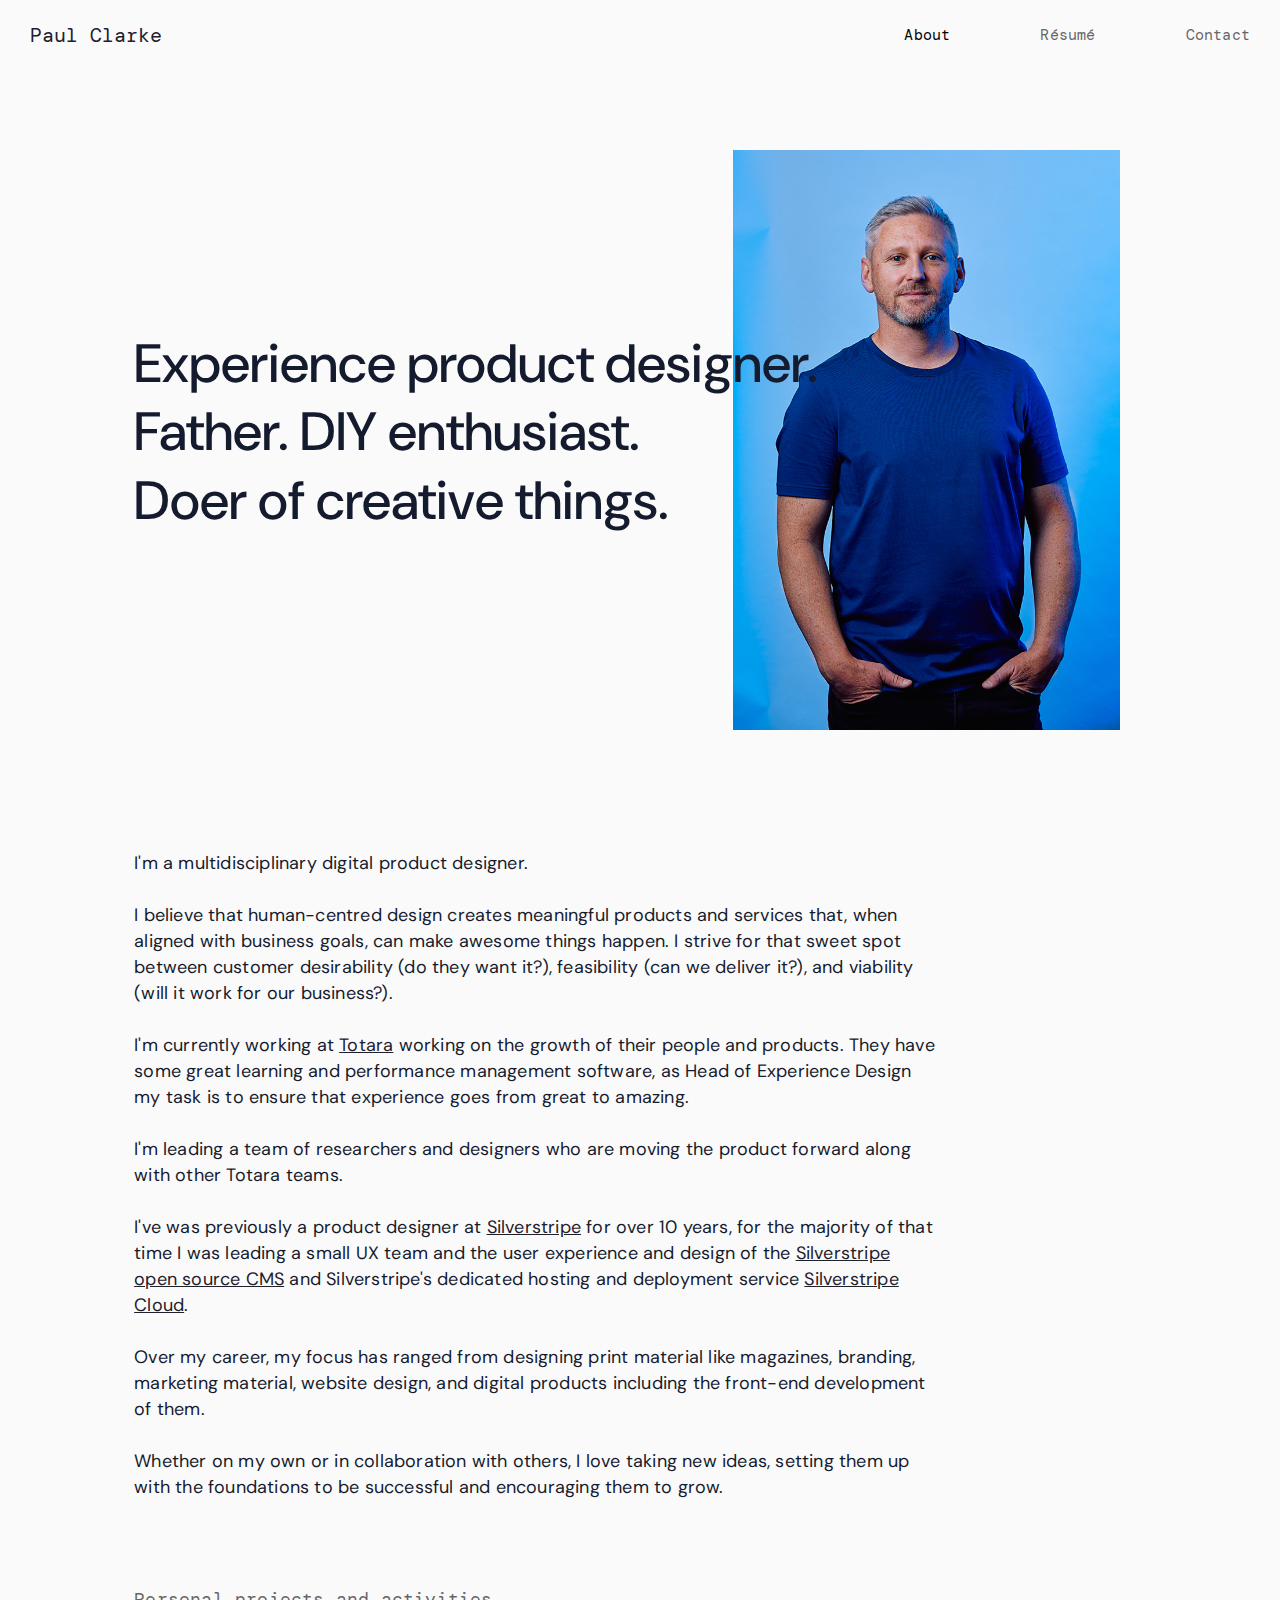
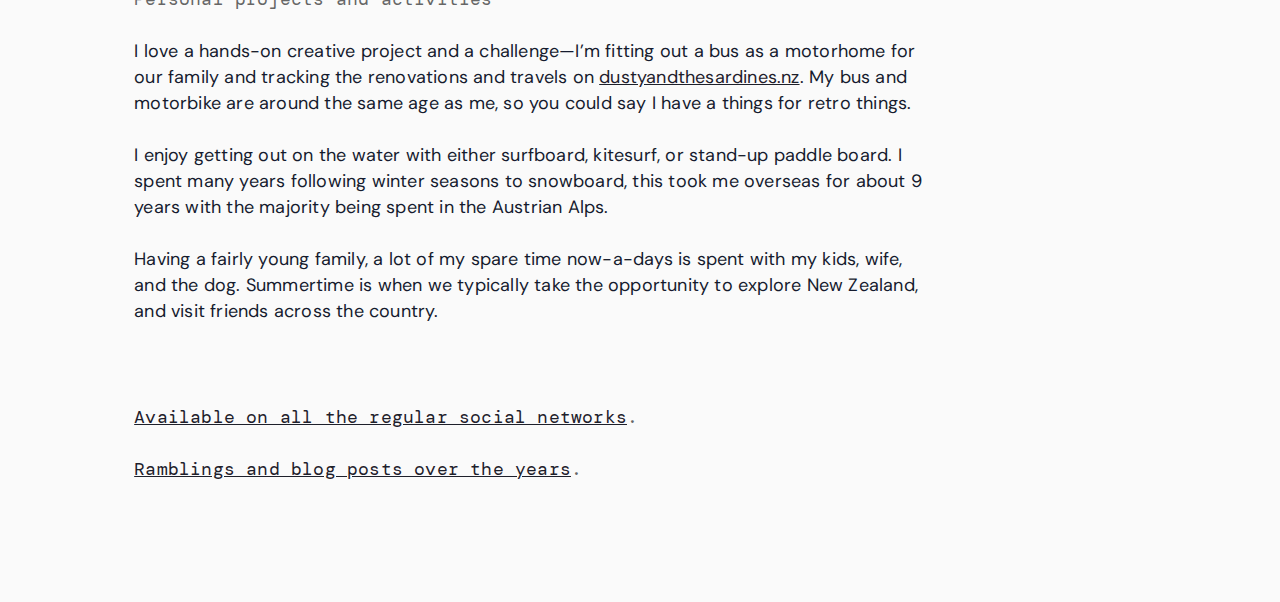
<file: index.html>
<!DOCTYPE html>
<html lang="en-US">
<head>
	<meta http-equiv="Content-Type" content="text/html; charset=UTF-8">
	<meta name="viewport" content="width=device-width, initial-scale=1.0">
	<title>Paul Clarke :: Portfolio</title>

	<!-- Bootstrap core -->
	<script src="https://code.jquery.com/jquery-3.3.1.slim.min.js" integrity="sha384-q8i/X+965DzO0rT7abK41JStQIAqVgRVzpbzo5smXKp4YfRvH+8abtTE1Pi6jizo" crossorigin="anonymous"></script>
	<script src="https://cdnjs.cloudflare.com/ajax/libs/popper.js/1.14.7/umd/popper.min.js" integrity="sha384-UO2eT0CpHqdSJQ6hJty5KVphtPhzWj9WO1clHTMGa3JDZwrnQq4sF86dIHNDz0W1" crossorigin="anonymous"></script>
	<link href="./bootstrap.min.css" rel="stylesheet">
	<script src="https://stackpath.bootstrapcdn.com/bootstrap/4.3.1/js/bootstrap.min.js" integrity="sha384-JjSmVgyd0p3pXB1rRibZUAYoIIy6OrQ6VrjIEaFf/nJGzIxFDsf4x0xIM+B07jRM" crossorigin="anonymous"></script>

	<link rel="stylesheet" href="./style.css" type="text/css" media="all">
	<link rel="stylesheet" href="./frontend.min.css" type="text/css" media="all">
	<!-- <script type="text/javascript" src="./jquery.js" id="jquery-core-js"></script> -->
	<!-- <script data-dapp-detection="">!function(){let e=!1;function n(){if(!e){const n=document.createElement("meta");n.name="dapp-detected",document.head.appendChild(n),e=!0}}if(window.hasOwnProperty("ethereum")){if(window.__disableDappDetectionInsertion=!0,void 0===window.ethereum)return;n()}else{var t=window.ethereum;Object.defineProperty(window,"ethereum",{configurable:!0,enumerable:!1,set:function(e){window.__disableDappDetectionInsertion||n(),t=e},get:function(){if(!window.__disableDappDetectionInsertion){const e=arguments.callee;e&&e.caller&&e.caller.toString&&-1!==e.caller.toString().indexOf("getOwnPropertyNames")||n()}return t}})}}();</script> -->
	<link href="https://fonts.googleapis.com/css2?family=DM+Mono:ital,wght@0,300;0,400;0,500;1,300;1,400;1,500&family=DM+Sans:ital,wght@0,400;0,500;0,700;1,400;1,500;1,700&display=swap" rel="stylesheet">
	<link rel="stylesheet" href="./style-to-clean.css" type="text/css" media="all">
	<link rel="shortcut icon" type="image/png" href="" sizes="32x32">
	<!-- <script async="" src="./js"></script> -->

	<!-- Global site tag (gtag.js) - Google Analytics -->
	<!-- <script async src="https://www.googletagmanager.com/gtag/js?id=G-2R402P5TGT"></script>
	<script>
	  window.dataLayer = window.dataLayer || [];
	  function gtag(){dataLayer.push(arguments);}
	  gtag('js', new Date());

	  gtag('config', 'G-2R402P5TGT');
	</script> -->

	<!-- Google tag (gtag.js) -->
	<script async src="https://www.googletagmanager.com/gtag/js?id=G-PQ7V101BTR"></script>
	<script>
	  window.dataLayer = window.dataLayer || [];
	  function gtag(){dataLayer.push(arguments);}
	  gtag('js', new Date());

	  gtag('config', 'G-PQ7V101BTR');
	</script>

</head>


<body class="home page-template-default page page-id-1117 is-frontend dynamic-mode mejs-semplice-ui" data-post-type="page" data-post-id="1117" data-breakpoint-js="xl" data-new-gr-c-s-check-loaded="14.1015.0" data-gr-ext-installed="">
	<div id="content-holder" data-active-post="1117">
		<div id="content-1117" class="content-container active-content">

			<header class="nav_q18zpjkkx semplice-navbar active-navbar sticky-nav  scroll-to-top" data-cover-transparent="disabled" data-bg-overlay-visibility="visible" data-mobile-fallback="enabled" style="opacity: 1; transform: none;">
				<div class="container" data-nav="logo-left-menu-right">
					<div class="navbar-inner menu-type-text" data-xl-width="12" data-navbar-type="container">
						<div class="logo navbar-left"><a href="./index.html" title="Paul Clarke">Paul Clarke</a></div>
						<!-- Desktop -->
						<nav class="standard navbar-right" data-font="font_wuysgdmxb">
							<ul class="menu">
								<li class="menu-item menu-item-type-custom menu-item-object-custom menu-item-1120 current-menu-item current_page_item"><a href="./index.html"><span>About</span></a></li>
								<!-- <li class="menu-item menu-item-type-custom menu-item-object-custom menu-item-1120"><a href="./work.html"><span>Work</span></a></li> -->
								<li class="menu-item menu-item-type-custom menu-item-object-custom menu-item-1120"><a href="./resume.html"><span>Résumé</span></a></li>
								<!-- <li class="menu-item menu-item-type-post_type menu-item-object-page menu-item-1119"><a href="./blog.html"><span>Blog</span></a></li> -->
								<li class="menu-item menu-item-type-post_type menu-item-object-page menu-item-1119"><a href="./contact.html"><span>Contact</span></a></li>
							</ul>
						</nav>
						<div class="hamburger navbar-right semplice-menu">
							<a class="menu-icon open-menu" data-toggle="collapse" data-target="#overlay-menu" aria-controls="overlay-menu" aria-expanded="false" aria-label="Toggle navigation"><span></span></a>
						</div>
					</div>
				</div>
			</header>
			<div id="overlay-menu" class="collapse navbar-collapse">
				<div class="overlay-menu-inner" data-xl-width="12">
					<nav class="overlay-nav" data-justify="center" data-align="align-middle">
						<ul class="container">
							<li class="menu-item menu-item-type-custom menu-item-object-custom menu-item-1120 current-menu-item current_page_item"><a href="./index.html"><span>About</span></a></li>
							<!-- <li class="menu-item menu-item-type-custom menu-item-object-custom menu-item-1120"><a href="./work.html"><span>Work</span></a></li> -->
							<li class="menu-item menu-item-type-custom menu-item-object-custom menu-item-1120"><a href="./resume.html"><span>Résumé</span></a></li>
							<!-- <li class="menu-item menu-item-type-post_type menu-item-object-page menu-item-1119"><a href="./blog.html"><span>Blog</span></a></li> -->
							<li class="menu-item menu-item-type-post_type menu-item-object-page menu-item-1119"><a href="./contact.html"><span>Contact</span></a></li>
						</ul>
					</nav>
				</div>
			</div>

			<div role="main" class="transition-wrap">
				<div class="sections">

					<section id="section_ses2jw34y" class="content-block reveal" data-column-mode-sm="single" data-column-mode-xs="single" data-sr-id="1" style="; visibility: visible;  -webkit-transform: scale(1); opacity: 1;transform: scale(1); opacity: 1;-webkit-transition: -webkit-transform 0.7s ease-out 0s, opacity 0.7s ease-out 0s; transition: transform 0.7s ease-out 0s, opacity 0.7s ease-out 0s; ">
						<div class="container">
							<div id="row_ff39md21b" class="row">

								<div id="column_qsqqstwaf" class="column spacer-column" data-md-width="0" data-xl-width="1">
									<div class="content-wrapper">
									</div>
								</div>

								<div id="column_lq1cfkpyn" class="column" data-md-width="6" data-xl-width="7">
									<div class="content-wrapper">
										<div id="content_ey6oetuj0" class="column-content" data-module="paragraph">
											<div class="is-content has-lg has-md has-xs">
												<div>
													<h1>
														Experience product designer.
														<br>Father. DIY enthusiast.
														<br>Doer of creative things.</h1>
													</div>
												</div>
											</div>
										</div>
									</div>
									<div id="column_ls0u2rtg8" style="margin-left: -130px;" class="column" data-md-width="6" data-xl-width="4">
										<div class="content-wrapper">
											<div id="content_g9w4pwf5y" class="column-content" data-module="image">
												<div class="ce-image" data-align="left">
													<img class="is-content" src="./Paul Clarke-1000h.jpg" width="667px" height="1000px" alt="Paul Clarke" caption="" data-width="original" data-scaling="no">
												</div>
											</div>
										</div>
									</div>
								</div>
							</div>
						</section>

						<section id="section_a7vfdt03x" class="content-block reveal" data-column-mode-sm="single" data-column-mode-xs="single" data-sr-id="2" style="; visibility: visible;  -webkit-transform: scale(1); opacity: 1;transform: scale(1); opacity: 1;-webkit-transition: -webkit-transform 0.7s ease-out 0s, opacity 0.7s ease-out 0s; transition: transform 0.7s ease-out 0s, opacity 0.7s ease-out 0s; ">
							<div class="container">
								<div id="row_04bjv0f0m" class="row">
									<div id="" class="column spacer-column" data-xl-width="1">
										<div class="content-wrapper">
											<!-- empty column -->
										</div>
									</div>

									<div id="column_y23hkdq99" class="column" data-xl-width="8">
										<div class="content-wrapper">
											<div id="content_z8ui4751p" class="column-content" data-module="paragraph">
												<div class="is-content">
													<div data-content-for="xl">
														<p>I'm a multidisciplinary digital product designer.</p>
														<p>I believe that human-centred design creates meaningful products and services that, when aligned with business goals, can make awesome things happen. I strive for that sweet spot between customer desirability (do they want it?), feasibility (can we deliver it?), and viability (will it work for our business?).</p>
														<p>I'm currently working at <a href="https://www.totaralearning.com/en">Totara</a> working on the growth of their people and products. They have some great learning and performance management software, as Head of Experience Design my task is to ensure that experience goes from great to amazing.</p>
														<p>I'm leading a team of researchers and designers who are moving the product forward along with other Totara teams.</p>
														<p>I've was previously a product designer at <a target="_blank" href="https://www.silverstripe.com/">Silverstripe</a> for over 10 years, for the majority of that time I was leading a small UX team and the user experience and design of the <a href="https://www.silverstripe.org/" target="_blank">Silverstripe open source CMS</a> and Silverstripe's dedicated hosting and deployment service <a href="https://www.silverstripe.com/cloud-hosting/" target="_blank">Silverstripe Cloud</a>.
														<p>Over my career, my focus has ranged from designing print material like magazines, branding, marketing material, website design, and digital products including the front-end development of them.</p>
														<p>Whether on my own or in collaboration with others, I love taking new ideas, setting them up with the foundations to be successful and encouraging them to grow.</p>
															<!-- <p>I've always had a creative side, I've always had an interest in problem solving aspects of design and architectural design web design or product development </p> --> <br><br>

														</div>
													</div>
												</div>
											</div>
										</div>
									</div>
								</div>
							</section>

							<section class="content-block reveal" data-column-mode-sm="single" data-column-mode-xs="single" data-sr-id="3" style="; visibility: visible;  -webkit-transform: scale(1); opacity: 1;transform: scale(1); opacity: 1;-webkit-transition: -webkit-transform 0.7s ease-out 0s, opacity 0.7s ease-out 0s; transition: transform 0.7s ease-out 0s, opacity 0.7s ease-out 0s; ">
								<div class="container">
									<div class="row">
										<div class="column spacer-column" data-xl-width="1">
											<div class="content-wrapper">
												<!-- empty column -->
											</div>
										</div>
										<div class="column" data-xl-width="8">
											<div class="content-wrapper">
												<!-- <div class="is-content">
												<div>
												<p class="section-titles">Product leadership</p>
												<p>One of the main aspects of my role is providing product strategic direction, being cognizant of various audiences and business needs to reach a desired outcome or goal.</p>
												<p>Setting up practices that are actionable and sustainable is key to any direction.</p>
												<br>
												<br>
											</div>
										</div> -->
										<div class="is-content">
											<div>
												<p class="section-titles">Personal projects and activities</p>
												<p>I love a hands-on creative project and a challenge—I’m fitting out a bus as a motorhome for our family and tracking the renovations and travels on <a target="_blank" href="http://dustyandthesardines.nz">dustyandthesardines.nz</a>.
												My bus and motorbike are around the same age as me, so you could say I have a things for retro things.</p>

												<p>I enjoy getting out on the water with either surfboard, kitesurf, or stand-up paddle board. I spent many years following winter seasons to snowboard, this took me overseas for about 9 years with the majority being spent in the Austrian Alps.</p>
												<p>Having a fairly young family, a lot of my spare time now-a-days is spent with my kids, wife, and the dog. Summertime is when we typically take the opportunity to explore New Zealand, and visit friends across the country.</p><!-- <p>Sometimes, I also write about design and user exerience related things <a title="Blog" href="http://clarkepaul.com/blog">on my blog</a>.</p> -->

											</div>
										</div>
									</div>
								</div>
							</div>
						</div>
					</section>

					<section id="section_c01qu8dxp" class="content-block reveal" data-column-mode-sm="single" data-column-mode-xs="single" data-sr-id="3" style="; visibility: visible;  -webkit-transform: scale(1); opacity: 1;transform: scale(1); opacity: 1;-webkit-transition: -webkit-transform 0.7s ease-out 0s, opacity 0.7s ease-out 0s; transition: transform 0.7s ease-out 0s, opacity 0.7s ease-out 0s; ">
						<div class="container">
							<div class="row">
								<div class="column spacer-column" data-xl-width="1">
									<div class="content-wrapper">
										<!-- empty column -->
									</div>
								</div>
								<div class="column" data-xl-width="8">
									<div class="content-wrapper">
										<div class="is-content">
											<div data-content-for="xl">
												<p class="section-titles"><a href="./contact.html">Available on all the regular social networks</a>.</p>

												<p class="section-titles"><a href="./blog.html">Ramblings and blog posts over the years</a>.</p>

											</div>
										</div>
									</div>
								</div>
							</div>
						</div>
					</section>


				</div>
			</div>
		</div>
	</div>


</body>
</html>
</file>
<file: style.css>
body,
.logo {
  font-family: 'DM Mono', monospace;
}
a {
  color: orange;
  text-decoration: underline;
}
.section-titles {
  color: #666666;
  font-family: "DM Mono", serif !important;
  font-size: 1.11111rem;
  line-height: 0.333333rem;
  color: rgb(102, 102, 102);
  margin-bottom: 1.4444444444444em;
}
#column_ls0u2rtg8 {
  position: relative;
  z-index: -1;
}
.navbar-inner a {
  text-decoration: none;
}
.xl p {
  font-weight: 600;
}
.blog h2 > a {
  text-decoration: none;
}
.is-frontend  #overlay-menu {
  transition: opacity .3s;
}
.is-frontend  #overlay-menu.show {
  z-index: 3;
  opacity: 1;
  display: block;
}
.is-frontend  #overlay-menu.show .overlay-menu-inner nav ul li {
  opacity: 1;
}
.overlay-nav {
  font-family: 'DM Mono';
}
.sticky-nav {
  background-color: #FAFAFA;
}
/* Overlay mobile menu */
</file>
<file: style-to-clean.css>
.font_rd6prapul,
[data-font="font_rd6prapul"],
[data-font="font_rd6prapul"] li a,
#content-holder h2,
#content-holder h3,
#content-holder h4 {
	font-family: "DM Sans", sans-serif;
	font-weight: 500;
	font-style: normal;
}
.font_w12s9jkzz,
[data-font="font_w12s9jkzz"],
[data-font="font_w12s9jkzz"] li a,
#content-holder h1 {
	font-family: "DM Sans", sans-serif;
	font-weight: 500;
	font-style: normal;
	font-size: 2.66666rem;
}
.font_y55oviez7,
[data-font="font_y55oviez7"],
[data-font="font_y55oviez7"] li a,
#content-holder p,
#content-holder li {
	font-family: "DM Sans", sans-serif;
	font-weight: 400;
	font-style: normal;
}
#content-holder .overlay-nav li {
	font-family: "DM Mono", serif;
	font-size: 1.1rem;
}
.font_1xnhqtz7k,
[data-font="font_1xnhqtz7k"],
[data-font="font_1xnhqtz7k"] li a {
	font-family: "DM Sans", sans-serif;
	font-weight: 500;
	font-style: italic;
}
.font_wuysgdmxb,
[data-font="font_wuysgdmxb"],
[data-font="font_wuysgdmxb"] li a {
	font-family: "DM Mono", serif;
	font-weight: 400;
	font-style: normal;
}

.container {
	max-width: 1500px;
}
#content-holder h1 { font-size: 3rem;line-height: 3.8rem;letter-spacing: 0rem;}
#content-holder h2 { font-size: 2.4444444444444446rem;line-height: 3rem;letter-spacing: 0.011111111111111112rem;}
#content-holder h3 { font-size: 1.8888888888888888rem;line-height: 2.3333333333333335rem;letter-spacing: 0rem;}
#content-holder h4 { font-size: 1.6666666666666667rem;line-height: 2.111111111111111rem;letter-spacing: 0.016666666666666666rem;}
#content-holder p, #content-holder li { font-size: 1rem;line-height: 1.4444444444444;letter-spacing: 0.011111111111111112rem;}
#content-holder .is-content p { margin-bottom: 1.4444444444444em; }

#customize #custom_7k4l8ioiz p,
#content-holder .custom_7k4l8ioiz { background-color:transparent;color:#000000;text-transform:none;font-family: "Open Sans", Arial, sans-serif;font-weight: 400;font-style: normal;font-size:1rem;line-height:1.6667rem;letter-spacing:0rem;padding:0rem;text-decoration:none;text-decoration-color:#000000;-webkit-text-stroke: 0rem #000000;border-color:#000000;border-width:0rem;border-style:solid; }

@media screen and (min-width: 992px) and (max-width: 1169.98px) {
		#content-holder h1 { font-size: 2.6rem; line-height: 3.6rem; }
		#content-holder h2 { font-size: 2.25rem; line-height: 2.76rem; }
		#content-holder h3 { font-size: 1.81rem; line-height: 2.24rem; }
		#content-holder h4 { font-size: 1.6rem; line-height: 2.03rem; }
		#content-holder h5 { font-size: 1.89rem; line-height: 2.11rem; }
		#content-holder h6 { font-size: 1rem; line-height: 1.67rem; }
}
@media screen and (min-width: 768px) and (max-width: 991.98px) {
		#content-holder h1 { font-size: 2.4rem; line-height: 2.8rem; }
		#content-holder h2 { font-size: 2.15rem; line-height: 2.64rem; }
		#content-holder h3 { font-size: 1.74rem; line-height: 2.15rem; }
		#content-holder h4 { font-size: 1.53rem; line-height: 1.94rem; }
		#content-holder h5 { font-size: 1.89rem; line-height: 2.11rem; }
		#content-holder h6 { font-size: 1rem; line-height: 1.67rem; }
}
@media screen and (min-width: 544px) and (max-width: 767.98px) {
	#content-holder h1 { font-size: 2rem; line-height: 2.4rem; }
	#content-holder h2 { font-size: 2.05rem; line-height: 2.52rem; }
	#content-holder h3 { font-size: 1.7rem; line-height: 2.1rem; }
	#content-holder h4 { font-size: 1.5rem; line-height: 1.9rem; }
	#content-holder h5 { font-size: 1.89rem; line-height: 2.11rem; }
	#content-holder h6 { font-size: 1rem; line-height: 1.67rem; }
}
@media screen and (max-width: 543.98px) {
	#content-holder h1 { font-size: 1.8rem; line-height: 2.4rem; }
	#content-holder h2 { font-size: 1.96rem; line-height: 2.4rem; }
	#content-holder h3 { font-size: 1.66rem; line-height: 2.05rem; }
	#content-holder h4 { font-size: 1.47rem; line-height: 1.86rem; }
	#content-holder h5 { font-size: 1.89rem; line-height: 2.11rem; }
	#content-holder h6 { font-size: 1rem; line-height: 1.67rem; }
}

.project-panel {
	background: #f5f5f5;
	padding: 2.5rem 0rem;
}
.pp-thumbs {
	margin-bottom: -1.666666666666667rem;
}
#content-holder .panel-label, .projectpanel-preview .panel-label {
	color: #000000;
	font-size: 1.777777777777778rem;
	text-transform: none;
	padding-left: 0rem;
	padding-bottom: 1.666666666666667rem;
	text-align: left;
	line-height: 1;
}
.project-panel .pp-title {
	padding: 0.5555555555555556rem 0rem 1.666666666666667rem 0rem;
}
.project-panel .pp-title a {
	color: #000000;
	font-size: 0.7222222222222222rem;
	text-transform: none;
}
.project-panel .pp-title span {
	color: #999999;
	font-size: 0.7222222222222222rem;
	text-transform: none;
}

.is-content { color: #151b2e; }
a { color: #1e202b; text-decoration: underline; }
a:hover { color: #666666; }
#nprogress .bar { background: #7bbcf4; }
.back-to-top a svg { fill: #1e202b; }

#content-1117 #section_ses2jw34y {margin-top: 4.444444444444445rem;}
#content-1117 #content_ey6oetuj0 {padding-top: 10rem;}
.blog #content-1117 #content_ey6oetuj0 {padding-top: 4rem;}
@media screen and (min-width: 768px) and (max-width: 991.98px) {
	#content-1117 #content_ey6oetuj0 {padding-top: 7.222222222222222rem;}
}
@media screen and (min-width: 544px) and (max-width: 767.98px) {
		#content-1117 #content_ey6oetuj0 {padding-top: 0rem;margin-bottom: 4.444444444444445rem;}
		#column_ls0u2rtg8 { margin-left: 0 !important; }
}
@media screen and (max-width: 543.98px) {
	#content-1117 #content_ey6oetuj0 {padding-top: 0rem;margin-bottom: 4.444444444444445rem;}
	#content-1117 #content_ey6oetuj0 .is-content {}
	#column_ls0u2rtg8 { margin-left: 0 !important; }
}
#content-1117 #section_a7vfdt03x {margin-top: 4.444444444444445rem;}
#content-1117 #content_z8ui4751p {margin-top: 2.2222222222222223rem;}
#content-1117 #section_05bh50v4w {margin-top: 4.444444444444445rem;}
#content-1117 #content_qjcv83n1l {margin-top: 2.2222222222222223rem;}
#content-1117 #section_fi1kssden {margin-top: 4.444444444444445rem;margin-bottom: 0rem;}
#content-1117 #content_io3n6sdmn {margin-top: 2.2222222222222223rem;}
#content-1117 #section_c01qu8dxp {margin-top: 4.444444444444445rem;margin-bottom: 6.666666666666667rem;}
#content-1117 #content_5n5daf6hi {margin-top: 2.2222222222222223rem;}
#content-1117 .transition-wrap {background-color: #fafafa;}
.back-to-top a svg { fill: #ffffff; }

.nav_q18zpjkkx .navbar-inner .logo a { color: #1e202b; }
.nav_q18zpjkkx .navbar-inner .logo a { font-size: 1.1111111111111112rem; }
.nav_q18zpjkkx .navbar-inner .hamburger a.menu-icon { height: 14px; width: 24px; background-color: transparent; padding: 0; shadow: none;}
.nav_q18zpjkkx .navbar-inner .hamburger a.menu-icon span { background-color: #000000; margin-top: 7px; height: 2px;}
.nav_q18zpjkkx .navbar-inner .hamburger a.open-menu span::before { transform: translateY(-6px); }
.nav_q18zpjkkx .navbar-inner .hamburger a.open-menu span::after { transform: translateY(6px); }
.nav_q18zpjkkx .navbar-inner .hamburger a.open-menu:hover span::before { transform: translateY(-8px); }
.nav_q18zpjkkx .navbar-inner .hamburger a.open-menu:hover span::after { transform: translateY(8px); }
.nav_q18zpjkkx .navbar-inner nav ul li a span { font-size: 0.8333333333333334rem; }
.nav_q18zpjkkx .navbar-inner nav ul li a span { color: #666666; }
.nav_q18zpjkkx .navbar-inner nav ul li a { padding-left: 2.5rem; }
.nav_q18zpjkkx .navbar-inner nav ul li a { padding-right: 2.5rem; }
.nav_q18zpjkkx .navbar-inner nav ul li a span { text-transform: none; }
.nav_q18zpjkkx .navbar-inner nav ul li a span { border-bottom-width: 0rem; }
.nav_q18zpjkkx .navbar-inner nav ul li a span { border-bottom-color: #1e202b; }
.nav_q18zpjkkx .navbar-inner nav.standard ul { align-items: center; }
.nav_q18zpjkkx .navbar-inner nav ul li a:hover span { border-bottom-color: #1e202b; }
.nav_q18zpjkkx .navbar-inner nav ul li.current-menu-item a span { border-bottom-color: #1e202b; }
.nav_q18zpjkkx .navbar-inner nav ul li.current_page_item a span { border-bottom-color: #1e202b; }
[data-post-type="project"] .navbar-inner nav ul li.portfolio-grid a span, [data-post-type="post"] .navbar-inner nav ul li.blog-overview a span { border-bottom-color: #1e202b; }

@media screen and (min-width: 992px) and (max-width: 1169.98px) {
	.nav_q18zpjkkx .navbar-inner .hamburger a.menu-icon { height: 14px; }
	.nav_q18zpjkkx .navbar-inner .hamburger a.menu-icon span { margin-top: 7px; }
}
@media screen and (min-width: 768px) and (max-width: 991.98px) {
	.nav_q18zpjkkx .navbar-inner .hamburger a.menu-icon { height: 14px; }
	.nav_q18zpjkkx .navbar-inner .hamburger a.menu-icon span { margin-top: 7px; }
}
@media screen and (min-width: 544px) and (max-width: 767.98px) {
	.nav_q18zpjkkx .navbar-inner .hamburger a.menu-icon { height: 14px; }
	.nav_q18zpjkkx .navbar-inner .hamburger a.menu-icon span { margin-top: 7px; }
}
@media screen and (max-width: 543.98px) {
	.nav_q18zpjkkx .navbar-inner .hamburger a.menu-icon { height: 14px; }
	.nav_q18zpjkkx .navbar-inner .hamburger a.menu-icon span { margin-top: 7px; }
}
html{ margin-top:0px!important; }
</file>
<file: frontend.min.css>
.admin-container,.container{max-width:1230px;width:100%}body,html,pre{color:#292a2c;word-wrap:break-word}#content [data-valign=center] .container .spacer-column,#content [data-valign=top] .container .spacer-column,#content [data-valign=bottom] .container .spacer-column,#content-holder [data-valign=center] .container .spacer-column,#content-holder [data-valign=top] .container .spacer-column,#content-holder [data-valign=bottom] .container .spacer-column{align-self:stretch}#superContainer,.pswp{-ms-touch-action:none}.flickity-enabled.is-draggable,.fp-controlArrow{-webkit-user-select:none;-moz-user-select:none;-ms-user-select:none}.pswp,html{-webkit-text-size-adjust:100%}a,abbr,acronym,address,applet,article,aside,audio,b,big,blockquote,body,canvas,caption,center,cite,code,dd,del,details,dfn,div,dl,dt,em,embed,fieldset,figcaption,figure,footer,form,h1,h2,h3,h4,h5,h6,header,hgroup,html,i,iframe,img,ins,kbd,label,legend,li,mark,menu,nav,object,ol,output,p,pre,q,ruby,s,samp,section,small,span,strike,strong,sub,summary,sup,table,tbody,td,tfoot,th,thead,time,tr,tt,u,ul,var,video{margin:0;padding:0;border:0;font:inherit;vertical-align:baseline}address,cite,em,q,var{font-style:italic}dl dt,h1,h2,h3,h4,h5,h6,strong{font-weight:700}article,aside,details,figcaption,figure,footer,header,hgroup,menu,nav,section{display:block}blockquote,q{quotes:none}blockquote:after,blockquote:before,q:after,q:before{content:'';content:none}table{border-collapse:collapse;border-spacing:0}.admin-container,.container,.container-fluid{margin-right:auto;margin-left:auto;padding:0 1.66667rem}.admin-row,.grid-row,.row{display:flex;margin-left:-.83333rem;margin-right:-.83333rem}@media screen and (min-width:768px) and (max-width:991.98px){.admin-container,.container,.container-fluid{padding:0 1.11111rem}}@media screen and (max-width:543.98px){.admin-container,.container,.container-fluid{padding:0 1.11111rem}}.container{display:flex;flex-wrap:wrap}.grid-row,.row{flex:auto;flex-direction:row;flex-wrap:wrap;width:100%}.admin-container{padding:0 1.66667rem}.admin-row{flex:0 1 auto;flex-direction:row;flex-wrap:wrap}.admin-column,.column,.grid-column{padding-left:.83333rem;padding-right:.83333rem}.remove-gutter,.remove-gutter .column,.remove-gutter .grid-column{padding:0}.remove-gutter .row{margin:0}address,dl,ol,ul{margin-bottom:1.66667rem}[data-breakpoint=xs] [data-xs-width='1']{width:calc(100% / 12 * 1);max-width:calc(100% / 12 * 1);flex:0 0 auto;flex-basis:calc(100% / 12 * 1)}[data-breakpoint=xs] [data-xs-width='2']{width:calc(100% / 12 * 2);max-width:calc(100% / 12 * 2);flex:0 0 auto;flex-basis:calc(100% / 12 * 2)}[data-breakpoint=xs] [data-xs-width='3']{width:calc(100% / 12 * 3);max-width:calc(100% / 12 * 3);flex:0 0 auto;flex-basis:calc(100% / 12 * 3)}[data-breakpoint=xs] [data-xs-width='4']{width:calc(100% / 12 * 4);max-width:calc(100% / 12 * 4);flex:0 0 auto;flex-basis:calc(100% / 12 * 4)}[data-breakpoint=xs] [data-xs-width='5']{width:calc(100% / 12 * 5);max-width:calc(100% / 12 * 5);flex:0 0 auto;flex-basis:calc(100% / 12 * 5)}[data-breakpoint=xs] [data-xs-width='6']{width:calc(100% / 12 * 6);max-width:calc(100% / 12 * 6);flex:0 0 auto;flex-basis:calc(100% / 12 * 6)}[data-breakpoint=xs] [data-xs-width='7']{width:calc(100% / 12 * 7);max-width:calc(100% / 12 * 7);flex:0 0 auto;flex-basis:calc(100% / 12 * 7)}[data-breakpoint=xs] [data-xs-width='8']{width:calc(100% / 12 * 8);max-width:calc(100% / 12 * 8);flex:0 0 auto;flex-basis:calc(100% / 12 * 8)}[data-breakpoint=xs] [data-xs-width='9']{width:calc(100% / 12 * 9);max-width:calc(100% / 12 * 9);flex:0 0 auto;flex-basis:calc(100% / 12 * 9)}[data-breakpoint=xs] [data-xs-width='10']{width:calc(100% / 12 * 10);max-width:calc(100% / 12 * 10);flex:0 0 auto;flex-basis:calc(100% / 12 * 10)}[data-breakpoint=xs] [data-xs-width='11']{width:calc(100% / 12 * 11);max-width:calc(100% / 12 * 11);flex:0 0 auto;flex-basis:calc(100% / 12 * 11)}[data-breakpoint=xs] [data-xs-width='12']{width:calc(100% / 12 * 12);max-width:calc(100% / 12 * 12);flex:0 0 auto;flex-basis:calc(100% / 12 * 12)}[data-breakpoint=xs] [data-column-mode-xs=single] .column,[data-breakpoint=xs] [data-column-mode-xs=single] .masonry-item{width:100%;max-width:100%;flex:0 0 auto;flex-basis:100%}[data-breakpoint=sm] [data-sm-width='1']{width:calc(100% / 12 * 1);max-width:calc(100% / 12 * 1);flex:0 0 auto;flex-basis:calc(100% / 12 * 1)}[data-breakpoint=sm] [data-sm-width='2']{width:calc(100% / 12 * 2);max-width:calc(100% / 12 * 2);flex:0 0 auto;flex-basis:calc(100% / 12 * 2)}[data-breakpoint=sm] [data-sm-width='3']{width:calc(100% / 12 * 3);max-width:calc(100% / 12 * 3);flex:0 0 auto;flex-basis:calc(100% / 12 * 3)}[data-breakpoint=sm] [data-sm-width='4']{width:calc(100% / 12 * 4);max-width:calc(100% / 12 * 4);flex:0 0 auto;flex-basis:calc(100% / 12 * 4)}[data-breakpoint=sm] [data-sm-width='5']{width:calc(100% / 12 * 5);max-width:calc(100% / 12 * 5);flex:0 0 auto;flex-basis:calc(100% / 12 * 5)}[data-breakpoint=sm] [data-sm-width='6']{width:calc(100% / 12 * 6);max-width:calc(100% / 12 * 6);flex:0 0 auto;flex-basis:calc(100% / 12 * 6)}[data-breakpoint=sm] [data-sm-width='7']{width:calc(100% / 12 * 7);max-width:calc(100% / 12 * 7);flex:0 0 auto;flex-basis:calc(100% / 12 * 7)}[data-breakpoint=sm] [data-sm-width='8']{width:calc(100% / 12 * 8);max-width:calc(100% / 12 * 8);flex:0 0 auto;flex-basis:calc(100% / 12 * 8)}[data-breakpoint=sm] [data-sm-width='9']{width:calc(100% / 12 * 9);max-width:calc(100% / 12 * 9);flex:0 0 auto;flex-basis:calc(100% / 12 * 9)}[data-breakpoint=sm] [data-sm-width='10']{width:calc(100% / 12 * 10);max-width:calc(100% / 12 * 10);flex:0 0 auto;flex-basis:calc(100% / 12 * 10)}[data-breakpoint=sm] [data-sm-width='11']{width:calc(100% / 12 * 11);max-width:calc(100% / 12 * 11);flex:0 0 auto;flex-basis:calc(100% / 12 * 11)}[data-breakpoint=sm] [data-sm-width='12']{width:calc(100% / 12 * 12);max-width:calc(100% / 12 * 12);flex:0 0 auto;flex-basis:calc(100% / 12 * 12)}[data-breakpoint=sm] [data-column-mode-sm=single] .column,[data-breakpoint=sm] [data-column-mode-sm=single] .masonry-item{width:100%;max-width:100%;flex:0 0 auto;flex-basis:100%}[data-breakpoint=md] [data-md-width='1'],[data-breakpoint=lg] [data-lg-width='1'],[data-breakpoint=xl] [data-xl-width='1'],[data-xl-width='1']{width:calc(100% / 12 * 1);max-width:calc(100% / 12 * 1);flex:0 0 auto;flex-basis:calc(100% / 12 * 1)}[data-breakpoint=md] [data-md-width='2'],[data-breakpoint=lg] [data-lg-width='2'],[data-breakpoint=xl] [data-xl-width='2'],[data-xl-width='2']{width:calc(100% / 12 * 2);max-width:calc(100% / 12 * 2);flex:0 0 auto;flex-basis:calc(100% / 12 * 2)}[data-breakpoint=md] [data-md-width='3'],[data-breakpoint=lg] [data-lg-width='3'],[data-breakpoint=xl] [data-xl-width='3'],[data-xl-width='3']{width:calc(100% / 12 * 3);max-width:calc(100% / 12 * 3);flex:0 0 auto;flex-basis:calc(100% / 12 * 3)}[data-breakpoint=md] [data-md-width='4'],[data-breakpoint=lg] [data-lg-width='4'],[data-breakpoint=xl] [data-xl-width='4'],[data-xl-width='4']{width:calc(100% / 12 * 4);max-width:calc(100% / 12 * 4);flex:0 0 auto;flex-basis:calc(100% / 12 * 4)}[data-breakpoint=md] [data-md-width='5'],[data-breakpoint=lg] [data-lg-width='5'],[data-breakpoint=xl] [data-xl-width='5'],[data-xl-width='5']{width:calc(100% / 12 * 5);max-width:calc(100% / 12 * 5);flex:0 0 auto;flex-basis:calc(100% / 12 * 5)}[data-breakpoint=md] [data-md-width='6'],[data-breakpoint=lg] [data-lg-width='6'],[data-breakpoint=xl] [data-xl-width='6'],[data-xl-width='6']{width:calc(100% / 12 * 6);max-width:calc(100% / 12 * 6);flex:0 0 auto;flex-basis:calc(100% / 12 * 6)}[data-breakpoint=md] [data-md-width='7'],[data-breakpoint=lg] [data-lg-width='7'],[data-breakpoint=xl] [data-xl-width='7'],[data-xl-width='7']{width:calc(100% / 12 * 7);max-width:calc(100% / 12 * 7);flex:0 0 auto;flex-basis:calc(100% / 12 * 7)}[data-breakpoint=md] [data-md-width='8'],[data-breakpoint=lg] [data-lg-width='8'],[data-breakpoint=xl] [data-xl-width='8'],[data-xl-width='8']{width:calc(100% / 12 * 8);max-width:calc(100% / 12 * 8);flex:0 0 auto;flex-basis:calc(100% / 12 * 8)}[data-breakpoint=md] [data-md-width='9'],[data-breakpoint=lg] [data-lg-width='9'],[data-breakpoint=xl] [data-xl-width='9'],[data-xl-width='9']{width:calc(100% / 12 * 9);max-width:calc(100% / 12 * 9);flex:0 0 auto;flex-basis:calc(100% / 12 * 9)}[data-breakpoint=md] [data-md-width='10'],[data-breakpoint=lg] [data-lg-width='10'],[data-breakpoint=xl] [data-xl-width='10'],[data-xl-width='10']{width:calc(100% / 12 * 10);max-width:calc(100% / 12 * 10);flex:0 0 auto;flex-basis:calc(100% / 12 * 10)}[data-breakpoint=md] [data-md-width='11'],[data-breakpoint=lg] [data-lg-width='11'],[data-breakpoint=xl] [data-xl-width='11'],[data-xl-width='11']{width:calc(100% / 12 * 11);max-width:calc(100% / 12 * 11);flex:0 0 auto;flex-basis:calc(100% / 12 * 11)}[data-breakpoint=md] [data-md-width='12'],[data-breakpoint=lg] [data-lg-width='12'],[data-breakpoint=xl] [data-xl-width='12'],[data-xl-width='12']{width:calc(100% / 12 * 12);max-width:calc(100% / 12 * 12);flex:0 0 auto;flex-basis:calc(100% / 12 * 12)}@media screen and (min-width:992px) and (max-width:1169.98px){[data-lg-width='1']{width:calc(100% / 12 * 1);max-width:calc(100% / 12 * 1);flex:0 0 auto;flex-basis:calc(100% / 12 * 1)}[data-lg-width='2']{width:calc(100% / 12 * 2);max-width:calc(100% / 12 * 2);flex:0 0 auto;flex-basis:calc(100% / 12 * 2)}[data-lg-width='3']{width:calc(100% / 12 * 3);max-width:calc(100% / 12 * 3);flex:0 0 auto;flex-basis:calc(100% / 12 * 3)}[data-lg-width='4']{width:calc(100% / 12 * 4);max-width:calc(100% / 12 * 4);flex:0 0 auto;flex-basis:calc(100% / 12 * 4)}[data-lg-width='5']{width:calc(100% / 12 * 5);max-width:calc(100% / 12 * 5);flex:0 0 auto;flex-basis:calc(100% / 12 * 5)}[data-lg-width='6']{width:calc(100% / 12 * 6);max-width:calc(100% / 12 * 6);flex:0 0 auto;flex-basis:calc(100% / 12 * 6)}[data-lg-width='7']{width:calc(100% / 12 * 7);max-width:calc(100% / 12 * 7);flex:0 0 auto;flex-basis:calc(100% / 12 * 7)}[data-lg-width='8']{width:calc(100% / 12 * 8);max-width:calc(100% / 12 * 8);flex:0 0 auto;flex-basis:calc(100% / 12 * 8)}[data-lg-width='9']{width:calc(100% / 12 * 9);max-width:calc(100% / 12 * 9);flex:0 0 auto;flex-basis:calc(100% / 12 * 9)}[data-lg-width='10']{width:calc(100% / 12 * 10);max-width:calc(100% / 12 * 10);flex:0 0 auto;flex-basis:calc(100% / 12 * 10)}[data-lg-width='11']{width:calc(100% / 12 * 11);max-width:calc(100% / 12 * 11);flex:0 0 auto;flex-basis:calc(100% / 12 * 11)}[data-lg-width='12']{width:calc(100% / 12 * 12);max-width:calc(100% / 12 * 12);flex:0 0 auto;flex-basis:calc(100% / 12 * 12)}}@media screen and (min-width:768px) and (max-width:991.98px){[data-md-width='1']{width:calc(100% / 12 * 1);max-width:calc(100% / 12 * 1);flex:0 0 auto;flex-basis:calc(100% / 12 * 1)}[data-md-width='2']{width:calc(100% / 12 * 2);max-width:calc(100% / 12 * 2);flex:0 0 auto;flex-basis:calc(100% / 12 * 2)}[data-md-width='3']{width:calc(100% / 12 * 3);max-width:calc(100% / 12 * 3);flex:0 0 auto;flex-basis:calc(100% / 12 * 3)}[data-md-width='4']{width:calc(100% / 12 * 4);max-width:calc(100% / 12 * 4);flex:0 0 auto;flex-basis:calc(100% / 12 * 4)}[data-md-width='5']{width:calc(100% / 12 * 5);max-width:calc(100% / 12 * 5);flex:0 0 auto;flex-basis:calc(100% / 12 * 5)}[data-md-width='6']{width:calc(100% / 12 * 6);max-width:calc(100% / 12 * 6);flex:0 0 auto;flex-basis:calc(100% / 12 * 6)}[data-md-width='7']{width:calc(100% / 12 * 7);max-width:calc(100% / 12 * 7);flex:0 0 auto;flex-basis:calc(100% / 12 * 7)}[data-md-width='8']{width:calc(100% / 12 * 8);max-width:calc(100% / 12 * 8);flex:0 0 auto;flex-basis:calc(100% / 12 * 8)}[data-md-width='9']{width:calc(100% / 12 * 9);max-width:calc(100% / 12 * 9);flex:0 0 auto;flex-basis:calc(100% / 12 * 9)}[data-md-width='10']{width:calc(100% / 12 * 10);max-width:calc(100% / 12 * 10);flex:0 0 auto;flex-basis:calc(100% / 12 * 10)}[data-md-width='11']{width:calc(100% / 12 * 11);max-width:calc(100% / 12 * 11);flex:0 0 auto;flex-basis:calc(100% / 12 * 11)}[data-md-width='12']{width:calc(100% / 12 * 12);max-width:calc(100% / 12 * 12);flex:0 0 auto;flex-basis:calc(100% / 12 * 12)}}body,html{font-size:18px;line-height:1.66667;font-family:'Open Sans',Arial,sans-serif;box-sizing:border-box;width:100%;min-height:100%;-webkit-font-smoothing:antialiased;-moz-osx-font-smoothing:grayscale}code,kbd,pre,tt{border:1px solid #e6e6e6;font-family:"Courier New",monospace!important}@media screen and (min-width:544px) and (max-width:767.98px){[data-sm-width='1']{width:calc(100% / 12 * 1);max-width:calc(100% / 12 * 1);flex:0 0 auto;flex-basis:calc(100% / 12 * 1)}[data-sm-width='2']{width:calc(100% / 12 * 2);max-width:calc(100% / 12 * 2);flex:0 0 auto;flex-basis:calc(100% / 12 * 2)}[data-sm-width='3']{width:calc(100% / 12 * 3);max-width:calc(100% / 12 * 3);flex:0 0 auto;flex-basis:calc(100% / 12 * 3)}[data-sm-width='4']{width:calc(100% / 12 * 4);max-width:calc(100% / 12 * 4);flex:0 0 auto;flex-basis:calc(100% / 12 * 4)}[data-sm-width='5']{width:calc(100% / 12 * 5);max-width:calc(100% / 12 * 5);flex:0 0 auto;flex-basis:calc(100% / 12 * 5)}[data-sm-width='6']{width:calc(100% / 12 * 6);max-width:calc(100% / 12 * 6);flex:0 0 auto;flex-basis:calc(100% / 12 * 6)}[data-sm-width='7']{width:calc(100% / 12 * 7);max-width:calc(100% / 12 * 7);flex:0 0 auto;flex-basis:calc(100% / 12 * 7)}[data-sm-width='8']{width:calc(100% / 12 * 8);max-width:calc(100% / 12 * 8);flex:0 0 auto;flex-basis:calc(100% / 12 * 8)}[data-sm-width='9']{width:calc(100% / 12 * 9);max-width:calc(100% / 12 * 9);flex:0 0 auto;flex-basis:calc(100% / 12 * 9)}[data-sm-width='10']{width:calc(100% / 12 * 10);max-width:calc(100% / 12 * 10);flex:0 0 auto;flex-basis:calc(100% / 12 * 10)}[data-sm-width='11']{width:calc(100% / 12 * 11);max-width:calc(100% / 12 * 11);flex:0 0 auto;flex-basis:calc(100% / 12 * 11)}[data-sm-width='12']{width:calc(100% / 12 * 12);max-width:calc(100% / 12 * 12);flex:0 0 auto;flex-basis:calc(100% / 12 * 12)}[data-column-mode-sm=single] .column,[data-column-mode-sm=single] .masonry-item{width:100%;max-width:100%;flex:0 0 auto;flex-basis:100%}body,html{line-height:1.55556}}@media screen and (max-width:543.98px){[data-xs-width='1']{width:calc(100% / 12 * 1);max-width:calc(100% / 12 * 1);flex:0 0 auto;flex-basis:calc(100% / 12 * 1)}[data-xs-width='2']{width:calc(100% / 12 * 2);max-width:calc(100% / 12 * 2);flex:0 0 auto;flex-basis:calc(100% / 12 * 2)}[data-xs-width='3']{width:calc(100% / 12 * 3);max-width:calc(100% / 12 * 3);flex:0 0 auto;flex-basis:calc(100% / 12 * 3)}[data-xs-width='4']{width:calc(100% / 12 * 4);max-width:calc(100% / 12 * 4);flex:0 0 auto;flex-basis:calc(100% / 12 * 4)}[data-xs-width='5']{width:calc(100% / 12 * 5);max-width:calc(100% / 12 * 5);flex:0 0 auto;flex-basis:calc(100% / 12 * 5)}[data-xs-width='6']{width:calc(100% / 12 * 6);max-width:calc(100% / 12 * 6);flex:0 0 auto;flex-basis:calc(100% / 12 * 6)}[data-xs-width='7']{width:calc(100% / 12 * 7);max-width:calc(100% / 12 * 7);flex:0 0 auto;flex-basis:calc(100% / 12 * 7)}[data-xs-width='8']{width:calc(100% / 12 * 8);max-width:calc(100% / 12 * 8);flex:0 0 auto;flex-basis:calc(100% / 12 * 8)}[data-xs-width='9']{width:calc(100% / 12 * 9);max-width:calc(100% / 12 * 9);flex:0 0 auto;flex-basis:calc(100% / 12 * 9)}[data-xs-width='10']{width:calc(100% / 12 * 10);max-width:calc(100% / 12 * 10);flex:0 0 auto;flex-basis:calc(100% / 12 * 10)}[data-xs-width='11']{width:calc(100% / 12 * 11);max-width:calc(100% / 12 * 11);flex:0 0 auto;flex-basis:calc(100% / 12 * 11)}[data-xs-width='12']{width:calc(100% / 12 * 12);max-width:calc(100% / 12 * 12);flex:0 0 auto;flex-basis:calc(100% / 12 * 12)}[data-column-mode-xs=single] .column,[data-column-mode-xs=single] .masonry-item{width:100%;max-width:100%;flex:0 0 auto;flex-basis:100%}body,html{line-height:1.55556}.semplice-navbar .hamburger img,.semplice-navbar .hamburger svg,.semplice-navbar .logo img,.semplice-navbar .logo svg,.semplice-navbar nav img,.semplice-navbar nav svg{max-width:100%}}*,:after,:before{box-sizing:inherit}body{overflow-y:scroll;overflow-x:hidden}a{transition:all .2s linear;-moz-transition:all .2s linear;-webkit-transition:all .2s linear;-o-transition:all .2s linear;text-decoration:none;color:#1573dd}a:hover{color:#000}ol,ul{margin-left:48px}ol ol,ol ul,ul ol,ul ul{margin-left:1.66667rem;margin-bottom:0}ol{list-style:decimal}ul{list-style:disc}#comments .comments li,#comments .comments ol,#comments .comments ol li,#content .pg-category-filter ul li,#content-holder .pg-category-filter ul li,#overlay-menu .overlay-menu-inner nav ul li,.flickity-page-dots,.semplice-navbar ul{list-style:none}dl dd{margin-left:.83333rem}address:last-child,dl:last-child{margin-bottom:0}abbr,acronym{cursor:help;border-bottom:1px dotted #000}code,kbd,pre,tt{padding:5px;font-size:.88889rem}sub,sup{font-size:75%;line-height:0;position:relative;vertical-align:baseline}sub{bottom:-.25em}sup{top:-.5em}pre{font-size:.89pxrem;margin:20px 0;overflow:auto;padding:20px;white-space:pre-wrap;line-height:26px}input,select,textarea{height:40px;font-size:14px;line-height:normal;color:#000;margin:0;background:#fff;width:100%;padding:0 10px;text-align:left;-webkit-appearance:none;-moz-appearance:none;appearance:none}textarea{height:160px;line-height:26px;padding-top:5px}input[type=number]{-moz-appearance:textfield}input[type=number]::-webkit-inner-spin-button,input[type=number]::-webkit-outer-spin-button{-webkit-appearance:none;margin:0}.select-box{width:100%;overflow:hidden;position:relative;border-radius:2px;border-bottom:1px solid #d8d8d8;background-color:#fff;height:40px}.select-box .sb-arrow{width:50px;height:40px;position:absolute;right:0;top:0;background-image:url(../images/admin/select_box_arrow.png);background-size:50px 40px;background-position:right center;background-repeat:no-repeat;pointer-events:none}.select-box select{width:130%;background:0 0;border:none;box-shadow:none;padding:0 10px!important;color:#000}.select-box select:focus,.select-box select:hover{color:#000}input,input[type=text],textarea{border:1px solid #eaeaea;border-radius:2px;color:#000;transition:all .15s linear;-moz-transition:all .15s linear;-webkit-transition:all .15s linear;-o-transition:all .15s linear}input:focus,input[type=text]:focus,select:focus,textarea:focus{outline:0!important;box-shadow:none!important;border-color:transparent}select:-moz-focusring{color:transparent;text-shadow:0 0 0 #000}input:focus,input[type=text]:focus,textarea:focus{border:1px solid #bbb;color:#000}input:hover,textarea:hover{border:1px solid #bbb}select{border:none;border-bottom:1px solid #d8d8d8}input::-webkit-input-placeholder,textarea::-webkit-input-placeholder{color:#b3b3b3;opacity:1!important}input::-moz-placeholder,textarea::-moz-placeholder{color:#b3b3b3;opacity:1!important}input:-ms-input-placeholder,textarea:-ms-input-placeholder{color:#b3b3b3;opacity:1!important}input:-moz-placeholder,textarea:-ms-input-placeholder{color:#b3b3b3;opacity:1!important}.is-content blockquote,.is-content h1,.is-content h2,.is-content h3,.is-content h4,.is-content h5,.is-content h6,.is-content p{margin-bottom:1.66667rem}#content-holder .is-content p:last-child,h1:last-child,h2:last-child,h3:last-child,h4:last-child,h5:last-child,h6:last-child,p:last-child{margin-bottom:0}p{font-size:1rem} h1, .h1 {font-size:2.33333rem;line-height:3rem}h2, .h2 {font-size:2rem;line-height:2.66667rem}h3{font-size:1.55556rem;line-height:2.22222rem} h4, .h4 {font-size:1.33333rem;line-height:2rem}h5, .h5{font-size:1.11111rem;line-height:1.77778rem}h6{font-size:1rem;line-height:1.66667rem}.bold,.bold_italic,.regular,.regular_italic,[data-font=regular],[data-font=regular] li a,[data-font=regular_italic],[data-font=regular_italic] li a,[data-font=bold],[data-font=bold] li a,[data-font=bold_italic],[data-font=bold_italic] li a{font-family:'Open Sans',Arial,sans-serif}#comments .comments .comment .comment-meta,.serif_bold,.serif_bold_italic,.serif_regular,.serif_regular_italic,[data-font=serif_regular],[data-font=serif_regular] li a,[data-font=serif_regular_italic],[data-font=serif_regular_italic] li a,[data-font=serif_bold],[data-font=serif_bold] li a,[data-font=serif_bold_italic],[data-font=serif_bold_italic] li a{font-family:Lora,Times,sans-serif}.regular,.regular_italic,.serif_regular,.serif_regular_italic,[data-font=regular],[data-font=regular] li a,[data-font=regular_italic],[data-font=regular_italic] li a,[data-font=serif_regular],[data-font=serif_regular] li a,[data-font=serif_regular_italic],[data-font=serif_regular_italic] li a{font-weight:400}.bold,.bold_italic,.serif_bold,.serif_bold_italic,[data-font=bold],[data-font=bold] li a,[data-font=bold_italic],[data-font=bold_italic] li a,[data-font=serif_bold],[data-font=serif_bold] li a,[data-font=serif_bold_italic],[data-font=serif_bold_italic] li a{font-weight:700}.bold,.regular,[data-font=regular],[data-font=regular] li a,[data-font=bold],[data-font=bold] li a{font-style:normal}.bold_italic,.post .wp-caption,.regular_italic,.serif_bold_italic,.serif_regular_italic,[data-font=regular_italic],[data-font=regular_italic] li a,[data-font=bold_italic],[data-font=bold_italic] li a,[data-font=serif_regular_italic],[data-font=serif_regular_italic] li a,[data-font=serif_bold_italic],[data-font=serif_bold_italic] li a{font-style:italic}.semplice-navbar{width:100%;;height:3.88889rem;position:absolute;z-index:120}.semplice-navbar ul{margin:0}.semplice-navbar .container,.semplice-navbar .container-fluid{height:100%;width:auto;display:block}.semplice-navbar .container-fluid{padding:0}.semplice-navbar .navbar-inner{height:100%;position:relative;background-color:transparent;}.semplice-navbar .hamburger,.semplice-navbar .logo,.semplice-navbar nav{position:absolute;height:100%;line-height:1}.semplice-navbar .hamburger img,.semplice-navbar .hamburger svg,.semplice-navbar .logo img,.semplice-navbar .logo svg,.semplice-navbar nav img,.semplice-navbar nav svg{width:5.55556rem;height:auto}@media screen and (min-width:768px) and (max-width:991.98px){.semplice-navbar .hamburger img,.semplice-navbar .hamburger svg,.semplice-navbar .logo img,.semplice-navbar .logo svg,.semplice-navbar nav img,.semplice-navbar nav svg{max-width:100%}}@media screen and (min-width:544px) and (max-width:767.98px){.semplice-navbar .hamburger img,.semplice-navbar .hamburger svg,.semplice-navbar .logo img,.semplice-navbar .logo svg,.semplice-navbar nav img,.semplice-navbar nav svg{max-width:100%}}.semplice-navbar .hamburger{z-index:1;top:0}.semplice-navbar .logo a{color:#000}.semplice-navbar [data-nav=logo-left-menu-right] .logo,.semplice-navbar [data-nav=logo-left-menu-left] .logo,.semplice-navbar [data-nav=logo-right-menu-left] .logo,.semplice-navbar [data-nav=logo-right-menu-right] .logo,.semplice-navbar [data-nav=logo-middle-menu-stacked] .logo,.semplice-navbar [data-nav=logo-middle-menu-sides] .logo,.semplice-navbar [data-nav=logo-middle-menu-corners] .logo{display:flex;align-items:center;left:0}.semplice-navbar [data-nav=logo-left-menu-right] .logo a,.semplice-navbar [data-nav=logo-left-menu-left] .logo a,.semplice-navbar [data-nav=logo-right-menu-left] .logo a,.semplice-navbar [data-nav=logo-right-menu-right] .logo a,.semplice-navbar [data-nav=logo-middle-menu-stacked] .logo a,.semplice-navbar [data-nav=logo-middle-menu-sides] .logo a,.semplice-navbar [data-nav=logo-middle-menu-corners] .logo a{font-size:1.22222rem;transition:none;-moz-transition:none;-webkit-transition:none;-o-transition:none}.semplice-navbar [data-nav=logo-left-menu-right] div.menu,.semplice-navbar [data-nav=logo-left-menu-left] div.menu,.semplice-navbar [data-nav=logo-right-menu-left] div.menu,.semplice-navbar [data-nav=logo-right-menu-right] div.menu,.semplice-navbar [data-nav=logo-middle-menu-stacked] div.menu,.semplice-navbar [data-nav=logo-middle-menu-sides] div.menu,.semplice-navbar [data-nav=logo-middle-menu-corners] div.menu{height:100%}.semplice-navbar [data-nav=logo-left-menu-right] nav,.semplice-navbar [data-nav=logo-left-menu-left] nav,.semplice-navbar [data-nav=logo-right-menu-left] nav,.semplice-navbar [data-nav=logo-right-menu-right] nav,.semplice-navbar [data-nav=logo-middle-menu-stacked] nav,.semplice-navbar [data-nav=logo-middle-menu-sides] nav,.semplice-navbar [data-nav=logo-middle-menu-corners] nav{display:none;right:0;text-align:right}@media screen and (min-width:1170px){.semplice-navbar [data-nav=logo-left-menu-right] nav,.semplice-navbar [data-nav=logo-left-menu-left] nav,.semplice-navbar [data-nav=logo-right-menu-left] nav,.semplice-navbar [data-nav=logo-right-menu-right] nav,.semplice-navbar [data-nav=logo-middle-menu-stacked] nav,.semplice-navbar [data-nav=logo-middle-menu-sides] nav,.semplice-navbar [data-nav=logo-middle-menu-corners] nav{display:block}}@media screen and (min-width:992px) and (max-width:1169.98px){.semplice-navbar [data-nav=logo-left-menu-right] nav,.semplice-navbar [data-nav=logo-left-menu-left] nav,.semplice-navbar [data-nav=logo-right-menu-left] nav,.semplice-navbar [data-nav=logo-right-menu-right] nav,.semplice-navbar [data-nav=logo-middle-menu-stacked] nav,.semplice-navbar [data-nav=logo-middle-menu-sides] nav,.semplice-navbar [data-nav=logo-middle-menu-corners] nav{display:block}}.semplice-navbar [data-nav=logo-left-menu-right] nav ul,.semplice-navbar [data-nav=logo-left-menu-left] nav ul,.semplice-navbar [data-nav=logo-right-menu-left] nav ul,.semplice-navbar [data-nav=logo-right-menu-right] nav ul,.semplice-navbar [data-nav=logo-middle-menu-stacked] nav ul,.semplice-navbar [data-nav=logo-middle-menu-sides] nav ul,.semplice-navbar [data-nav=logo-middle-menu-corners] nav ul{display:flex;flex-wrap:wrap;justify-content:flex-end;padding:0;height:100%;align-items:center}.semplice-navbar [data-nav=logo-left-menu-right] nav ul li,.semplice-navbar [data-nav=logo-left-menu-left] nav ul li,.semplice-navbar [data-nav=logo-right-menu-left] nav ul li,.semplice-navbar [data-nav=logo-right-menu-right] nav ul li,.semplice-navbar [data-nav=logo-middle-menu-stacked] nav ul li,.semplice-navbar [data-nav=logo-middle-menu-sides] nav ul li,.semplice-navbar [data-nav=logo-middle-menu-corners] nav ul li{line-height:0}.semplice-navbar [data-nav=logo-left-menu-right] nav ul li a,.semplice-navbar [data-nav=logo-left-menu-left] nav ul li a,.semplice-navbar [data-nav=logo-right-menu-left] nav ul li a,.semplice-navbar [data-nav=logo-right-menu-right] nav ul li a,.semplice-navbar [data-nav=logo-middle-menu-stacked] nav ul li a,.semplice-navbar [data-nav=logo-middle-menu-sides] nav ul li a,.semplice-navbar [data-nav=logo-middle-menu-corners] nav ul li a{padding-right:1.66667rem;transition:none;-moz-transition:none;-webkit-transition:none;-o-transition:none}.semplice-navbar [data-nav=logo-left-menu-right] nav ul li a span,.semplice-navbar [data-nav=logo-left-menu-left] nav ul li a span,.semplice-navbar [data-nav=logo-right-menu-left] nav ul li a span,.semplice-navbar [data-nav=logo-right-menu-right] nav ul li a span,.semplice-navbar [data-nav=logo-middle-menu-stacked] nav ul li a span,.semplice-navbar [data-nav=logo-middle-menu-sides] nav ul li a span,.semplice-navbar [data-nav=logo-middle-menu-corners] nav ul li a span{font-size:.83333rem;line-height:1;color:#888;transition:none;-moz-transition:none;-webkit-transition:none;-o-transition:none;border-bottom-width:0;border-bottom-style:solid;border-bottom-color:#000}.semplice-navbar [data-nav=logo-left-menu-right] nav ul li a.active span,.semplice-navbar [data-nav=logo-left-menu-right] nav ul li a:hover span,.semplice-navbar [data-nav=logo-left-menu-right] nav ul li.current-menu-item a span,.semplice-navbar [data-nav=logo-left-menu-right] nav ul li.current_page_item a span,.semplice-navbar [data-nav=logo-left-menu-right] nav ul li.wrap-focus a span,.semplice-navbar [data-nav=logo-left-menu-left] nav ul li a.active span,.semplice-navbar [data-nav=logo-left-menu-left] nav ul li a:hover span,.semplice-navbar [data-nav=logo-left-menu-left] nav ul li.current-menu-item a span,.semplice-navbar [data-nav=logo-left-menu-left] nav ul li.current_page_item a span,.semplice-navbar [data-nav=logo-left-menu-left] nav ul li.wrap-focus a span,.semplice-navbar [data-nav=logo-right-menu-left] nav ul li a.active span,.semplice-navbar [data-nav=logo-right-menu-left] nav ul li a:hover span,.semplice-navbar [data-nav=logo-right-menu-left] nav ul li.current-menu-item a span,.semplice-navbar [data-nav=logo-right-menu-left] nav ul li.current_page_item a span,.semplice-navbar [data-nav=logo-right-menu-left] nav ul li.wrap-focus a span,.semplice-navbar [data-nav=logo-right-menu-right] nav ul li a.active span,.semplice-navbar [data-nav=logo-right-menu-right] nav ul li a:hover span,.semplice-navbar [data-nav=logo-right-menu-right] nav ul li.current-menu-item a span,.semplice-navbar [data-nav=logo-right-menu-right] nav ul li.current_page_item a span,.semplice-navbar [data-nav=logo-right-menu-right] nav ul li.wrap-focus a span,.semplice-navbar [data-nav=logo-middle-menu-stacked] nav ul li a.active span,.semplice-navbar [data-nav=logo-middle-menu-stacked] nav ul li a:hover span,.semplice-navbar [data-nav=logo-middle-menu-stacked] nav ul li.current-menu-item a span,.semplice-navbar [data-nav=logo-middle-menu-stacked] nav ul li.current_page_item a span,.semplice-navbar [data-nav=logo-middle-menu-stacked] nav ul li.wrap-focus a span,.semplice-navbar [data-nav=logo-middle-menu-sides] nav ul li a.active span,.semplice-navbar [data-nav=logo-middle-menu-sides] nav ul li a:hover span,.semplice-navbar [data-nav=logo-middle-menu-sides] nav ul li.current-menu-item a span,.semplice-navbar [data-nav=logo-middle-menu-sides] nav ul li.current_page_item a span,.semplice-navbar [data-nav=logo-middle-menu-sides] nav ul li.wrap-focus a span,.semplice-navbar [data-nav=logo-middle-menu-corners] nav ul li a.active span,.semplice-navbar [data-nav=logo-middle-menu-corners] nav ul li a:hover span,.semplice-navbar [data-nav=logo-middle-menu-corners] nav ul li.current-menu-item a span,.semplice-navbar [data-nav=logo-middle-menu-corners] nav ul li.current_page_item a span,.semplice-navbar [data-nav=logo-middle-menu-corners] nav ul li.wrap-focus a span{color:#000}.semplice-navbar [data-nav=logo-left-menu-right] nav ul li:first-child a,.semplice-navbar [data-nav=logo-left-menu-left] nav ul li:first-child a,.semplice-navbar [data-nav=logo-right-menu-left] nav ul li:first-child a,.semplice-navbar [data-nav=logo-right-menu-right] nav ul li:first-child a,.semplice-navbar [data-nav=logo-middle-menu-stacked] nav ul li:first-child a,.semplice-navbar [data-nav=logo-middle-menu-sides] nav ul li:first-child a,.semplice-navbar [data-nav=logo-middle-menu-corners] nav ul li:first-child a{padding-left:0!important}.semplice-navbar [data-nav=logo-left-menu-right] nav ul li:last-child a,.semplice-navbar [data-nav=logo-left-menu-left] nav ul li:last-child a,.semplice-navbar [data-nav=logo-right-menu-left] nav ul li:last-child a,.semplice-navbar [data-nav=logo-right-menu-right] nav ul li:last-child a,.semplice-navbar [data-nav=logo-middle-menu-stacked] nav ul li:last-child a,.semplice-navbar [data-nav=logo-middle-menu-sides] nav ul li:last-child a,.semplice-navbar [data-nav=logo-middle-menu-corners] nav ul li:last-child a{padding-right:0!important}.semplice-navbar [data-nav=logo-left-menu-right] .hamburger,.semplice-navbar [data-nav=logo-left-menu-left] .hamburger,.semplice-navbar [data-nav=logo-right-menu-left] .hamburger,.semplice-navbar [data-nav=logo-right-menu-right] .hamburger,.semplice-navbar [data-nav=logo-middle-menu-stacked] .hamburger,.semplice-navbar [data-nav=logo-middle-menu-sides] .hamburger,.semplice-navbar [data-nav=logo-middle-menu-corners] .hamburger{display:flex;align-items:center;right:0;text-align:right;cursor:pointer}.semplice-navbar [data-nav=logo-left-menu-right] .hamburger a.close-menu,.semplice-navbar [data-nav=logo-left-menu-right] .hamburger a.menu-icon,.semplice-navbar [data-nav=logo-left-menu-right] .hamburger a.open-menu,.semplice-navbar [data-nav=logo-left-menu-left] .hamburger a.close-menu,.semplice-navbar [data-nav=logo-left-menu-left] .hamburger a.menu-icon,.semplice-navbar [data-nav=logo-left-menu-left] .hamburger a.open-menu,.semplice-navbar [data-nav=logo-right-menu-left] .hamburger a.close-menu,.semplice-navbar [data-nav=logo-right-menu-left] .hamburger a.menu-icon,.semplice-navbar [data-nav=logo-right-menu-left] .hamburger a.open-menu,.semplice-navbar [data-nav=logo-right-menu-right] .hamburger a.close-menu,.semplice-navbar [data-nav=logo-right-menu-right] .hamburger a.menu-icon,.semplice-navbar [data-nav=logo-right-menu-right] .hamburger a.open-menu,.semplice-navbar [data-nav=logo-middle-menu-stacked] .hamburger a.close-menu,.semplice-navbar [data-nav=logo-middle-menu-stacked] .hamburger a.menu-icon,.semplice-navbar [data-nav=logo-middle-menu-stacked] .hamburger a.open-menu,.semplice-navbar [data-nav=logo-middle-menu-sides] .hamburger a.close-menu,.semplice-navbar [data-nav=logo-middle-menu-sides] .hamburger a.menu-icon,.semplice-navbar [data-nav=logo-middle-menu-sides] .hamburger a.open-menu,.semplice-navbar [data-nav=logo-middle-menu-corners] .hamburger a.close-menu,.semplice-navbar [data-nav=logo-middle-menu-corners] .hamburger a.menu-icon,.semplice-navbar [data-nav=logo-middle-menu-corners] .hamburger a.open-menu{width:1.33333rem;display:block;height:14px;position:relative;transition:none;-moz-transition:none;-webkit-transition:none;-o-transition:none}.semplice-navbar [data-nav=logo-left-menu-right] .hamburger a.close-menu span,.semplice-navbar [data-nav=logo-left-menu-right] .hamburger a.menu-icon span,.semplice-navbar [data-nav=logo-left-menu-right] .hamburger a.open-menu span,.semplice-navbar [data-nav=logo-left-menu-left] .hamburger a.close-menu span,.semplice-navbar [data-nav=logo-left-menu-left] .hamburger a.menu-icon span,.semplice-navbar [data-nav=logo-left-menu-left] .hamburger a.open-menu span,.semplice-navbar [data-nav=logo-right-menu-left] .hamburger a.close-menu span,.semplice-navbar [data-nav=logo-right-menu-left] .hamburger a.menu-icon span,.semplice-navbar [data-nav=logo-right-menu-left] .hamburger a.open-menu span,.semplice-navbar [data-nav=logo-right-menu-right] .hamburger a.close-menu span,.semplice-navbar [data-nav=logo-right-menu-right] .hamburger a.menu-icon span,.semplice-navbar [data-nav=logo-right-menu-right] .hamburger a.open-menu span,.semplice-navbar [data-nav=logo-middle-menu-stacked] .hamburger a.close-menu span,.semplice-navbar [data-nav=logo-middle-menu-stacked] .hamburger a.menu-icon span,.semplice-navbar [data-nav=logo-middle-menu-stacked] .hamburger a.open-menu span,.semplice-navbar [data-nav=logo-middle-menu-sides] .hamburger a.close-menu span,.semplice-navbar [data-nav=logo-middle-menu-sides] .hamburger a.menu-icon span,.semplice-navbar [data-nav=logo-middle-menu-sides] .hamburger a.open-menu span,.semplice-navbar [data-nav=logo-middle-menu-corners] .hamburger a.close-menu span,.semplice-navbar [data-nav=logo-middle-menu-corners] .hamburger a.menu-icon span,.semplice-navbar [data-nav=logo-middle-menu-corners] .hamburger a.open-menu span{background:#000;display:block;height:2px;width:100%;position:absolute;transform:translateY(-50%);cursor:pointer;margin-top:7px}.semplice-navbar [data-nav=logo-left-menu-right] .hamburger a.close-menu span::after,.semplice-navbar [data-nav=logo-left-menu-right] .hamburger a.close-menu span::before,.semplice-navbar [data-nav=logo-left-menu-right] .hamburger a.menu-icon span::after,.semplice-navbar [data-nav=logo-left-menu-right] .hamburger a.menu-icon span::before,.semplice-navbar [data-nav=logo-left-menu-right] .hamburger a.open-menu span::after,.semplice-navbar [data-nav=logo-left-menu-right] .hamburger a.open-menu span::before,.semplice-navbar [data-nav=logo-left-menu-left] .hamburger a.close-menu span::after,.semplice-navbar [data-nav=logo-left-menu-left] .hamburger a.close-menu span::before,.semplice-navbar [data-nav=logo-left-menu-left] .hamburger a.menu-icon span::after,.semplice-navbar [data-nav=logo-left-menu-left] .hamburger a.menu-icon span::before,.semplice-navbar [data-nav=logo-left-menu-left] .hamburger a.open-menu span::after,.semplice-navbar [data-nav=logo-left-menu-left] .hamburger a.open-menu span::before,.semplice-navbar [data-nav=logo-right-menu-left] .hamburger a.close-menu span::after,.semplice-navbar [data-nav=logo-right-menu-left] .hamburger a.close-menu span::before,.semplice-navbar [data-nav=logo-right-menu-left] .hamburger a.menu-icon span::after,.semplice-navbar [data-nav=logo-right-menu-left] .hamburger a.menu-icon span::before,.semplice-navbar [data-nav=logo-right-menu-left] .hamburger a.open-menu span::after,.semplice-navbar [data-nav=logo-right-menu-left] .hamburger a.open-menu span::before,.semplice-navbar [data-nav=logo-right-menu-right] .hamburger a.close-menu span::after,.semplice-navbar [data-nav=logo-right-menu-right] .hamburger a.close-menu span::before,.semplice-navbar [data-nav=logo-right-menu-right] .hamburger a.menu-icon span::after,.semplice-navbar [data-nav=logo-right-menu-right] .hamburger a.menu-icon span::before,.semplice-navbar [data-nav=logo-right-menu-right] .hamburger a.open-menu span::after,.semplice-navbar [data-nav=logo-right-menu-right] .hamburger a.open-menu span::before,.semplice-navbar [data-nav=logo-middle-menu-stacked] .hamburger a.close-menu span::after,.semplice-navbar [data-nav=logo-middle-menu-stacked] .hamburger a.close-menu span::before,.semplice-navbar [data-nav=logo-middle-menu-stacked] .hamburger a.menu-icon span::after,.semplice-navbar [data-nav=logo-middle-menu-stacked] .hamburger a.menu-icon span::before,.semplice-navbar [data-nav=logo-middle-menu-stacked] .hamburger a.open-menu span::after,.semplice-navbar [data-nav=logo-middle-menu-stacked] .hamburger a.open-menu span::before,.semplice-navbar [data-nav=logo-middle-menu-sides] .hamburger a.close-menu span::after,.semplice-navbar [data-nav=logo-middle-menu-sides] .hamburger a.close-menu span::before,.semplice-navbar [data-nav=logo-middle-menu-sides] .hamburger a.menu-icon span::after,.semplice-navbar [data-nav=logo-middle-menu-sides] .hamburger a.menu-icon span::before,.semplice-navbar [data-nav=logo-middle-menu-sides] .hamburger a.open-menu span::after,.semplice-navbar [data-nav=logo-middle-menu-sides] .hamburger a.open-menu span::before,.semplice-navbar [data-nav=logo-middle-menu-corners] .hamburger a.close-menu span::after,.semplice-navbar [data-nav=logo-middle-menu-corners] .hamburger a.close-menu span::before,.semplice-navbar [data-nav=logo-middle-menu-corners] .hamburger a.menu-icon span::after,.semplice-navbar [data-nav=logo-middle-menu-corners] .hamburger a.menu-icon span::before,.semplice-navbar [data-nav=logo-middle-menu-corners] .hamburger a.open-menu span::after,.semplice-navbar [data-nav=logo-middle-menu-corners] .hamburger a.open-menu span::before{content:"";position:absolute;top:0;right:0;width:100%;height:100%;background-color:inherit;transform:translateZ(0);-webkit-backface-visibility:hidden;backface-visibility:hidden;transition:none;-moz-transition:none;-webkit-transition:none;-o-transition:none}.semplice-navbar [data-nav=logo-left-menu-right] .hamburger a.close-menu span::before,.semplice-navbar [data-nav=logo-left-menu-right] .hamburger a.menu-icon span::before,.semplice-navbar [data-nav=logo-left-menu-right] .hamburger a.open-menu span::before,.semplice-navbar [data-nav=logo-left-menu-left] .hamburger a.close-menu span::before,.semplice-navbar [data-nav=logo-left-menu-left] .hamburger a.menu-icon span::before,.semplice-navbar [data-nav=logo-left-menu-left] .hamburger a.open-menu span::before,.semplice-navbar [data-nav=logo-right-menu-left] .hamburger a.close-menu span::before,.semplice-navbar [data-nav=logo-right-menu-left] .hamburger a.menu-icon span::before,.semplice-navbar [data-nav=logo-right-menu-left] .hamburger a.open-menu span::before,.semplice-navbar [data-nav=logo-right-menu-right] .hamburger a.close-menu span::before,.semplice-navbar [data-nav=logo-right-menu-right] .hamburger a.menu-icon span::before,.semplice-navbar [data-nav=logo-right-menu-right] .hamburger a.open-menu span::before,.semplice-navbar [data-nav=logo-middle-menu-stacked] .hamburger a.close-menu span::before,.semplice-navbar [data-nav=logo-middle-menu-stacked] .hamburger a.menu-icon span::before,.semplice-navbar [data-nav=logo-middle-menu-stacked] .hamburger a.open-menu span::before,.semplice-navbar [data-nav=logo-middle-menu-sides] .hamburger a.close-menu span::before,.semplice-navbar [data-nav=logo-middle-menu-sides] .hamburger a.menu-icon span::before,.semplice-navbar [data-nav=logo-middle-menu-sides] .hamburger a.open-menu span::before,.semplice-navbar [data-nav=logo-middle-menu-corners] .hamburger a.close-menu span::before,.semplice-navbar [data-nav=logo-middle-menu-corners] .hamburger a.menu-icon span::before,.semplice-navbar [data-nav=logo-middle-menu-corners] .hamburger a.open-menu span::before{transform:translateY(-6px)}.semplice-navbar [data-nav=logo-left-menu-right] .hamburger a.close-menu span::after,.semplice-navbar [data-nav=logo-left-menu-right] .hamburger a.menu-icon span::after,.semplice-navbar [data-nav=logo-left-menu-right] .hamburger a.open-menu span::after,.semplice-navbar [data-nav=logo-left-menu-left] .hamburger a.close-menu span::after,.semplice-navbar [data-nav=logo-left-menu-left] .hamburger a.menu-icon span::after,.semplice-navbar [data-nav=logo-left-menu-left] .hamburger a.open-menu span::after,.semplice-navbar [data-nav=logo-right-menu-left] .hamburger a.close-menu span::after,.semplice-navbar [data-nav=logo-right-menu-left] .hamburger a.menu-icon span::after,.semplice-navbar [data-nav=logo-right-menu-left] .hamburger a.open-menu span::after,.semplice-navbar [data-nav=logo-right-menu-right] .hamburger a.close-menu span::after,.semplice-navbar [data-nav=logo-right-menu-right] .hamburger a.menu-icon span::after,.semplice-navbar [data-nav=logo-right-menu-right] .hamburger a.open-menu span::after,.semplice-navbar [data-nav=logo-middle-menu-stacked] .hamburger a.close-menu span::after,.semplice-navbar [data-nav=logo-middle-menu-stacked] .hamburger a.menu-icon span::after,.semplice-navbar [data-nav=logo-middle-menu-stacked] .hamburger a.open-menu span::after,.semplice-navbar [data-nav=logo-middle-menu-sides] .hamburger a.close-menu span::after,.semplice-navbar [data-nav=logo-middle-menu-sides] .hamburger a.menu-icon span::after,.semplice-navbar [data-nav=logo-middle-menu-sides] .hamburger a.open-menu span::after,.semplice-navbar [data-nav=logo-middle-menu-corners] .hamburger a.close-menu span::after,.semplice-navbar [data-nav=logo-middle-menu-corners] .hamburger a.menu-icon span::after,.semplice-navbar [data-nav=logo-middle-menu-corners] .hamburger a.open-menu span::after{transform:translateY(6px)}@media screen and (min-width:1170px){.semplice-navbar [data-nav=logo-left-menu-right] .hamburger,.semplice-navbar [data-nav=logo-left-menu-left] .hamburger,.semplice-navbar [data-nav=logo-right-menu-left] .hamburger,.semplice-navbar [data-nav=logo-right-menu-right] .hamburger,.semplice-navbar [data-nav=logo-middle-menu-stacked] .hamburger,.semplice-navbar [data-nav=logo-middle-menu-sides] .hamburger,.semplice-navbar [data-nav=logo-middle-menu-corners] .hamburger{display:none}}@media screen and (min-width:992px) and (max-width:1169.98px){.semplice-navbar [data-nav=logo-left-menu-right] .hamburger,.semplice-navbar [data-nav=logo-left-menu-left] .hamburger,.semplice-navbar [data-nav=logo-right-menu-left] .hamburger,.semplice-navbar [data-nav=logo-right-menu-right] .hamburger,.semplice-navbar [data-nav=logo-middle-menu-stacked] .hamburger,.semplice-navbar [data-nav=logo-middle-menu-sides] .hamburger,.semplice-navbar [data-nav=logo-middle-menu-corners] .hamburger{display:none}}.semplice-navbar [data-nav=logo-left-menu-right] .hamburger a.close-menu span,.semplice-navbar [data-nav=logo-left-menu-left] .hamburger a.close-menu span,.semplice-navbar [data-nav=logo-right-menu-left] .hamburger a.close-menu span,.semplice-navbar [data-nav=logo-right-menu-right] .hamburger a.close-menu span,.semplice-navbar [data-nav=logo-middle-menu-stacked] .hamburger a.close-menu span,.semplice-navbar [data-nav=logo-middle-menu-sides] .hamburger a.close-menu span,.semplice-navbar [data-nav=logo-middle-menu-corners] .hamburger a.close-menu span{visibility:hidden}.semplice-navbar [data-nav=logo-left-menu-right] .hamburger a.close-menu span::before,.semplice-navbar [data-nav=logo-left-menu-left] .hamburger a.close-menu span::before,.semplice-navbar [data-nav=logo-right-menu-left] .hamburger a.close-menu span::before,.semplice-navbar [data-nav=logo-right-menu-right] .hamburger a.close-menu span::before,.semplice-navbar [data-nav=logo-middle-menu-stacked] .hamburger a.close-menu span::before,.semplice-navbar [data-nav=logo-middle-menu-sides] .hamburger a.close-menu span::before,.semplice-navbar [data-nav=logo-middle-menu-corners] .hamburger a.close-menu span::before{transform:rotate(45deg);visibility:visible}.semplice-navbar [data-nav=logo-left-menu-right] .hamburger a.close-menu span::after,.semplice-navbar [data-nav=logo-left-menu-left] .hamburger a.close-menu span::after,.semplice-navbar [data-nav=logo-right-menu-left] .hamburger a.close-menu span::after,.semplice-navbar [data-nav=logo-right-menu-right] .hamburger a.close-menu span::after,.semplice-navbar [data-nav=logo-middle-menu-stacked] .hamburger a.close-menu span::after,.semplice-navbar [data-nav=logo-middle-menu-sides] .hamburger a.close-menu span::after,.semplice-navbar [data-nav=logo-middle-menu-corners] .hamburger a.close-menu span::after{transform:rotate(-45deg);visibility:visible}.semplice-navbar [data-nav=logo-left-menu-right] .hamburger a:after,.semplice-navbar [data-nav=logo-left-menu-left] .hamburger a:after,.semplice-navbar [data-nav=logo-right-menu-left] .hamburger a:after,.semplice-navbar [data-nav=logo-right-menu-right] .hamburger a:after,.semplice-navbar [data-nav=logo-middle-menu-stacked] .hamburger a:after,.semplice-navbar [data-nav=logo-middle-menu-sides] .hamburger a:after,.semplice-navbar [data-nav=logo-middle-menu-corners] .hamburger a:after{content:' ';width:100%;height:100%;position:absolute;padding:20px;left:-20px;top:-20px;display:block;box-sizing:content-box}.semplice-navbar [data-nav=logo-left-menu-right] [data-navbar-type=container] .navbar-left,.semplice-navbar [data-nav=logo-left-menu-left] .navbar-inner nav,.semplice-navbar [data-nav=logo-left-menu-left] [data-navbar-type=container] .navbar-left,.semplice-navbar [data-nav=logo-right-menu-left] [data-navbar-type=container] .navbar-left,.semplice-navbar [data-nav=logo-right-menu-right] [data-navbar-type=container] .navbar-left,.semplice-navbar [data-nav=logo-middle-menu-stacked] [data-navbar-type=container] .navbar-left,.semplice-navbar [data-nav=logo-middle-menu-sides] [data-navbar-type=container] .navbar-left,.semplice-navbar [data-nav=logo-middle-menu-corners] [data-navbar-type=container] .navbar-left{left:0!important}.semplice-navbar [data-nav=logo-left-menu-right] .hamburger:hover a.open-menu span::before,.semplice-navbar [data-nav=logo-left-menu-left] .hamburger:hover a.open-menu span::before,.semplice-navbar [data-nav=logo-right-menu-left] .hamburger:hover a.open-menu span::before,.semplice-navbar [data-nav=logo-right-menu-right] .hamburger:hover a.open-menu span::before,.semplice-navbar [data-nav=logo-middle-menu-stacked] .hamburger:hover a.open-menu span::before,.semplice-navbar [data-nav=logo-middle-menu-sides] .hamburger:hover a.open-menu span::before,.semplice-navbar [data-nav=logo-middle-menu-corners] .hamburger:hover a.open-menu span::before{transform:translateY(-8px)}.semplice-navbar [data-nav=logo-left-menu-right] .hamburger:hover a.open-menu span::after,.semplice-navbar [data-nav=logo-left-menu-left] .hamburger:hover a.open-menu span::after,.semplice-navbar [data-nav=logo-right-menu-left] .hamburger:hover a.open-menu span::after,.semplice-navbar [data-nav=logo-right-menu-right] .hamburger:hover a.open-menu span::after,.semplice-navbar [data-nav=logo-middle-menu-stacked] .hamburger:hover a.open-menu span::after,.semplice-navbar [data-nav=logo-middle-menu-sides] .hamburger:hover a.open-menu span::after,.semplice-navbar [data-nav=logo-middle-menu-corners] .hamburger:hover a.open-menu span::after{transform:translateY(8px)}.semplice-navbar [data-nav=logo-left-menu-right] .hamburger:hover a.close-menu,.semplice-navbar [data-nav=logo-left-menu-right] .hamburger:hover a.open-menu,.semplice-navbar [data-nav=logo-left-menu-left] .hamburger:hover a.close-menu,.semplice-navbar [data-nav=logo-left-menu-left] .hamburger:hover a.open-menu,.semplice-navbar [data-nav=logo-right-menu-left] .hamburger:hover a.close-menu,.semplice-navbar [data-nav=logo-right-menu-left] .hamburger:hover a.open-menu,.semplice-navbar [data-nav=logo-right-menu-right] .hamburger:hover a.close-menu,.semplice-navbar [data-nav=logo-right-menu-right] .hamburger:hover a.open-menu,.semplice-navbar [data-nav=logo-middle-menu-stacked] .hamburger:hover a.close-menu,.semplice-navbar [data-nav=logo-middle-menu-stacked] .hamburger:hover a.open-menu,.semplice-navbar [data-nav=logo-middle-menu-sides] .hamburger:hover a.close-menu,.semplice-navbar [data-nav=logo-middle-menu-sides] .hamburger:hover a.open-menu,.semplice-navbar [data-nav=logo-middle-menu-corners] .hamburger:hover a.close-menu,.semplice-navbar [data-nav=logo-middle-menu-corners] .hamburger:hover a.open-menu{opacity:1!important}.semplice-navbar [data-nav=logo-left-menu-right] [data-navbar-type=container] .navbar-right,.semplice-navbar [data-nav=logo-left-menu-left] [data-navbar-type=container] .navbar-right,.semplice-navbar [data-nav=logo-right-menu-left] [data-navbar-type=container] .navbar-right,.semplice-navbar [data-nav=logo-right-menu-right] [data-navbar-type=container] .navbar-right,.semplice-navbar [data-nav=logo-middle-menu-stacked] [data-navbar-type=container] .navbar-right,.semplice-navbar [data-nav=logo-middle-menu-sides] [data-navbar-type=container] .navbar-right,.semplice-navbar [data-nav=logo-middle-menu-corners] [data-navbar-type=container] .navbar-right{right:0!important}.semplice-navbar [data-nav=logo-left-menu-left] .navbar-inner .logo,.semplice-navbar [data-nav=logo-left-menu-left] .navbar-inner nav{position:relative}.semplice-navbar [data-nav=logo-left-menu-left] .navbar-inner .logo{padding-right:2.22222rem}.semplice-navbar [data-nav=logo-left-menu-left] .navbar-inner .navbar-left{display:flex;flex-wrap:wrap;height:100%;position:relative}.semplice-navbar [data-nav=logo-left-menu-left] .navbar-inner .navbar-right{top:0}.semplice-navbar [data-nav=logo-right-menu-left] .logo{left:inherit}.semplice-navbar [data-nav=logo-right-menu-left] .navbar-right{right:0}.semplice-navbar [data-nav=logo-right-menu-left] .navbar-left{text-align:left;right:inherit}.semplice-navbar [data-nav=logo-right-menu-right] .navbar-inner .logo{padding-left:2.22222rem;left:inherit;position:relative}.semplice-navbar [data-nav=logo-right-menu-right] .navbar-inner .navbar-right{position:absolute;display:flex;flex-wrap:wrap;height:100%;right:0}.semplice-navbar [data-nav=logo-right-menu-right] .navbar-inner nav.standard{position:relative}.semplice-navbar [data-nav=logo-right-menu-right] .navbar-inner .hamburger{right:inherit}.semplice-navbar [data-nav=logo-middle-menu-stacked] .navbar-inner{display:flex;text-align:center;align-items:center}.semplice-navbar [data-nav=logo-middle-menu-stacked] .navbar-center{width:100%;display:flex;flex-direction:column;text-align:center;align-content:center}.semplice-navbar [data-nav=logo-middle-menu-stacked] .logo,.semplice-navbar [data-nav=logo-middle-menu-stacked] nav.standard{position:relative;justify-content:center;height:auto}.semplice-navbar [data-nav=logo-middle-menu-stacked] .logo ul,.semplice-navbar [data-nav=logo-middle-menu-stacked] nav.standard ul{height:auto;justify-content:center}.semplice-navbar [data-nav=logo-middle-menu-stacked] .hamburger{z-index:1}.semplice-navbar [data-nav=logo-middle-menu-stacked] .logo{margin-bottom:1.11111rem;position:relative;max-width:100%!important}.is-frontend [data-mobile-fallback=disabled] [data-nav=logo-middle-menu-stacked] .logo nav,.is-frontend [data-mobile-fallback=disabled] [data-nav=logo-middle-menu-stacked] .navbar-center nav,.post .featured-image img,.post .wp-caption,.post audio,.post img,.post video{max-width:100%}@media screen and (min-width:768px) and (max-width:991.98px){.semplice-navbar [data-nav=logo-middle-menu-stacked] .logo{margin-bottom:0;justify-content:flex-start;height:100%}.semplice-navbar [data-nav=logo-middle-menu-stacked] .navbar-center{position:absolute;width:auto;left:0}}@media screen and (min-width:544px) and (max-width:767.98px){.semplice-navbar [data-nav=logo-middle-menu-stacked] .logo{margin-bottom:0;justify-content:flex-start;height:100%}.semplice-navbar [data-nav=logo-middle-menu-stacked] .navbar-center{position:absolute;width:auto;left:0}}@media screen and (max-width:543.98px){.semplice-navbar [data-nav=logo-middle-menu-stacked] .logo{margin-bottom:0;justify-content:flex-start;height:100%}.semplice-navbar [data-nav=logo-middle-menu-stacked] .navbar-center{position:absolute;width:auto;left:0}}.semplice-navbar [data-nav=logo-middle-menu-stacked] .menu-type-hamburger .logo{margin-bottom:0!important}.semplice-navbar [data-nav=logo-middle-menu-sides] .navbar-center{display:flex;justify-content:center;height:100%}.semplice-navbar [data-nav=logo-middle-menu-sides] nav{position:relative}.semplice-navbar [data-nav=logo-middle-menu-sides] nav .menu{width:100%}.semplice-navbar [data-nav=logo-middle-menu-sides] .logo{position:relative;padding:0 2.22222rem}.semplice-navbar [data-nav=logo-middle-menu-sides] .menu-left,.semplice-navbar [data-nav=logo-middle-menu-sides] .menu-right{position:absolute}.semplice-navbar [data-nav=logo-middle-menu-sides] .menu-left{left:0}.semplice-navbar [data-nav=logo-middle-menu-sides] .menu-right{right:0}.semplice-navbar [data-nav=logo-middle-menu-sides] .menu-right .menu{justify-content:flex-start}.semplice-navbar [data-nav=logo-middle-menu-sides] .menu-type-hamburger .logo{padding:0!important}@media screen and (min-width:768px) and (max-width:991.98px){.semplice-navbar [data-nav=logo-middle-menu-sides] .navbar-center{position:absolute;width:auto;left:0}}@media screen and (min-width:544px) and (max-width:767.98px){.semplice-navbar [data-nav=logo-middle-menu-sides] .navbar-center{position:absolute;width:auto;left:0}}@media screen and (max-width:543.98px){.semplice-navbar [data-nav=logo-middle-menu-sides] .navbar-center{position:absolute;width:auto;left:0}}.semplice-navbar [data-nav=logo-middle-menu-corners] .navbar-left{height:100%}.semplice-navbar [data-nav=logo-middle-menu-corners] .logo{width:auto;position:fixed;align-items:flex-start;height:auto}@media screen and (min-width:1170px){.semplice-navbar [data-nav=logo-middle-menu-corners] .logo{left:50%;transform:translateX(-50%)}}@media screen and (min-width:992px) and (max-width:1169.98px){.semplice-navbar [data-nav=logo-middle-menu-corners] .logo{left:50%;transform:translateX(-50%)}}@media screen and (min-width:768px) and (max-width:991.98px){.semplice-navbar [data-nav=logo-middle-menu-corners] .logo{position:absolute;width:100%;left:0}}@media screen and (min-width:544px) and (max-width:767.98px){.semplice-navbar [data-nav=logo-middle-menu-corners] .logo{position:absolute;width:100%;left:0}}@media screen and (max-width:543.98px){.semplice-navbar [data-nav=logo-middle-menu-corners] .logo{position:absolute;width:100%;left:0}.semplice-navbar [data-nav=logo-middle-menu-corners]{width:auto}}@media screen and (min-width:768px) and (max-width:991.98px){.semplice-navbar [data-nav=logo-middle-menu-corners]{width:auto}}@media screen and (min-width:544px) and (max-width:767.98px){.semplice-navbar [data-nav=logo-middle-menu-corners]{width:auto}}.semplice-navbar [data-nav=logo-middle-menu-corners] .hamburger{align-items:flex-start!important}.semplice-navbar [data-nav=logo-middle-menu-corners] li{display:none}.semplice-navbar [data-nav=logo-middle-menu-corners] li a{padding:0!important;display:block}.semplice-navbar [data-nav=logo-middle-menu-corners] li a span{position:relative}.semplice-navbar [data-nav=logo-middle-menu-corners] li a span:after{content:' ';width:100%;height:100%;position:absolute;padding:20px;top:-20px;left:-20px;display:block;box-sizing:content-box}.semplice-navbar [data-nav=logo-middle-menu-corners] li:nth-child(1),.semplice-navbar [data-nav=logo-middle-menu-corners] li:nth-child(2),.semplice-navbar [data-nav=logo-middle-menu-corners] li:nth-child(3),.semplice-navbar [data-nav=logo-middle-menu-corners] li:nth-child(4){display:block;position:fixed}.semplice-navbar [data-nav=logo-middle-menu-corners] li:nth-child(1){top:0;left:0}.semplice-navbar [data-nav=logo-middle-menu-corners] li:nth-child(2){top:0;right:0}.semplice-navbar [data-nav=logo-middle-menu-corners] li:nth-child(3){bottom:0;left:0}.semplice-navbar [data-nav=logo-middle-menu-corners] li:nth-child(4){bottom:0;right:0}#overlay-menu{display:block;width:100%;height:100%;background:#fff;position:absolute;z-index:2}#overlay-menu .container,#overlay-menu .container-fluid{display:block}#overlay-menu .container-fluid{padding:0}#overlay-menu .overlay-container{position:relative}#overlay-menu .overlay-menu-inner nav{width:100%;text-align:center;position:absolute;transform:translate(0,-50%);top:50%;line-height:1}#overlay-menu .overlay-menu-inner nav ul{width:100%;margin:0 auto}#overlay-menu .overlay-menu-inner nav ul li a{width:100%;display:inline-block;padding:.55556rem 0}#overlay-menu .overlay-menu-inner nav ul li a span{font-size:1.3rem;color:#888;display:inline-block;position:relative;transition:none;-moz-transition:none;-webkit-transition:none;-o-transition:none;border-bottom-width:0;border-bottom-style:solid;border-bottom-color:#000}#overlay-menu .overlay-menu-inner nav ul li a:hover span,#overlay-menu .overlay-menu-inner nav ul li.current-menu-item a span,#overlay-menu .overlay-menu-inner nav ul li.current_page_item a span{color:#000}#overlay-menu .overlay-menu-inner [data-justify=center]{width:100%;left:0}#overlay-menu .overlay-menu-inner [data-justify=left] .menu-item a{left:0}#overlay-menu .overlay-menu-inner [data-justify=right]{right:0}#overlay-menu .overlay-menu-inner .container [data-justify=right] .menu-item a{right:1.66667rem!important}#overlay-menu .overlay-menu-inner [data-align=align-top]{transform:translate(0,0);top:0}#overlay-menu .overlay-menu-inner .align-top{transform:translate(0,0);position:relative}#overlay-menu .container-fluid [data-justify-items=left] a{left:1.66667rem;right:inherit!important}#overlay-menu .container-fluid [data-justify-items=right] a{right:1.66667rem;left:inherit!important}#overlay-menu .container a{left:inherit!important;right:inherit!important}body.open-menu{overflow-y:hidden}body.open-menu nav.standard{display:none!important}body.open-menu #overlay-menu{overflow-y:scroll}@media screen and (min-width:1170px){body.open-menu .semplice-navbar .hamburger{display:flex}}@media screen and (min-width:992px) and (max-width:1169.98px){body.open-menu .semplice-navbar .hamburger{display:flex}}.is-frontend .semplice-navbar{position:fixed;opacity:0;top:0;transition:background-color .2s linear;-moz-transition:background-color .2s linear;-webkit-transition:background-color .2s linear;-o-transition:background-color .2s linear}.is-frontend .semplice-navbar nav ul li a span{transition:all .2s linear;-moz-transition:all .2s linear;-webkit-transition:all .2s linear;-o-transition:all .2s linear}.is-frontend .semplice-navbar .hamburger a.menu-icon span::after,.is-frontend .semplice-navbar .hamburger a.menu-icon span::before{transition:all .2s ease;-moz-transition:all .2s ease;-webkit-transition:all .2s ease;-o-transition:all .2s ease}@media screen and (min-width:544px) and (max-width:767.98px){.is-frontend .semplice-navbar{position:absolute!important}}@media screen and (max-width:543.98px){.is-frontend .semplice-navbar{position:absolute!important}}.is-frontend .non-sticky-nav{position:absolute}.is-frontend #overlay-menu{position:fixed;opacity:0;z-index:-1;display:none}.is-frontend #overlay-menu .overlay-menu-inner nav ul li{opacity:0;line-height:inherit}.is-frontend #overlay-menu .overlay-menu-inner nav ul li a span{transition:all .2s linear;-moz-transition:all .2s linear;-webkit-transition:all .2s linear;-o-transition:all .2s linear}.is-frontend #overlay-menu .before-fade{transform:translate(0,1.66667rem);-webkit-transform:translate(0,1.66667rem)}.is-frontend #content-holder .semplice-navbar nav ul li{line-height:0}.is-frontend [data-mobile-fallback=disabled] nav.standard{display:block!important}.is-frontend [data-mobile-fallback=disabled] .hamburger{display:none!important}.is-frontend [data-mobile-fallback=disabled] [data-nav=logo-middle-menu-corners] .logo{width:auto;position:fixed;left:50%;transform:translateX(-50%)}.is-frontend [data-mobile-fallback=disabled] [data-nav=logo-middle-menu-stacked] .logo{margin-bottom:1.11111rem}.is-frontend [data-mobile-fallback=disabled] [data-nav=logo-middle-menu-stacked] .logo,.is-frontend [data-mobile-fallback=disabled] [data-nav=logo-middle-menu-stacked] .navbar-center{position:relative;justify-content:center;width:100%}.is-frontend [data-mobile-fallback=disabled] [data-nav=logo-middle-menu-sides] .logo,.is-frontend [data-mobile-fallback=disabled] [data-nav=logo-middle-menu-sides] .navbar-center{position:inherit;left:0;width:auto}.is-frontend [data-mobile-fallback=enabled] [data-nav=logo-middle-menu-corners] .navbar-left{position:relative}@media screen and (min-width:768px) and (max-width:991.98px){.is-frontend [data-mobile-fallback=enabled] [data-nav=logo-middle-menu-corners] .navbar-left{position:absolute}.is-frontend [data-mobile-fallback=enabled] [data-nav=logo-middle-menu-corners] .logo{position:relative}.is-frontend [data-mobile-fallback=enabled] [data-nav=logo-middle-menu-sides] .logo{padding:0!important}}@media screen and (min-width:544px) and (max-width:767.98px){.is-frontend [data-mobile-fallback=enabled] [data-nav=logo-middle-menu-corners] .navbar-left{position:absolute}.is-frontend [data-mobile-fallback=enabled] [data-nav=logo-middle-menu-corners] .logo{position:relative}.is-frontend [data-mobile-fallback=enabled] [data-nav=logo-middle-menu-sides] .logo{padding:0!important}}@media screen and (max-width:543.98px){.is-frontend [data-mobile-fallback=enabled] [data-nav=logo-middle-menu-corners] .navbar-left{position:absolute}.is-frontend [data-mobile-fallback=enabled] [data-nav=logo-middle-menu-corners] .logo{position:relative}.is-frontend [data-mobile-fallback=enabled] [data-nav=logo-middle-menu-sides] .logo{padding:0!important}}.corner-navbar{height:0}.static-mode .semplice-navbar{opacity:1}.menu{padding-top:0}.static-transitions .semplice-navbar{transform:translateY(-100%)}.static-transitions .no-menu-transition{transform:none;opacity:0}.is-frontend .posts{padding-top:5rem;height:100%;background:#fff}.is-frontend .posts .row{justify-content:center}.is-frontend .featured-img-full{margin-top:-90px}.post .featured-image{text-align:center;margin-bottom:3.33333rem}@media screen and (min-width:544px) and (max-width:767.98px){.is-frontend .posts{padding-top:30}.post .featured-image{margin-bottom:30}}@media screen and (max-width:543.98px){.is-frontend .posts{padding-top:30}.post .featured-image{margin-bottom:30}.post .featured-image img{width:100%;margin:0!important}}.post .featured-image img{height:auto;margin:0!important}@media screen and (min-width:768px) and (max-width:991.98px){.post .featured-image img{width:100%;margin:0!important}}@media screen and (min-width:544px) and (max-width:767.98px){.post .featured-image img{width:100%;margin:0!important}}.post .post-heading,.post .post-meta{font-size:.83333rem;color:#a0a0a0;margin-bottom:.27778rem!important}.post .post-heading a,.post .post-meta a{color:#a0a0a0}.post .post-heading a:hover,.post .post-meta a:hover{color:#000}.post .post-heading h2 a,.post .post-meta h2 a,.post .post-meta p a{color:#292a2c}.post .post-heading p,.post .post-meta p{margin-bottom:5px!important}.post .post-heading h2,.post .post-meta h2{margin-bottom:1.66667rem}.post .post-heading h2 a:hover,.post .post-meta h2 a:hover{opacity:.5}.post .no-content h2{margin-bottom:0!important}.post .post-meta{margin-top:1.66667rem}.post .post-meta .share{padding-right:10px;float:left}.post .more-link{padding:8px 12px;color:#acacac;border:1px solid #e6e6e6;font-size:.77778rem;letter-spacing:1px;text-transform:uppercase}.post a.more-link:hover{color:#888;border:1px solid #aaa}.post img{height:auto}.post figure{margin-bottom:1.66667rem}.post .alignleft{float:left;margin:8px 30 30 0}.post .aligncenter{display:block;float:none;margin-left:auto!important;margin-right:auto!important}.post .gallery-item,.post fontsize,.post lineheight{display:inline-block}.post .alignright{float:right;margin:8px 0 30 30}.post .wp-caption{text-align:center;margin-bottom:30!important;font-size:.78pxrem}.post .mejs-container,.post table{margin-bottom:30}.post .wp-caption-text{opacity:.6}.post .post-password-form{padding-top:0}.post table{border-collapse:separate;border-color:#e6e6e6;border-image:none;border-radius:4px;border-style:solid solid solid none;border-width:1px 1px 1px 0;width:100%}.post table td,.post table th{border-left:1px solid #e6e6e6;border-top:1px solid #e6e6e6;line-height:18px;padding:8px;text-align:left;vertical-align:top}.post table tbody:first-child tr:first-child td,.post table tbody:first-child tr:first-child th,.post table thead:first-child tr:first-child th{border-top:0 none}.post table tbody:first-child tr:first-child td:first-child,.post table thead:first-child tr:first-child th:first-child{border-radius:4px 0 0}.post table tbody:first-child tr:first-child td:last-child,.post table thead:first-child tr:first-child th:last-child{border-radius:0 4px 0 0}.post table tbody:last-child tr:last-child td:first-child,.post table thead:last-child tr:last-child th:first-child{border-radius:0 0 0 4px}.post table tbody:last-child tr:last-child td:last-child,.post table thead:last-child tr:last-child th:last-child{border-radius:0 0 4px}.post table:last-child{margin-bottom:0}.post p.link-post,.post p.quote{margin-bottom:0!important;font-size:.88889rem;text-transform:uppercase;margin-top:10px;letter-spacing:1px}.post .quote-container p{font-size:1.77778rem;text-align:center}.post .quote-container img{max-width:100%;height:auto}.post .single-quote p.quote,.post p.quote{text-align:center}.post .single-quote p{margin-bottom:1.66667rem!important}.post .single-quote p.quote{padding-bottom:3.33333rem!important}.post p.link-post a:hover,.post p.quote a:hover{color:#000!important}.post .format-image p{margin-bottom:30!important}.post .share-box{opacity:1!important;padding:3.33333rem 0}@media screen and (min-width:768px) and (max-width:991.98px){.post .share-box{padding-bottom:30}}@media screen and (max-width:543.98px){.post .share-box{padding-bottom:0}}.post .gallery-item{vertical-align:top;margin:0!important;line-height:0;padding:10px;float:left}@media screen and (min-width:1170px){.post .gallery-item{padding:15px}}.post .gallery-item img{border:none!important;width:100%;height:auto;transition:all .2s ease-in-out;-moz-transition:all .2s ease-in-out;-webkit-transition:all .2s ease-in-out;-o-transition:all .2s ease-in-out}@media screen and (min-width:992px) and (max-width:1169.98px){.post .gallery-item img{width:100%!important;height:auto}}@media screen and (min-width:768px) and (max-width:991.98px){.post .gallery-item img{width:100%!important;height:auto}}@media screen and (min-width:544px) and (max-width:767.98px){.post .gallery-item img{width:100%!important;height:auto}}@media screen and (max-width:543.98px){.post .gallery-item img{width:100%!important;height:auto}}.post .gallery-item img:hover{opacity:.6}.post .gallery-item dd{font-size:.77778rem;margin-top:15}.post .gallery{margin:auto -10px!important;padding:10px 0;line-height:1;overflow-x:hidden}@media screen and (min-width:1170px){.post .gallery{margin:auto -15px!important;padding:15px 0}}.post .gallery br{clear:none!important;display:none!important}.post .gallery-clear p{clear:left;display:block;margin-top:0!important}.post #fancybox-title{display:none!important}.post .gallery-columns-1 .gallery-item{width:100%!important}.post .gallery-columns-2 .gallery-item{width:50%!important}.post .gallery-columns-3 .gallery-item{width:33.33333%!important}.post .gallery-columns-4 .gallery-item{width:25%!important}.post .gallery-columns-5 .gallery-item{width:20%!important}.post .gallery-columns-6 .gallery-item{width:16.66667%!important}.post .gallery-columns-7 .gallery-item{width:14.28571%!important}.post .gallery-columns-8 .gallery-item{width:12.5%!important}.post .gallery-columns-9 .gallery-item{width:11.11111%!important}.post .gallery-columns-10 .gallery-item{width:10%!important}.post .gallery-columns-11 .gallery-item{width:9.09091%!important}.post .gallery-columns-12 .gallery-item{width:8.33333%!important}.post .pagination{margin-bottom:3.33333rem!important}.post .pagination .previous{text-align:left}.post .pagination .next{text-align:right}.post .blog-search{display:none;overflow:hidden}.post .search-form{position:relative}.post .search-form .close-search{position:absolute;margin-top:28px;right:30px}.post .search-form .close-search svg{fill:#292a2c}.post .search-form .screen-reader-text svg,.post section#category-archives .archives-close svg{fill:#000}.post .search-form .close-search a:hover{opacity:.5}.post .search-form .search-close{cursor:pointer}.post .search-form .screen-reader-text{position:absolute;margin-top:20px;left:30px;display:none}.post .search-form .screen-reader-text svg line{stroke:#000}.post .search-form .search-field{width:100%;border:1px solid #e6e6e6;height:80px;color:#000;font-size:1.55556rem;background:#fff;line-height:80px;padding:0 80px 0 30px;-webkit-appearance:none}.post .search-form .search-submit{opacity:0}.post .no-results{text-align:center;color:#aaa;margin-top:-30}.post .result-header{border-bottom:1px solid #e6e6e6;margin-bottom:3.33333rem}.post .result-header h3{margin-bottom:0!important;padding:60px 30px 20px 0}.post .archive-header h3{padding:0 30px 20px 0!important}.post section#category-archives{padding-top:0!important;position:relative;display:none;overflow:hidden}.post section#category-archives ul{list-style:none;margin-left:0}.post section#category-archives ul li a{color:#888}.post section#category-archives ul li a:hover{color:#000}.post section#category-archives h4{border-bottom:1px solid #e6e6e6;padding-bottom:20px}.post section#category-archives .archives-close{display:block;margin-top:17px;cursor:pointer}#comments .comments .comment .comment-author span.says,#comments .comments .comment .comment-awaiting-moderation,#comments .comments .comment br,[data-comments-visibility=hidden] #comments,[data-comments-visibility=hidden] .title-meta-comments,[data-comments-visibility=hidden] .title-meta-divider{display:none}.post section#category-archives .archives-close:hover{opacity:.5}.post section#category-archives nav ul li a{color:#292a2c}#comments{width:100%;background:#f9f9f9;padding-top:0!important;margin-top:1.66667rem}#comments .comments-title{padding-top:5rem;margin-bottom:1.66667rem;font-size:1.66667rem}@media screen and (min-width:768px) and (max-width:991.98px){#comments .comments-title{margin-bottom:0}}#comments .no-comments{padding:3.33333rem 0;text-align:center}#comments .comments{padding-bottom:1.66667rem}#comments .comments .comment{padding:1.66667rem 0;border-bottom:1px solid #d6d6d6;position:relative}#comments .comments .comment .comments-pagination{text-align:right;margin-top:30}#comments .comments .comment .comments-pagination a,#comments .comments .comment .comments-pagination span{padding-right:10px;opacity:.7;text-transform:uppercase;font-size:.77778rem}#comments .comments .comment .depth-2,#comments .comments .comment .depth-3{margin:1.66667rem 0 0;padding:1.66667rem 0 0;border-top:1px solid #d6d6d6;border-bottom:0}@media screen and (min-width:768px) and (max-width:991.98px){#comments .comments .comment .depth-2,#comments .comments .comment .depth-3{margin-left:0}#comments .comments .comment .comment-author .avatar{display:none}}#comments .comments .comment .depth-2 .comment-author,#comments .comments .comment .depth-2 .comment-meta,#comments .comments .comment .depth-2 p,#comments .comments .comment .depth-3 .comment-author,#comments .comments .comment .depth-3 .comment-meta,#comments .comments .comment .depth-3 p{margin-left:1.66667rem}#comments .comments .comment .depth-2 p,#comments .comments .comment .depth-3 p{padding-left:3.88889rem}#comments .comments .comment .depth-3 .comment-author,#comments .comments .comment .depth-3 .comment-meta,#comments .comments .comment .depth-3 p{margin-left:3.33333rem}#comments .comments .comment .comment-author .avatar{width:48px;height:48px;position:absolute;border-radius:50%}#comments .comments .comment .comment-author cite{color:#000;font-style:normal;margin-left:3.88889rem;font-size:.88889rem;position:relative;top:-4px}#comments .comments .comment .comment-author cite a{color:#000}#comments .comments .comment .comment-author cite a:hover{opacity:.5}@media screen and (min-width:768px) and (max-width:991.98px){#comments .comments .comment{margin-left:0}}#comments .comments .comment .comment-meta{color:#000;line-height:0}#comments .comments .comment .comment-meta a{display:block;color:#666;font-size:.88889rem;opacity:.7;margin-left:3.88889rem;line-height:1}#comments .comments .comment .comment-meta a:hover{color:#000}#comments .comments .comment .comment-meta a.comment-edit-link{display:none}#comments .comments .comment .reply a{padding:6px 10px;color:#acacac;border:1px solid #e6e6e6;position:absolute;top:1.66667rem;right:0;font-size:.77778rem}#comments .comments .comment p{padding-top:1.66667rem;clear:both;margin-left:3.88889rem;font-size:.88889rem}@media screen and (min-width:768px) and (max-width:991.98px){#comments .comments .comment p{margin-left:0}}#comments .comments .comment p span.moderation{font-size:.77778rem;opacity:.5}#comments .comments .comment p p:first-child{margin-bottom:0}#comments .comments .comment p p{color:#292a2c}#comments #reply-title{padding:1.66667rem 0;position:relative;font-weight:inherit}#comments #reply-title a{color:#000}#comments #reply-title #cancel-comment-reply-link{padding:6px 10px;color:#acacac;border:1px solid #e6e6e6;font-size:.77778rem;margin:-5px 0 0 10px;position:relative;top:-5px;cursor:pointer}#comments form#commentform{margin-bottom:5rem;position:relative}#comments form#commentform input,#comments form#commentform textarea{font-size:1rem;color:#000;width:100%;padding:15px!important;-webkit-appearance:none;background:#f9f9f9;height:auto;transition:all .3s ease-in-out;-moz-transition:all .3s ease-in-out;-webkit-transition:all .3s ease-in-out;-o-transition:all .3s ease-in-out;border:1px solid #e0e0e0;margin-bottom:10px}@media screen and (min-width:768px) and (max-width:991.98px){#comments form#commentform input,#comments form#commentform textarea{padding:8px}}#comments form#commentform #submit{width:100%;background:#f9f9f9;color:#000;-webkit-appearance:none;cursor:pointer;text-align:center}#comments form#commentform #submit:hover{opacity:1}#comments form#commentform #submit:hover,#comments form#commentform input:focus,#comments form#commentform input:hover,#comments form#commentform textarea:focus,#comments form#commentform textarea:hover{background:#f9f9f9;border:1px solid #bebebe;-webkit-appearance:none;outline:0}#comments form#commentform ::-webkit-input-placeholder{opacity:.5}#comments form#commentform ::-moz-placeholder{opacity:.5}#comments form#commentform :-ms-input-placeholder{opacity:.5}#comments form#commentform :-moz-placeholder{opacity:.5}#comments form#commentform .comment-input{position:relative}#comments form#commentform .error{border-color:red!important}#comments form#commentform label.error{display:none!important}.featured-img-full{width:100%;max-width:100%!important;padding:0!important}.featured-img-full .row{margin:0}.featured-img-full .column{padding:0;width:100%;max-width:100%;flex-basis:100%}.featured-img-full img{width:100%;height:auto}.has-featured-full .featured-image{margin-top:-70px}.post-divider{width:100%;height:1px;background:#e6e6e6;margin-top:5rem;margin-bottom:5rem}@media screen and (min-width:544px) and (max-width:767.98px){.post-divider{margin-top:3.33333rem;margin-bottom:3.33333rem}}@media screen and (max-width:543.98px){.post-divider{margin-top:30;margin-bottom:30}}.blog-pagination{margin-top:-2.5rem;margin-bottom:5rem}.blog-pagination .older-posts{float:right}.fp-slide,.fp-slidesContainer{float:left}.sections{overflow-x:hidden;overflow-y:hidden}#content,#content-holder{background-color:#fff;position:relative}#content .content-block,#content .semplice-cover,#content-holder .content-block,#content-holder .semplice-cover{display:flex;flex-direction:column;border-style:solid;position:relative;width:100%}#content .content-block .column,#content .semplice-cover .column,#content-holder .content-block .column,#content-holder .semplice-cover .column{display:flex;flex-direction:row;word-wrap:break-word;border-style:solid;position:relative}#content .content-block .column .content-wrapper,#content .semplice-cover .column .content-wrapper,#content-holder .content-block .column .content-wrapper,#content-holder .semplice-cover .column .content-wrapper{width:100%}#content .content-block .column .content-wrapper .column-content,#content .semplice-cover .column .content-wrapper .column-content,#content-holder .content-block .column .content-wrapper .column-content,#content-holder .semplice-cover .column .content-wrapper .column-content{width:100%;border-style:solid;position:relative}#content .content-block .column .content-wrapper .column-content .is-content,#content .semplice-cover .column .content-wrapper .column-content .is-content,#content-holder .content-block .column .content-wrapper .column-content .is-content,#content-holder .semplice-cover .column .content-wrapper .column-content .is-content{border-style:solid}#content .content-block .column .content-wrapper [data-module=image],#content .content-block .column .content-wrapper [data-module=gallerygrid],#content .content-block .column .content-wrapper [data-module=portfoliogrid],#content .content-block .column .content-wrapper [data-module=instagram],#content .content-block .column .content-wrapper [data-module=dribbble],#content .semplice-cover .column .content-wrapper [data-module=image],#content .semplice-cover .column .content-wrapper [data-module=gallerygrid],#content .semplice-cover .column .content-wrapper [data-module=portfoliogrid],#content .semplice-cover .column .content-wrapper [data-module=instagram],#content .semplice-cover .column .content-wrapper [data-module=dribbble],#content-holder .content-block .column .content-wrapper [data-module=image],#content-holder .content-block .column .content-wrapper [data-module=gallerygrid],#content-holder .content-block .column .content-wrapper [data-module=portfoliogrid],#content-holder .content-block .column .content-wrapper [data-module=instagram],#content-holder .content-block .column .content-wrapper [data-module=dribbble],#content-holder .semplice-cover .column .content-wrapper [data-module=image],#content-holder .semplice-cover .column .content-wrapper [data-module=gallerygrid],#content-holder .semplice-cover .column .content-wrapper [data-module=portfoliogrid],#content-holder .semplice-cover .column .content-wrapper [data-module=instagram],#content-holder .semplice-cover .column .content-wrapper [data-module=dribbble]{min-height:1px}#content .content-block .spacer-column,#content .semplice-cover .spacer-column,#content-holder .content-block .spacer-column,#content-holder .semplice-cover .spacer-column{min-height:100px}#content [data-height=fullscreen] .container,#content [data-masonry-init=delayed],#content-holder [data-height=fullscreen] .container,#content-holder [data-masonry-init=delayed]{min-height:100vh}#content .content-block .cover-image,#content .content-block .cover-zoom,#content .semplice-cover .cover-image,#content .semplice-cover .cover-zoom,#content-holder .content-block .cover-image,#content-holder .content-block .cover-zoom,#content-holder .semplice-cover .cover-image,#content-holder .semplice-cover .cover-zoom{width:100%;height:100%;position:absolute;overflow:hidden;top:0;left:0;right:0}#content .content-block .show-more,#content .semplice-cover .show-more,#content-holder .content-block .show-more,#content-holder .semplice-cover .show-more{cursor:pointer;position:absolute;bottom:2px;width:100%;z-index:105;display:flex;justify-content:center;padding:30px}#content .content-block .show-more svg,#content .semplice-cover .show-more svg,#content-holder .content-block .show-more svg,#content-holder .semplice-cover .show-more svg{fill:#fff}#content .content-block .show-more-hidden,#content .semplice-cover .show-more-hidden,#content-holder .content-block .show-more-hidden,#content-holder .semplice-cover .show-more-hidden{display:none}#content .content-block [data-cover-zoom=zoom],#content .semplice-cover [data-cover-zoom=zoom],#content-holder .content-block [data-cover-zoom=zoom],#content-holder .semplice-cover [data-cover-zoom=zoom]{transform-origin:50% 80%;animation:coverZoom linear 50s;animation-iteration-count:infinite;-webkit-animation:coverZoom linear 50s;-webkit-animation-iteration-count:infinite;-moz-animation:coverZoom linear 50s;-moz-animation-iteration-count:infinite;-ms-animation:coverZoom linear 50s;-ms-animation-iteration-count:infinite}@keyframes coverZoom{0%,100%{transform:scale(1)}50%{transform:scale(1.24)}}@-moz-keyframes coverZoom{0%,100%{-moz-transform:scale(1)}50%{-moz-transform:scale(1.24)}}@-webkit-keyframes coverZoom{0%,100%{-webkit-transform:scale(1)}50%{-webkit-transform:scale(1.24)}}@-ms-keyframes coverZoom{#content .content-block 0%,#content .semplice-cover 0%,#content-holder .content-block 0%,#content-holder .semplice-cover 0%{-ms-transform:scale(1)}#content .content-block 50%,#content .semplice-cover 50%,#content-holder .content-block 50%,#content-holder .semplice-cover 50%{-ms-transform:scale(1.24)}#content .content-block 100%,#content .semplice-cover 100%,#content-holder .content-block 100%,#content-holder .semplice-cover 100%{-ms-transform:scale(1)}}#content .content-block .background-video,#content .semplice-cover .background-video,#content-holder .content-block .background-video,#content-holder .semplice-cover .background-video{width:100%;height:100%;position:absolute;pointer-events:none;max-width:100%;overflow:hidden;background-size:cover;background-position:top center;top:0;left:0}#content .content-block .background-video .column-content,#content .semplice-cover .background-video .column-content,#content-holder .content-block .background-video .column-content,#content-holder .semplice-cover .background-video .column-content{height:100%;position:absolute}#content .content-block .background-video video,#content .semplice-cover .background-video video,#content-holder .content-block .background-video video,#content-holder .semplice-cover .background-video video{object-fit:cover;width:100%;height:100%}#content .content-block img,#content .semplice-cover img,#content-holder .content-block img,#content-holder .semplice-cover img{max-width:100%;font-size:0;line-height:0}#content .content-block [data-module=paragraph] img,#content .semplice-cover [data-module=paragraph] img,#content-holder .content-block [data-module=paragraph] img,#content-holder .semplice-cover [data-module=paragraph] img{font-size:inherit;line-height:inherit}#content .content-block [data-content-for=xl],#content .semplice-cover [data-content-for=xl],#content-holder .content-block [data-content-for=xl],#content-holder .semplice-cover [data-content-for=xl]{display:block}#content .content-block [data-content-for=lg],#content .semplice-cover [data-content-for=lg],#content-holder .content-block [data-content-for=lg],#content-holder .semplice-cover [data-content-for=lg]{display:none}@media screen and (min-width:992px) and (max-width:1169.98px){#content .content-block [data-content-for=lg],#content .semplice-cover [data-content-for=lg],#content-holder .content-block [data-content-for=lg],#content-holder .semplice-cover [data-content-for=lg]{display:block}}#content .content-block [data-content-for=md],#content .semplice-cover [data-content-for=md],#content-holder .content-block [data-content-for=md],#content-holder .semplice-cover [data-content-for=md]{display:none}@media screen and (min-width:768px) and (max-width:991.98px){#content .content-block [data-content-for=md],#content .semplice-cover [data-content-for=md],#content-holder .content-block [data-content-for=md],#content-holder .semplice-cover [data-content-for=md]{display:block}}#content .content-block [data-content-for=sm],#content .semplice-cover [data-content-for=sm],#content-holder .content-block [data-content-for=sm],#content-holder .semplice-cover [data-content-for=sm]{display:none}@media screen and (min-width:544px) and (max-width:767.98px){#content .content-block [data-content-for=sm],#content .semplice-cover [data-content-for=sm],#content-holder .content-block [data-content-for=sm],#content-holder .semplice-cover [data-content-for=sm]{display:block}}#content .content-block [data-content-for=xs],#content .semplice-cover [data-content-for=xs],#content-holder .content-block [data-content-for=xs],#content-holder .semplice-cover [data-content-for=xs]{display:none}@media screen and (max-width:543.98px){#content .content-block [data-content-for=xs],#content .semplice-cover [data-content-for=xs],#content-holder .content-block [data-content-for=xs],#content-holder .semplice-cover [data-content-for=xs]{display:block}#content .content-block .has-xs [data-content-for=xl],#content .semplice-cover .has-xs [data-content-for=xl],#content-holder .content-block .has-xs [data-content-for=xl],#content-holder .semplice-cover .has-xs [data-content-for=xl]{display:none}#content [data-height=fullscreen] .container,#content-holder [data-height=fullscreen] .container{height:auto;min-height:auto}}@media screen and (min-width:544px) and (max-width:767.98px){#content .content-block .has-sm [data-content-for=xl],#content .semplice-cover .has-sm [data-content-for=xl],#content-holder .content-block .has-sm [data-content-for=xl],#content-holder .semplice-cover .has-sm [data-content-for=xl]{display:none}#content [data-height=fullscreen] .container,#content-holder [data-height=fullscreen] .container{height:auto;min-height:auto}}@media screen and (min-width:768px) and (max-width:991.98px){#content .content-block .has-md [data-content-for=xl],#content .semplice-cover .has-md [data-content-for=xl],#content-holder .content-block .has-md [data-content-for=xl],#content-holder .semplice-cover .has-md [data-content-for=xl]{display:none}}@media screen and (min-width:992px) and (max-width:1169.98px){#content .content-block .has-lg [data-content-for=xl],#content .semplice-cover .has-lg [data-content-for=xl],#content-holder .content-block .has-lg [data-content-for=xl],#content-holder .semplice-cover .has-lg [data-content-for=xl]{display:none}}@media screen and (min-width:1170px){#content .content-block .has-xl [data-content-for=xl],#content .semplice-cover .has-xl [data-content-for=xl],#content-holder .content-block .has-xl [data-content-for=xl],#content-holder .semplice-cover .has-xl [data-content-for=xl]{display:none}}#content audio,#content video,#content-holder audio,#content-holder video{max-width:100%}#content [data-content-position=free],#content-holder [data-content-position=free]{position:fixed;width:auto}#content .masonry,#content-holder .masonry{display:flex;flex-direction:row}#content .masonry .masonry-item-width,#content-holder .masonry .masonry-item-width{width:8.33333%}#content .masonry .masonry-item,#content-holder .masonry .masonry-item{opacity:0;font-size:0;line-height:0;box-sizing:border-box;transition-timing-function:ease}#content .masonry .masonry-item img,#content-holder .masonry .masonry-item img{max-width:100%;width:100%;height:auto}#content .masonry .pg-lazy-load,#content-holder .masonry .pg-lazy-load{transform:translateY(30px)}#content .masonry .masonry-filter-transition,#content-holder .masonry .masonry-filter-transition{transition:all .5s ease}#content .load-more-wrapper,#content-holder .load-more-wrapper{display:flex;justify-content:center;width:100%}#content .load-more-wrapper a,#content-holder .load-more-wrapper a{cursor:pointer;display:block;line-height:0;font-size:0}#content .load-more-wrapper a img,#content-holder .load-more-wrapper a img{width:100%;height:auto}#content .load-more-wrapper a:hover,#content-holder .load-more-wrapper a:hover{transform:scale(1.1)}#content [data-layout=fluid] .container,#content-holder [data-layout=fluid] .container{width:100%;max-width:100%}#content [data-gutter=no] .row,#content [data-layout=fluid] .container .row,#content-holder [data-gutter=no] .row,#content-holder [data-layout=fluid] .container .row{margin:0}#content [data-gutter=no] .column,#content [data-gutter=no] .container,#content [data-gutter=no] .container-fluid,#content-holder [data-gutter=no] .column,#content-holder [data-gutter=no] .container,#content-holder [data-gutter=no] .container-fluid{padding:0}#content .semplice-cover .container,#content-holder .semplice-cover .container{min-height:auto;height:100%}#content [data-height=custom],#content-holder [data-height=custom]{overflow:hidden;min-height:.55556rem}#content [data-valign=center] .container,#content-holder [data-valign=center] .container{align-content:stretch;align-items:stretch}#content [data-valign=center] .container .row,#content-holder [data-valign=center] .container .row{align-items:center}#content [data-valign=top] .container,#content-holder [data-valign=top] .container{align-content:stretch;align-items:stretch}#content [data-valign=top] .container .row,#content-holder [data-valign=top] .container .row{align-items:flex-start}#content [data-valign=bottom] .container,#content-holder [data-valign=bottom] .container{align-content:stretch;align-items:stretch}#content [data-valign=bottom] .container .row,#content-holder [data-valign=bottom] .container .row{align-items:flex-end}#content [data-valign=stretch] .container,#content-holder [data-valign=stretch] .container{align-content:stretch}#content [data-justify=left] .container .row,#content-holder [data-justify=left] .container .row{justify-content:flex-start}#content [data-justify=center] .container .row,#content-holder [data-justify=center] .container .row{justify-content:center}#content [data-justify=right] .container .row,#content-holder [data-justify=right] .container .row{justify-content:flex-end}#content [data-justify=space-between] .container .row,#content-holder [data-justify=space-between] .container .row{justify-content:space-between}#content [data-justify=space-around] .container .row,#content-holder [data-justify=space-around] .container .row{justify-content:space-around}@media screen and (min-width:544px) and (max-width:767.98px){#content [data-mobile-visibility=hidden],#content-holder [data-mobile-visibility=hidden]{display:none}}@media screen and (max-width:543.98px){#content [data-mobile-visibility=hidden],#content-holder [data-mobile-visibility=hidden]{display:none}}#content .pg-category-filter ul,#content-holder .pg-category-filter ul{display:flex;flex-wrap:wrap;justify-content:flex-end;padding:0;height:100%;align-items:center;margin:0!important}#content .pg-category-filter ul li a,#content-holder .pg-category-filter ul li a{font-size:16px;color:#888;padding-right:1.77778rem;transition:all .2s linear;-moz-transition:all .2s linear;-webkit-transition:all .2s linear;-o-transition:all .2s linear}#content .pg-category-filter ul li a.pg-filter-active,#content .pg-category-filter ul li a:hover,#content-holder .pg-category-filter ul li a.pg-filter-active,#content-holder .pg-category-filter ul li a:hover{color:#000}#content .pg-category-filter ul li:last-child a,#content-holder .pg-category-filter ul li:last-child a{padding-right:0!important}#content .pg-category-filter .semplice-event,#content-holder .pg-category-filter .semplice-event{cursor:pointer}#content [data-valign=center],#content-holder [data-valign=center]{align-items:center}#content [data-valign=top],#content-holder [data-valign=top]{align-items:flex-start}#content [data-valign=bottom],#content-holder [data-valign=bottom]{align-items:flex-end}#content [data-valign=stretch],#content-holder [data-valign=stretch]{align-items:stretch}@media screen and (max-width:543.98px){#content [data-xs-visibility=hide],#content-holder [data-xs-visibility=hide]{display:none}}@media screen and (min-width:544px) and (max-width:767.98px){#content [data-sm-visibility=hide],#content-holder [data-sm-visibility=hide]{display:none}}@media screen and (min-width:768px) and (max-width:991.98px){#content [data-md-visibility=hide],#content-holder [data-md-visibility=hide]{display:none}}@media screen and (min-width:992px) and (max-width:1169.98px){#content [data-lg-visibility=hide],#content-holder [data-lg-visibility=hide]{display:none}}#content .ce-image,#content-holder .ce-image{font-size:0;line-height:0}#content .ce-image [data-width=grid-width],#content-holder .ce-image [data-width=grid-width]{width:100%;height:auto}#content .ce-image [data-width=original],#content-holder .ce-image [data-width=original]{max-width:100%;height:auto}#content .gg-hover,#content .lightbox-item,#content-holder .gg-hover,#content-holder .lightbox-item{cursor:-webkit-zoom-in;cursor:-moz-zoom-in}#content [data-module=spacer] .spacer-container:after,#content [data-module=spacer] .spacer-container:before,#content-holder [data-module=spacer] .spacer-container:after,#content-holder [data-module=spacer] .spacer-container:before{content:"";display:table}#content [data-module=spacer] .spacer,#content-holder [data-module=spacer] .spacer{height:.55556rem;background:#e0e0e0}#content [data-module=portfoliogrid] .bottom-center .post-title,#content [data-module=portfoliogrid] .bottom-left .post-title,#content [data-module=portfoliogrid] .bottom-right .post-title,#content [data-module=portfoliogrid] .middle-center .post-title,#content [data-module=portfoliogrid] .middle-left .post-title,#content [data-module=portfoliogrid] .middle-right .post-title,#content [data-module=portfoliogrid] .top-center .post-title,#content [data-module=portfoliogrid] .top-left .post-title,#content [data-module=portfoliogrid] .top-right .post-title,#content-holder [data-module=portfoliogrid] .bottom-center .post-title,#content-holder [data-module=portfoliogrid] .bottom-left .post-title,#content-holder [data-module=portfoliogrid] .bottom-right .post-title,#content-holder [data-module=portfoliogrid] .middle-center .post-title,#content-holder [data-module=portfoliogrid] .middle-left .post-title,#content-holder [data-module=portfoliogrid] .middle-right .post-title,#content-holder [data-module=portfoliogrid] .top-center .post-title,#content-holder [data-module=portfoliogrid] .top-left .post-title,#content-holder [data-module=portfoliogrid] .top-right .post-title{position:absolute;z-index:10}#content [data-module=portfoliogrid] .bottom-center .thumb-hover-meta,#content [data-module=portfoliogrid] .bottom-left .thumb-hover-meta,#content [data-module=portfoliogrid] .bottom-right .thumb-hover-meta,#content [data-module=portfoliogrid] .middle-center .thumb-hover-meta,#content [data-module=portfoliogrid] .middle-left .thumb-hover-meta,#content [data-module=portfoliogrid] .middle-right .thumb-hover-meta,#content [data-module=portfoliogrid] .top-center .thumb-hover-meta,#content [data-module=portfoliogrid] .top-left .thumb-hover-meta,#content [data-module=portfoliogrid] .top-right .thumb-hover-meta,#content-holder [data-module=portfoliogrid] .bottom-center .thumb-hover-meta,#content-holder [data-module=portfoliogrid] .bottom-left .thumb-hover-meta,#content-holder [data-module=portfoliogrid] .bottom-right .thumb-hover-meta,#content-holder [data-module=portfoliogrid] .middle-center .thumb-hover-meta,#content-holder [data-module=portfoliogrid] .middle-left .thumb-hover-meta,#content-holder [data-module=portfoliogrid] .middle-right .thumb-hover-meta,#content-holder [data-module=portfoliogrid] .top-center .thumb-hover-meta,#content-holder [data-module=portfoliogrid] .top-left .thumb-hover-meta,#content-holder [data-module=portfoliogrid] .top-right .thumb-hover-meta{display:none}#content [data-module=portfoliogrid] .bottom-left .post-title,#content [data-module=portfoliogrid] .middle-left .post-title,#content [data-module=portfoliogrid] .top-left .post-title,#content-holder [data-module=portfoliogrid] .bottom-left .post-title,#content-holder [data-module=portfoliogrid] .middle-left .post-title,#content-holder [data-module=portfoliogrid] .top-left .post-title{top:0;left:0;text-align:left}#content [data-module=portfoliogrid] .bottom-center .post-title,#content [data-module=portfoliogrid] .middle-center .post-title,#content [data-module=portfoliogrid] .top-center .post-title,#content-holder [data-module=portfoliogrid] .bottom-center .post-title,#content-holder [data-module=portfoliogrid] .middle-center .post-title,#content-holder [data-module=portfoliogrid] .top-center .post-title{top:0;left:50%;transform:translateX(-50%);text-align:center}#content [data-module=portfoliogrid] .bottom-right .post-title,#content [data-module=portfoliogrid] .middle-right .post-title,#content [data-module=portfoliogrid] .top-right .post-title,#content-holder [data-module=portfoliogrid] .bottom-right .post-title,#content-holder [data-module=portfoliogrid] .middle-right .post-title,#content-holder [data-module=portfoliogrid] .top-right .post-title{top:0;right:0;text-align:right}#content [data-module=portfoliogrid] .middle-center .post-title,#content [data-module=portfoliogrid] .middle-left .post-title,#content [data-module=portfoliogrid] .middle-right .post-title,#content-holder [data-module=portfoliogrid] .middle-center .post-title,#content-holder [data-module=portfoliogrid] .middle-left .post-title,#content-holder [data-module=portfoliogrid] .middle-right .post-title{top:50%;transform:translateY(-50%)}#content [data-module=portfoliogrid] .bottom-center .post-title,#content [data-module=portfoliogrid] .bottom-left .post-title,#content [data-module=portfoliogrid] .bottom-right .post-title,#content-holder [data-module=portfoliogrid] .bottom-center .post-title,#content-holder [data-module=portfoliogrid] .bottom-left .post-title,#content-holder [data-module=portfoliogrid] .bottom-right .post-title{top:auto;bottom:0}#content [data-module=portfoliogrid] .middle-center .post-title,#content-holder [data-module=portfoliogrid] .middle-center .post-title{padding:0!important;transform:translate(-50%,-50%)!important}#content [data-module=portfoliogrid] .below-left .post-title,#content-holder [data-module=portfoliogrid] .below-left .post-title{text-align:left}#content [data-module=portfoliogrid] .below-right .post-title,#content [data-module=mailchimp] [data-alignment=right],#content-holder [data-module=portfoliogrid] .below-right .post-title,#content-holder [data-module=mailchimp] [data-alignment=right]{text-align:right}#content [data-module=mailchimp] .mailchimp-inner,#content-holder [data-module=mailchimp] .mailchimp-inner{display:inline-block}#content [data-module=mailchimp] form,#content-holder [data-module=mailchimp] form{display:flex}#content [data-module=mailchimp] [data-alignment=left],#content-holder [data-module=mailchimp] [data-alignment=left]{text-align:left}#content [data-module=mailchimp] [data-alignment=center],#content-holder [data-module=mailchimp] [data-alignment=center]{text-align:center}#content [data-module=mailchimp] [data-fname=disabled] #mce-FNAME,#content-holder [data-module=mailchimp] [data-fname=disabled] #mce-FNAME{display:none!important}#content [data-module=mailchimp] [data-layout=vertical] .mailchimp-inner,#content-holder [data-module=mailchimp] [data-layout=vertical] .mailchimp-inner{width:100%}#content [data-module=mailchimp] [data-layout=vertical] form,#content-holder [data-module=mailchimp] [data-layout=vertical] form{flex-direction:column}#content [data-module=mailchimp] [data-layout=vertical] form button,#content [data-module=mailchimp] [data-layout=vertical] form input,#content-holder [data-module=mailchimp] [data-layout=vertical] form button,#content-holder [data-module=mailchimp] [data-layout=vertical] form input{width:100%!important}#content [data-module=mailchimp] button,#content [data-module=mailchimp] input,#content-holder [data-module=mailchimp] button,#content-holder [data-module=mailchimp] input{width:auto;height:auto;padding:1.11111rem 1.66667rem;font-size:1rem;line-height:1;box-shadow:none!important;border:0 solid #000;background:#f0f0f0;color:#000;max-width:100%;transition:none;-moz-transition:none;-webkit-transition:none;-o-transition:none}@media screen and (min-width:544px) and (max-width:767.98px){#content [data-module=mailchimp] button,#content [data-module=mailchimp] input,#content-holder [data-module=mailchimp] button,#content-holder [data-module=mailchimp] input{width:100%!important}}@media screen and (max-width:543.98px){#content [data-module=mailchimp] form,#content-holder [data-module=mailchimp] form{display:block}#content [data-module=mailchimp] button,#content [data-module=mailchimp] input,#content-holder [data-module=mailchimp] button,#content-holder [data-module=mailchimp] input{width:100%!important}}#content [data-module=mailchimp] input,#content-holder [data-module=mailchimp] input{width:12.77778rem}#content .ce-button [data-width=grid-width],#content .ce-button [data-width=grid-width] a,#content .content-block .ce-button [data-width=grid-width],#content .content-block .ce-button [data-width=grid-width] a,#content-holder .ce-button [data-width=grid-width],#content-holder .ce-button [data-width=grid-width] a,#content-holder .content-block .ce-button [data-width=grid-width],#content-holder .content-block .ce-button [data-width=grid-width] a{width:100%}#content [data-module=mailchimp] input:focus,#content [data-module=mailchimp] input:hover,#content-holder [data-module=mailchimp] input:focus,#content-holder [data-module=mailchimp] input:hover{color:#000;background:#e6e6e6}#content [data-module=mailchimp] button,#content-holder [data-module=mailchimp] button{color:#000;margin:0;line-height:1;background:#ffd300;border:0 solid #000;-webkit-appearance:none;-moz-appearance:none;appearance:none;cursor:pointer;text-align:center}#content [data-module=mailchimp] button:hover,#content-holder [data-module=mailchimp] button:hover{background:#ffe152}#content [data-module=mailchimp] input::-webkit-input-placeholder,#content-holder [data-module=mailchimp] input::-webkit-input-placeholder{line-height:normal}#content [data-module=mailchimp] input::-moz-placeholder,#content-holder [data-module=mailchimp] input::-moz-placeholder{line-height:normal}#content [data-module=mailchimp] input:-ms-input-placeholder,#content-holder [data-module=mailchimp] input:-ms-input-placeholder{line-height:normal}#content [data-module=mailchimp] input:-moz-placeholder,#content-holder [data-module=mailchimp] input:-moz-placeholder{line-height:normal}#content [data-module=mailchimp] input:hover::-webkit-input-placeholder,#content-holder [data-module=mailchimp] input:hover::-webkit-input-placeholder{color:#666}#content [data-module=mailchimp] input:hover::-moz-placeholder,#content-holder [data-module=mailchimp] input:hover::-moz-placeholder{color:#666}#content [data-module=mailchimp] input:hover:-ms-input-placeholder,#content-holder [data-module=mailchimp] input:hover:-ms-input-placeholder{color:#666}#content [data-module=mailchimp] input:hover:-moz-placeholder,#content-holder [data-module=mailchimp] input:hover:-moz-placeholder{color:#666}#content .ce-button,#content-holder .ce-button{text-align:center}#content .ce-button .is-content,#content-holder .ce-button .is-content{display:inline-block;background-color:#ffd300;cursor:pointer;transition:none;-moz-transition:none;-webkit-transition:none;-o-transition:none}#content .ce-button .is-content a,#content-holder .ce-button .is-content a{padding:.55556rem;border-style:solid;margin:0;-webkit-appearance:none;outline:0;color:#000;border-width:0;font-size:.88889rem;display:inline-block;text-align:center;transition:none;-moz-transition:none;-webkit-transition:none;-o-transition:none}#content .ce-button .is-content a:hover p,#content .ce-button .is-content a:hover p span,#content-holder .ce-button .is-content a:hover p,#content-holder .ce-button .is-content a:hover p span{color:inherit!important}#content .ce-button .is-content:hover,#content-holder .ce-button .is-content:hover{background-color:#ffe152}#content .content-block .ce-button .is-content,#content-holder .content-block .ce-button .is-content{display:inline-block;background-color:#ffd300;cursor:pointer;transition:none;-moz-transition:none;-webkit-transition:none;-o-transition:none}#content .content-block .ce-button .is-content a,#content-holder .content-block .ce-button .is-content a{padding:.55556rem;border-style:solid;margin:0;-webkit-appearance:none;outline:0;color:#000;border-width:0;font-size:.88889rem;display:inline-block;text-align:center;transition:none;-moz-transition:none;-webkit-transition:none;-o-transition:none}#content .content-block .ce-button .is-content a:hover p,#content .content-block .ce-button .is-content a:hover p span,#content-holder .content-block .ce-button .is-content a:hover p,#content-holder .content-block .ce-button .is-content a:hover p span{color:inherit!important}#content .content-block .ce-button .is-content:hover,#content-holder .content-block .ce-button .is-content:hover{background-color:#ffe152}#content [data-align=center],#content-holder [data-align=center]{text-align:center}#content [data-align=left],#content-holder [data-align=left]{text-align:left}#content [data-align=right],#content-holder [data-align=right]{text-align:right}#content .dribbble-error,#content .gallerygrid-error,#content .instagram-error,#content-holder .dribbble-error,#content-holder .gallerygrid-error,#content-holder .instagram-error{width:100%;padding:80px 30px;background:#f5f5f5;text-align:center}#content .dribbble-error svg,#content .gallerygrid-error svg,#content .instagram-error svg,#content-holder .dribbble-error svg,#content-holder .gallerygrid-error svg,#content-holder .instagram-error svg{margin-bottom:20px}#content .dribbble-error p,#content .gallerygrid-error p,#content .instagram-error p,#content-holder .dribbble-error p,#content-holder .gallerygrid-error p,#content-holder .instagram-error p{font-family:'Open Sans',sans-serif;font-size:26px;font-weight:300;max-width:700px;margin:0 auto}#content .dribbble-error p.sub,#content .gallerygrid-error p.sub,#content .instagram-error p.sub,#content-holder .dribbble-error p.sub,#content-holder .gallerygrid-error p.sub,#content-holder .instagram-error p.sub{font-family:'Open Sans',sans-serif;font-size:18px;font-weight:300;max-width:700px;margin:0 auto;color:#888;padding-top:15px}#content .dribbble-error p.sub a,#content .gallerygrid-error p.sub a,#content .instagram-error p.sub a,#content-holder .dribbble-error p.sub a,#content-holder .gallerygrid-error p.sub a,#content-holder .instagram-error p.sub a{color:#000;border-bottom:2px solid #ccc}#content .dribbble-error a,#content .gallerygrid-error a,#content .instagram-error a,#content-holder .dribbble-error a,#content-holder .gallerygrid-error a,#content-holder .instagram-error a{margin-top:30px}#content a.instagram-video .ce-video,#content-holder a.instagram-video .ce-video{pointer-events:none}#content .share-box,#content-holder .share-box{display:flex;flex-wrap:wrap;margin:0 -15px}#content .share-box .first,#content-holder .share-box .first{margin-left:0!important}#content .share-box .semplice-share,#content-holder .share-box .semplice-share{height:54px;overflow:hidden;cursor:pointer;width:33.3333%;padding:0 15px}#content .share-box .semplice-share .share-button,#content .share-box .semplice-share .text,#content-holder .share-box .semplice-share .share-button,#content-holder .share-box .semplice-share .text{color:#888;font-size:.77778rem;text-transform:uppercase;text-align:center;letter-spacing:1px;height:54px;line-height:54px;border:1px solid #e6e6e6;transition:none;-moz-transition:none;-webkit-transition:none;-o-transition:none}@media screen and (min-width:544px) and (max-width:767.98px){#content .share-box .semplice-share .share-button,#content .share-box .semplice-share .text,#content-holder .share-box .semplice-share .share-button,#content-holder .share-box .semplice-share .text{font-size:.66667rem}}#content .share-box .semplice-share .share-button a,#content .share-box .semplice-share .text a,#content-holder .share-box .semplice-share .share-button a,#content-holder .share-box .semplice-share .text a{color:#fff!important;height:54px;display:block!important;width:100%}#content .share-box .semplice-share .button-facebook,#content-holder .share-box .semplice-share .button-facebook{border:1px solid #3b5998;background:#3b5998}#content .share-box .semplice-share .button-twitter,#content-holder .share-box .semplice-share .button-twitter{border:1px solid #0084b4;background:#0084b4}#content .share-box .semplice-share .button-linkedin,#content-holder .share-box .semplice-share .button-linkedin{border:1px solid #0077B5;background:#0077B5}#content .share-box .semplice-share:hover .text,#content-holder .share-box .semplice-share:hover .text{margin-top:-54px}#content .share-box .share-icons-wrapper,#content-holder .share-box .share-icons-wrapper{width:100%;display:inline-block;text-align:center;font-size:0}#content .share-box .share-icons-wrapper p,#content-holder .share-box .share-icons-wrapper p{text-transform:uppercase;margin-bottom:6px;font-size:.83333rem;line-height:1;padding-bottom:.83333rem;color:#000;letter-spacing:1px}#content .share-box .share-icons-wrapper .semplice-share-icons,#content-holder .share-box .share-icons-wrapper .semplice-share-icons{display:inline-block}#content .share-box .share-icons-wrapper .semplice-share-icons .share-icon a,#content-holder .share-box .share-icons-wrapper .semplice-share-icons .share-icon a{transition:none;-moz-transition:none;-webkit-transition:none;-o-transition:none;line-height:0;display:block;padding:0 .44444rem;font-size:0}#content .share-box .share-icons-wrapper .semplice-share-icons .share-icon a svg,#content-holder .share-box .share-icons-wrapper .semplice-share-icons .share-icon a svg{transition:none;-moz-transition:none;-webkit-transition:none;-o-transition:none;fill:#000;width:auto;height:26px}#content .share-box .share-icons-wrapper .semplice-share-icons .icon-facebook a:hover svg,#content-holder .share-box .share-icons-wrapper .semplice-share-icons .icon-facebook a:hover svg{fill:#3b5998!important}#content .share-box .share-icons-wrapper .semplice-share-icons .icon-twitter a:hover svg,#content-holder .share-box .share-icons-wrapper .semplice-share-icons .icon-twitter a:hover svg{fill:#0084b4!important}#content .share-box .share-icons-wrapper .semplice-share-icons .icon-linkedin a:hover svg,#content-holder .share-box .share-icons-wrapper .semplice-share-icons .icon-linkedin a:hover svg{fill:#0077B5!important}.apg-transition-clone .apg .flickity-prev-next-button .arrow,.fp-hor-nav a svg,.fp-vert-nav a svg,[data-apg-preset=horizontal-fullscreen] .apg .flickity-prev-next-button .arrow{fill:#fff}@keyframes sliderPreloader{0%,100%{transform:scale(1)}50%{transform:scale(1.11)}}#content .transitions-preloader,#content-holder .transitions-preloader{height:100vh;display:flex;justify-content:center;align-items:center;z-index:1;position:absolute;width:100%}#content .transitions-preloader .loader-image,#content-holder .transitions-preloader .loader-image{position:absolute;height:auto;transform:scale(1)}.no-content{font-size:2rem;width:100%;text-align:center;padding:2.77778rem 0;font-weight:300;color:#000}.no-content span{display:block;font-size:1rem;width:500px;font-weight:400;line-height:1.44444rem;color:#888;padding-top:1.11111rem;margin:0 auto}.no-content span a{color:#000}@media screen and (min-width:544px) and (max-width:767.98px){.no-content span{width:100%}}@media screen and (max-width:543.98px){.no-content span{width:100%}}[data-breakpoint=sm] #content-holder [data-height=fullscreen] .container,[data-breakpoint=xs] #content-holder [data-height=fullscreen] .container{height:auto!important;min-height:auto}[data-breakpoint=sm] #content-holder .semplice-cover .container,[data-breakpoint=xs] #content-holder .semplice-cover .container{min-height:100vh!important;height:100%}[data-breakpoint=sm] #content-holder [data-module=mailchimp] button,[data-breakpoint=sm] #content-holder [data-module=mailchimp] input,[data-breakpoint=xs] #content-holder [data-module=mailchimp] button,[data-breakpoint=xs] #content-holder [data-module=mailchimp] input{width:100%!important}[data-breakpoint=xs] #content-holder [data-module=mailchimp] form{display:block!important}@media screen and (max-width:543.98px){[data-column-mode-xs=multi] .masonry-item{width:50%;max-width:50%;flex:0 0 auto;flex-basis:50%}}[data-breakpoint=xs] [data-column-mode-xs=multi] .masonry-item{width:50%;max-width:50%;flex:0 0 auto;flex-basis:50%}.is-frontend .content-container,.is-frontend .transition-wrap{background:#fff}.is-frontend #content-holder,.is-frontend #content-holder .content-container{position:absolute;width:100%;min-height:100%;top:0;left:0}#superContainer,.fp-section,.fp-slides,.fp-slidesContainer,.is-frontend #content .content-block .content-wrapper,.is-frontend #content .content-block .row,.is-frontend #content-holder .content-block .content-wrapper,.is-frontend #content-holder .content-block .row{position:relative}.is-frontend #content-holder button,.is-frontend #content-holder input{transition:all .2s linear;-moz-transition:all .2s linear;-webkit-transition:all .2s linear;-o-transition:all .2s linear}.is-frontend #content,.is-frontend #content-holder{background-color:transparent}.is-frontend #content .sections,.is-frontend #content-holder .sections{margin-top:3.88889rem}.is-frontend #content .ce-button .is-content,.is-frontend #content .ce-button .is-content a,.is-frontend #content-holder .ce-button .is-content,.is-frontend #content-holder .ce-button .is-content a{transition:all .2s linear;-moz-transition:all .2s linear;-webkit-transition:all .2s linear;-o-transition:all .2s linear}.is-frontend #content .content-block .spacer-column,.is-frontend #content-holder .content-block .spacer-column{height:auto;min-height:auto}.is-frontend #content .semplice-cover,.is-frontend #content-holder .semplice-cover{overflow:hidden;height:100vh}.is-frontend #content .share-box .semplice-share .share-button,.is-frontend #content .share-box .semplice-share .text,.is-frontend #content .share-box .share-icons-wrapper .semplice-share-icons .share-icon a,.is-frontend #content .share-box .share-icons-wrapper .semplice-share-icons .share-icon svg,.is-frontend #content-holder .share-box .semplice-share .share-button,.is-frontend #content-holder .share-box .semplice-share .text,.is-frontend #content-holder .share-box .share-icons-wrapper .semplice-share-icons .share-icon a,.is-frontend #content-holder .share-box .share-icons-wrapper .semplice-share-icons .share-icon svg{transition:all .2s linear;-moz-transition:all .2s linear;-webkit-transition:all .2s linear;-o-transition:all .2s linear}.fp-enabled body,html.fp-enabled{margin:0;padding:0;overflow:hidden;overflow-x:hidden!important;-webkit-tap-highlight-color:transparent}#superContainer{height:100%;touch-action:none}.fp-section{-webkit-box-sizing:border-box;-moz-box-sizing:border-box;box-sizing:border-box}.fp-slide,.fp-slidesContainer{height:100%;display:block}.fp-slides{z-index:1;height:100%;overflow:hidden;-webkit-transition:all .3s ease-out;transition:all .3s ease-out}.fp-section.fp-table,.fp-slide.fp-table{display:table;table-layout:fixed;width:100%;position:relative}.fp-tableCell{display:table-cell;vertical-align:middle;width:100%;height:100%}.fp-controlArrow{-khtml-user-select:none;position:absolute;z-index:4;top:50%;cursor:pointer;width:0;height:0;border-style:solid;margin-top:-38px;-webkit-transform:translate3d(0,0,0);-ms-transform:translate3d(0,0,0);transform:translate3d(0,0,0)}#fp-nav,.fp-slidesNav{-webkit-transform:translate3d(0,0,0);opacity:1}.fp-controlArrow.fp-prev{left:15px;width:0;border-width:38.5px 34px 38.5px 0;border-color:transparent #fff transparent transparent}.fp-controlArrow.fp-next{right:15px;border-width:38.5px 0 38.5px 34px;border-color:transparent transparent transparent #fff}.fp-scrollable{overflow:hidden;position:relative}.fp-scroller{overflow:hidden}.iScrollIndicator{border:0!important}.fp-notransition{-webkit-transition:none!important;transition:none!important}#fp-nav{position:fixed;z-index:100;margin-top:-32px;top:50%}#fp-nav.right{right:17px}#fp-nav.left{left:17px}.fp-slidesNav{position:absolute;z-index:4;left:50%;-ms-transform:translate3d(0,0,0);transform:translate3d(0,0,0)}.fp-slidesNav.bottom{bottom:17px;transform:translate(0,0)}.fp-slidesNav.bottom li{margin:4px!important}.fp-slidesNav.top{top:17px}#fp-nav ul,.fp-slidesNav ul{margin:0;padding:0}#fp-nav ul li,.fp-slidesNav ul li{display:block;width:14px;height:13px;margin:8px;position:relative}.fp-slidesNav ul li{display:inline-block}#fp-nav ul li .fp-tooltip,.fp-hor-nav a,.fp-vert-nav a{display:block;cursor:pointer}#fp-nav ul li a,.fp-slidesNav ul li a{display:block;position:relative;z-index:1;width:100%;height:100%;cursor:pointer;text-decoration:none}#fp-nav ul li a.active span,#fp-nav ul li:hover a.active span,.fp-slidesNav ul li a.active span,.fp-slidesNav ul li:hover a.active span{height:10px;width:10px;margin:-5px 0 0 -5px;border-radius:100%;opacity:1}#fp-nav ul li a span,.fp-slidesNav ul li a span{border-radius:50%;position:absolute;z-index:1;height:6px;width:6px;border:0;background:#333;left:50%;top:50%;margin:-3px 0 0 -3px;-webkit-transition:all .1s ease;-moz-transition:all .1s ease;-o-transition:all .1s ease;transition:all .1s ease;opacity:.6}#fp-nav ul li:hover a span,.fp-slidesNav ul li:hover a span{width:10px;height:10px;margin:-5px 0 0 -5px;opacity:1!important}#fp-nav ul li .fp-tooltip{position:absolute;top:-2px;color:#fff;font-size:14px;font-family:arial,helvetica,sans-serif;white-space:nowrap;max-width:220px;overflow:hidden;opacity:0;width:0}#fp-nav ul li:hover .fp-tooltip,#fp-nav.fp-show-active a.active+.fp-tooltip{-webkit-transition:opacity .2s ease-in;transition:opacity .2s ease-in;width:auto;opacity:1}#fp-nav ul li .fp-tooltip.right{right:20px}#fp-nav ul li .fp-tooltip.left{left:20px}.fp-auto-height .fp-slide,.fp-auto-height .fp-tableCell,.fp-auto-height.fp-section,.fp-responsive .fp-auto-height-responsive .fp-slide,.fp-responsive .fp-auto-height-responsive .fp-tableCell,.fp-responsive .fp-auto-height-responsive.fp-section{height:auto!important}.fp-vert-nav{width:53px;height:160px;position:fixed;top:50%;right:30px;transform:translateY(-50%);-moz-transform:translateY(-50%);-webkit-transform:translateY(-50%);z-index:100}.fp-vert-nav a{width:53px;height:20px;padding:10px 0;box-sizing:content-box}.fp-vert-nav a.next{position:absolute;bottom:0}.fp-hor-nav{width:100%;height:100vh;position:absolute;top:0}.fp-hor-nav a{width:18px;height:40px;position:absolute;padding:0 10px;box-sizing:content-box;z-index:100;top:50%;margin-left:30px;transform:translateY(-50%);-moz-transform:translateY(-50%);-webkit-transform:translateY(-50%)}.fp-hor-nav a.next{right:30px}.fp-hor-nav a svg,.fp-vert-nav a svg{transition:all .2s ease-out}.fp-hor-nav a:hover svg,.fp-vert-nav a:hover svg{transform:scale(1.1,1.1);-moz-transform:scale(1.1,1.1);-webkit-transform:scale(1.1,1.1)}#coverslider{z-index:2}.view-project{position:absolute;bottom:3.33333rem;width:100%;z-index:10000;text-align:center}@media screen and (min-width:768px) and (max-width:991.98px){.view-project{bottom:1.66667rem}}@media screen and (max-width:543.98px){.view-project{bottom:1.66667rem}}.view-project a{background:0 0;font-size:13px;letter-spacing:2px;text-transform:uppercase;padding:8px 30px;color:#fff;text-align:center;display:inline-block;border:1px solid rgba(255,255,255,.7);border-radius:2px}@media screen and (min-width:544px) and (max-width:767.98px){.view-project{bottom:1.66667rem}.view-project a{padding:0 10px;font-size:11px;border-radius:4px}}.view-project a:hover{background:#fff;color:#000}.has-dots{bottom:80px}#coverslider .background-video,#coverslider .cover-zoom{z-index:-1}#coverslider section.content-block,#coverslider section.semplice-cover{height:100vh;overflow-x:hidden}#coverslider .show-more{display:none!important}.thumb .post-title{text-align:center;color:#000;font-size:.88889rem;line-height:1!important;margin:0}.thumb .post-title span{display:block;font-size:.77778rem;color:#bbb}.thumb .thumb-img-link{display:block;position:relative}.thumb .thumb-inner{position:relative;overflow:hidden}.thumb .thumb-inner img{transition:all .3s ease;-moz-transition:all .3s ease;-webkit-transition:all .3s ease;-o-transition:all .3s ease}.thumb .thumb-inner .thumb-hover{position:absolute;width:100%;height:100%;background-color:rgba(0,0,0,.5);opacity:0;top:0;z-index:10;transition:all .3s ease;-moz-transition:all .3s ease;-webkit-transition:all .3s ease;-o-transition:all .3s ease;display:flex}.thumb .thumb-inner .thumb-hover .thumb-hover-meta{width:100%;position:relative;transition:none;-moz-transition:none;-webkit-transition:none;-o-transition:none}.thumb .thumb-inner .thumb-hover .thumb-hover-meta p{font-size:inherit!important}.thumb .thumb-inner .thumb-hover .thumb-hover-meta a,.thumb .thumb-inner .thumb-hover .thumb-hover-meta p,.thumb .thumb-inner .thumb-hover .thumb-hover-meta span{line-height:1.5}.thumb .thumb-inner .thumb-hover .hide-both,.thumb .thumb-inner .thumb-hover .show-category .title,.thumb .thumb-inner .thumb-hover .show-category br,.thumb .thumb-inner .thumb-hover .show-title .category{display:none}.thumb .thumb-inner .thumb-hover .bottom-center,.thumb .thumb-inner .thumb-hover .middle-center,.thumb .thumb-inner .thumb-hover .top-center{text-align:center}.thumb .thumb-inner .thumb-hover .bottom-right,.thumb .thumb-inner .thumb-hover .middle-right,.thumb .thumb-inner .thumb-hover .top-right{text-align:right}.thumb .thumb-inner .thumb-hover .middle-center,.thumb .thumb-inner .thumb-hover .middle-left,.thumb .thumb-inner .thumb-hover .middle-right{align-self:center}.thumb .thumb-inner .thumb-hover .bottom-center,.thumb .thumb-inner .thumb-hover .bottom-left,.thumb .thumb-inner .thumb-hover .bottom-right{align-self:flex-end}.thumb .thumb-inner:hover .thumb-hover,.thumb .wrap-focus .thumb-hover{opacity:1}.thumb .thumb-inner:hover .thumb-hover .move-bottom,.thumb .thumb-inner:hover .thumb-hover .move-left,.thumb .thumb-inner:hover .thumb-hover .move-right,.thumb .thumb-inner:hover .thumb-hover .move-top,.thumb .wrap-focus .thumb-hover .move-bottom,.thumb .wrap-focus .thumb-hover .move-left,.thumb .wrap-focus .thumb-hover .move-right,.thumb .wrap-focus .thumb-hover .move-top{transform:translate(0,0)}.is-frontend .thumb-inner .thumb-hover .thumb-hover-meta{transition:all .3s ease;-moz-transition:all .3s ease;-webkit-transition:all .3s ease;-o-transition:all .3s ease}.is-frontend .thumb-inner .thumb-hover .move-top{transform:translateY(-30px)}.is-frontend .thumb-inner .thumb-hover .move-right{transform:translateX(30px)}.is-frontend .thumb-inner .thumb-hover .move-bottom{transform:translateY(30px)}.is-frontend .thumb-inner .thumb-hover .move-left{transform:translateX(-30px)}.portfolio-grid .apg-grid-item{width:100%}.apg-transition-clone,[data-apg-preset=horizontal-fullscreen]{height:100%}.apg-transition-clone .flickity-viewport,[data-apg-preset=horizontal-fullscreen] .flickity-viewport{width:100%}.apg-transition-clone .apg,[data-apg-preset=horizontal-fullscreen] .apg{min-height:1px;height:100%}.apg-transition-clone .apg .hor-full-next,[data-apg-preset=horizontal-fullscreen] .apg .hor-full-next{right:30px;left:inherit}.apg-transition-clone .apg .apg-post,[data-apg-preset=horizontal-fullscreen] .apg .apg-post{position:relative;height:100%}.apg-transition-clone .apg .even,[data-apg-preset=horizontal-fullscreen] .apg .even{background:#000}.apg-transition-clone .apg .odd,[data-apg-preset=horizontal-fullscreen] .apg .odd{background:#ccc}.apg-transition-clone .apg .apg-grid-item,[data-apg-preset=horizontal-fullscreen] .apg .apg-grid-item{height:100%;position:relative;cursor:pointer;display:flex;font-size:0}.apg-transition-clone .apg .apg-grid-item .post-thumbnail,[data-apg-preset=horizontal-fullscreen] .apg .apg-grid-item .post-thumbnail{height:100%;width:100%}.apg-transition-clone .apg .apg-grid-item .post-thumbnail img,[data-apg-preset=horizontal-fullscreen] .apg .apg-grid-item .post-thumbnail img{height:100%;width:100%;object-fit:cover;object-position:top center}.apg-transition-clone .apg .flickity-prev-next-button svg,[data-apg-preset=horizontal-fullscreen] .apg .flickity-prev-next-button svg{left:25%;top:25%;width:50%;height:50%}.apg-transition-clone .apg .flickity-prev-next-button.previous,[data-apg-preset=horizontal-fullscreen] .apg .flickity-prev-next-button.previous{left:15px}.apg-transition-clone .apg .flickity-prev-next-button.next,[data-apg-preset=horizontal-fullscreen] .apg .flickity-prev-next-button.next{right:15px}.apg-transition-clone [data-arrow-size=small] .flickity-prev-next-button,[data-apg-preset=horizontal-fullscreen] [data-arrow-size=small] .flickity-prev-next-button{width:52px;height:52px}.apg-transition-clone [data-arrow-size=medium] .flickity-prev-next-button,[data-apg-preset=horizontal-fullscreen] [data-arrow-size=medium] .flickity-prev-next-button{width:64px;height:64px}.apg-transition-clone [data-arrow-size=large] .flickity-prev-next-button,[data-apg-preset=horizontal-fullscreen] [data-arrow-size=large] .flickity-prev-next-button{width:78px;height:78px}.apg-transition-clone [data-arrow-size=insane] .flickity-prev-next-button,[data-apg-preset=horizontal-fullscreen] [data-arrow-size=insane] .flickity-prev-next-button{width:100px;height:100px}.apg-transition-clone [data-object-fit=inside] .apg-grid-item .post-thumbnail,[data-apg-preset=horizontal-fullscreen] [data-object-fit=inside] .apg-grid-item .post-thumbnail{display:flex;justify-content:center;align-items:center;width:100%}.apg-transition-clone [data-object-fit=inside] .apg-grid-item .post-thumbnail img,[data-apg-preset=horizontal-fullscreen] [data-object-fit=inside] .apg-grid-item .post-thumbnail img{max-width:80%!important;height:auto;width:auto;object-fit:inherit;position:relative}.apg-transition-clone .apg-post-title,[data-apg-preset=horizontal-fullscreen] .apg-post-title{position:absolute;width:100%;padding:4rem}.apg-transition-clone .apg-post-title div,[data-apg-preset=horizontal-fullscreen] .apg-post-title div{line-height:1;margin:0;color:#fff}.apg-transition-clone .apg-post-title .title,[data-apg-preset=horizontal-fullscreen] .apg-post-title .title{font-size:2.33333rem;width:100%}.apg-transition-clone .apg-post-title .type,[data-apg-preset=horizontal-fullscreen] .apg-post-title .type{font-size:1.11111rem;padding-top:.55556rem;width:100%}.apg-transition-clone [data-title-align=top-left],[data-apg-preset=horizontal-fullscreen] [data-title-align=top-left]{align-self:top}.apg-transition-clone [data-title-align=top-center],[data-apg-preset=horizontal-fullscreen] [data-title-align=top-center]{align-self:top;text-align:center}.apg-transition-clone [data-title-align=top-right],[data-apg-preset=horizontal-fullscreen] [data-title-align=top-right]{align-self:top;text-align:right}.apg-transition-clone [data-title-align=middle-left],[data-apg-preset=horizontal-fullscreen] [data-title-align=middle-left]{align-self:center}.apg-transition-clone [data-title-align=middle-center],[data-apg-preset=horizontal-fullscreen] [data-title-align=middle-center]{align-self:center;text-align:center}.apg-transition-clone [data-title-align=middle-right],[data-apg-preset=horizontal-fullscreen] [data-title-align=middle-right]{align-self:center;text-align:right}.apg-transition-clone [data-title-align=bottom-left],[data-apg-preset=horizontal-fullscreen] [data-title-align=bottom-left]{align-self:flex-end;bottom:0}.apg-transition-clone [data-title-align=bottom-center],[data-apg-preset=horizontal-fullscreen] [data-title-align=bottom-center]{align-self:flex-end;text-align:center;bottom:0}.apg-transition-clone [data-title-align=bottom-right],[data-apg-preset=horizontal-fullscreen] [data-title-align=bottom-right]{align-self:flex-end;text-align:right;bottom:0}.apg-transition-clone [data-title-visibility=hidden] .apg-post-title .title,.apg-transition-clone [data-title-visibility=hidden] .apg-post-title .type,.apg-transition-clone [data-title-visibility=title] .apg-post-title .type,.apg-transition-clone [data-title-visibility=category] .apg-post-title .title,[data-apg-preset=horizontal-fullscreen] [data-title-visibility=hidden] .apg-post-title .title,[data-apg-preset=horizontal-fullscreen] [data-title-visibility=hidden] .apg-post-title .type,[data-apg-preset=horizontal-fullscreen] [data-title-visibility=title] .apg-post-title .type,[data-apg-preset=horizontal-fullscreen] [data-title-visibility=category] .apg-post-title .title{display:none}.apg-transition-clone [data-title-visibility=hidden] .fadein,.apg-transition-clone [data-title-visibility=hidden] .fadein-bottom,.apg-transition-clone [data-title-visibility=hidden] .fadein-left,.apg-transition-clone [data-title-visibility=hidden] .fadein-right,.apg-transition-clone [data-title-visibility=hidden] .fadein-top,[data-apg-preset=horizontal-fullscreen] [data-title-visibility=hidden] .fadein,[data-apg-preset=horizontal-fullscreen] [data-title-visibility=hidden] .fadein-bottom,[data-apg-preset=horizontal-fullscreen] [data-title-visibility=hidden] .fadein-left,[data-apg-preset=horizontal-fullscreen] [data-title-visibility=hidden] .fadein-right,[data-apg-preset=horizontal-fullscreen] [data-title-visibility=hidden] .fadein-top{opacity:0}.apg-transition-clone [data-title-visibility=hidden] .fadein .title,.apg-transition-clone [data-title-visibility=hidden] .fadein .type,.apg-transition-clone [data-title-visibility=hidden] .fadein-bottom .title,.apg-transition-clone [data-title-visibility=hidden] .fadein-bottom .type,.apg-transition-clone [data-title-visibility=hidden] .fadein-left .title,.apg-transition-clone [data-title-visibility=hidden] .fadein-left .type,.apg-transition-clone [data-title-visibility=hidden] .fadein-right .title,.apg-transition-clone [data-title-visibility=hidden] .fadein-right .type,.apg-transition-clone [data-title-visibility=hidden] .fadein-top .title,.apg-transition-clone [data-title-visibility=hidden] .fadein-top .type,[data-apg-preset=horizontal-fullscreen] [data-title-visibility=hidden] .fadein .title,[data-apg-preset=horizontal-fullscreen] [data-title-visibility=hidden] .fadein .type,[data-apg-preset=horizontal-fullscreen] [data-title-visibility=hidden] .fadein-bottom .title,[data-apg-preset=horizontal-fullscreen] [data-title-visibility=hidden] .fadein-bottom .type,[data-apg-preset=horizontal-fullscreen] [data-title-visibility=hidden] .fadein-left .title,[data-apg-preset=horizontal-fullscreen] [data-title-visibility=hidden] .fadein-left .type,[data-apg-preset=horizontal-fullscreen] [data-title-visibility=hidden] .fadein-right .title,[data-apg-preset=horizontal-fullscreen] [data-title-visibility=hidden] .fadein-right .type,[data-apg-preset=horizontal-fullscreen] [data-title-visibility=hidden] .fadein-top .title,[data-apg-preset=horizontal-fullscreen] [data-title-visibility=hidden] .fadein-top .type{display:block}.apg-transition-clone .missing-thumbnail,[data-apg-preset=horizontal-fullscreen] .missing-thumbnail{width:100%;height:100%;position:absolute;top:0;left:0;z-index:10;display:flex;justify-content:center;align-items:center;flex-direction:column}.apg-transition-clone .missing-thumbnail p,[data-apg-preset=horizontal-fullscreen] .missing-thumbnail p{color:#000;font-size:26px!important;line-height:40px!important;font-weight:300!important;text-align:center!important;width:300px;max-width:100%;margin-bottom:32px;font-family:'Open Sans',Arial!important}.apg-transition-clone .missing-thumbnail img,[data-apg-preset=horizontal-fullscreen] .missing-thumbnail img{display:none}.apg-transition-clone .missing-thumbnail .semplice-button,[data-apg-preset=horizontal-fullscreen] .missing-thumbnail .semplice-button{pointer-events:all}.apg-transition-clone .even .missing-thumbnail,[data-apg-preset=horizontal-fullscreen] .even .missing-thumbnail{background-color:#f5f5f5}.apg-transition-clone .odd .missing-thumbnail,[data-apg-preset=horizontal-fullscreen] .odd .missing-thumbnail{background-color:#eaeaea}.apg-transition-clone .apg-link,[data-apg-preset=horizontal-fullscreen] .apg-link{display:none!important}.is-frontend [data-apg-preset=horizontal-fullscreen] [data-mouseover=scale-opacity] .apg-post{overflow:hidden}.is-frontend [data-apg-preset=horizontal-fullscreen] [data-mouseover=scale-opacity] .apg-post .apg-grid-item{transition:opacity .3s ease;-moz-transition:opacity .3s ease;-webkit-transition:opacity .3s ease;-o-transition:opacity .3s ease}.is-frontend [data-apg-preset=horizontal-fullscreen] [data-mouseover=scale-opacity] .apg-post .apg-grid-item .post-thumbnail img{transition:all .3s ease;-moz-transition:all .3s ease;-webkit-transition:all .3s ease;-o-transition:all .3s ease;transform:scale(1)}.is-frontend [data-apg-preset=horizontal-fullscreen] [data-mouseover=scale-opacity] .flickity-slider .apg-post:hover .apg-grid-item{opacity:1!important}.is-frontend [data-apg-preset=horizontal-fullscreen] [data-object-fit=cover][data-mouseover=scale-opacity] .apg-post,.is-frontend [data-apg-preset=horizontal-fullscreen] [data-object-fit=cover][data-mouseover=dim-down] .apg-post{background:#000!important}.is-frontend [data-apg-preset=horizontal-fullscreen] [data-mouseover=dim-down] .post-thumbnail{transition:opacity .3s ease;-moz-transition:opacity .3s ease;-webkit-transition:opacity .3s ease;-o-transition:opacity .3s ease}.is-frontend [data-apg-preset=horizontal-fullscreen] [data-mouseover=dim-down] .apg-post:hover .post-thumbnail{opacity:.4}.is-frontend [data-apg-preset=horizontal-fullscreen] [data-mouseover=border] .apg-grid-item:after{content:' ';position:absolute;top:0;left:0;width:100%;height:100%;box-sizing:border-box;border:0 solid rgba(255,255,255,0);transition:all .35s ease;-moz-transition:all .35s ease;-webkit-transition:all .35s ease;-o-transition:all .35s ease}.is-frontend [data-apg-preset=horizontal-fullscreen] .apg-post .apg-post-title,.is-frontend [data-apg-preset=horizontal-fullscreen] [data-mouseover=border] .apg-grid-item .apg-post-title{transition:all .3s ease;-moz-transition:all .3s ease;-webkit-transition:all .3s ease;-o-transition:all .3s ease}.is-frontend [data-apg-preset=horizontal-fullscreen] .apg-post .fadein-top{transform:translateY(-30px)}.is-frontend [data-apg-preset=horizontal-fullscreen] .apg-post .fadein-right{transform:translateX(30px)}.is-frontend [data-apg-preset=horizontal-fullscreen] .apg-post .fadein-bottom{transform:translateY(30px)}.is-frontend [data-apg-preset=horizontal-fullscreen] .apg-post .fadein-left{transform:translateX(-30px)}.is-frontend [data-apg-preset=horizontal-fullscreen] .apg-post:hover .apg-post-title{opacity:1}.is-frontend [data-apg-preset=horizontal-fullscreen] .apg-post:hover .fadein-bottom,.is-frontend [data-apg-preset=horizontal-fullscreen] .apg-post:hover .fadein-left,.is-frontend [data-apg-preset=horizontal-fullscreen] .apg-post:hover .fadein-right,.is-frontend [data-apg-preset=horizontal-fullscreen] .apg-post:hover .fadein-top{transform:translate(0,0)}.is-frontend [data-apg-preset=horizontal-fullscreen] .apg-post:hover .fadeout,.is-frontend [data-apg-preset=horizontal-fullscreen] .apg-post:hover .fadeout-bottom,.is-frontend [data-apg-preset=horizontal-fullscreen] .apg-post:hover .fadeout-left,.is-frontend [data-apg-preset=horizontal-fullscreen] .apg-post:hover .fadeout-right,.is-frontend [data-apg-preset=horizontal-fullscreen] .apg-post:hover .fadeout-top{opacity:0}.is-frontend [data-apg-preset=horizontal-fullscreen] .apg-post:hover .fadeout-top{transform:translate(0,-30px)}.is-frontend [data-apg-preset=horizontal-fullscreen] .apg-post:hover .fadeout-right{transform:translate(30px,0)}.is-frontend [data-apg-preset=horizontal-fullscreen] .apg-post:hover .fadeout-bottom{transform:translate(0,30px)}.is-frontend [data-apg-preset=horizontal-fullscreen] .apg-post:hover .fadeout-left{transform:translate(-30px,0)}.apg-transition-clone{height:100%;position:relative;cursor:pointer;display:block}.apg-transition-clone .apg-grid-item{height:100%;overflow:hidden}.apg-transition-clone .post-object-fit-cover{height:100%}.apg-transition-clone .post-object-fit-cover img{height:100%;width:100%;object-fit:cover;object-position:top center}.apg-transition-clone .post-object-fit-inside{height:100%;display:flex;align-items:center;justify-content:center}.apg-transition-clone .post-object-fit-inside img{max-width:80%!important;height:auto;object-fit:inherit}[data-apg-preset=text]{overflow:hidden}[data-apg-preset=text] .apg{display:flex;width:100%;min-height:100vh;padding:4rem}[data-apg-preset=text] .column-dir .apg-grid-item,[data-apg-preset=text] .column-dir .apg-post,[data-apg-preset=text] .row-dir .apg-post-title{padding:0!important}[data-apg-preset=text] .apg-post{backface-visibility:hidden}[data-apg-preset=text] .column-dir{flex-direction:column;margin:0!important}[data-apg-preset=text] .column-dir .apg-post:first-child .apg-post-title{padding-top:0!important}[data-apg-preset=text] .column-dir .apg-post:last-child .apg-post-title{padding-bottom:0!important}[data-apg-preset=text] .column-dir .apg-text-seperator{display:none!important}[data-apg-preset=text] .row-dir{flex-direction:row;flex-wrap:wrap}[data-apg-preset=text] .column-dir[data-title-align=top-left]{justify-content:flex-start;align-items:flex-start}[data-apg-preset=text] .column-dir[data-title-align=top-center]{justify-content:flex-start;align-items:center;text-align:center}[data-apg-preset=text] .column-dir[data-title-align=top-right]{justify-content:flex-start;align-items:flex-end;text-align:right}[data-apg-preset=text] .column-dir[data-title-align=middle-left]{justify-content:center;align-items:flex-start}[data-apg-preset=text] .column-dir[data-title-align=middle-center]{justify-content:center;align-items:center;text-align:center}[data-apg-preset=text] .column-dir[data-title-align=middle-right]{justify-content:center;align-items:flex-end;text-align:right}[data-apg-preset=text] .column-dir[data-title-align=bottom-left]{justify-content:flex-end;align-items:flex-start}[data-apg-preset=text] .column-dir[data-title-align=bottom-center]{justify-content:flex-end;align-items:center;text-align:center}[data-apg-preset=text] .column-dir[data-title-align=bottom-right]{justify-content:flex-end;align-items:flex-end;text-align:right}[data-apg-preset=text] .row-dir[data-title-align=top-left]{justify-content:flex-start;align-content:flex-start;align-items:flex-start}[data-apg-preset=text] .row-dir[data-title-align=top-center]{justify-content:center;align-content:flex-start;align-items:flex-start}[data-apg-preset=text] .row-dir[data-title-align=top-right]{justify-content:flex-end;align-content:flex-start;align-items:flex-start}[data-apg-preset=text] .row-dir[data-title-align=middle-left]{justify-content:flex-start;align-content:center;align-items:center}[data-apg-preset=text] .row-dir[data-title-align=middle-center]{justify-content:center;align-content:center;align-items:center}[data-apg-preset=text] .row-dir[data-title-align=middle-right]{justify-content:flex-end;align-content:center;align-items:center}[data-apg-preset=text] .row-dir[data-title-align=bottom-left]{justify-content:flex-start;align-content:flex-end;align-items:flex-end}[data-apg-preset=text] .row-dir[data-title-align=bottom-center]{justify-content:center;align-content:flex-end;align-items:flex-end}[data-apg-preset=text] .row-dir[data-title-align=bottom-right]{justify-content:flex-end;align-content:flex-end;align-items:flex-end}[data-apg-preset=text] .apg-post-text{display:flex}[data-apg-preset=text] .apg-post-title,[data-apg-preset=text] .apg-text-seperator{position:relative;z-index:1}[data-apg-preset=text] .apg-text-seperator,[data-apg-preset=text] .title{font-size:5rem;line-height:1;margin:0;color:#fff;cursor:pointer;opacity:1;transition:all .3s ease;-moz-transition:all .3s ease;-webkit-transition:all .3s ease;-o-transition:all .3s ease}[data-apg-preset=text] .apg-post-text:hover .title{opacity:1!important}[data-apg-preset=text] [data-image-mode=original_mouse].column-dir[data-mask-effect=enabled] .apg-post-title,[data-apg-preset=text] [data-image-mode=original_mouse].column-dir[data-mask-effect=enabled] .apg-text-seperator{position:inherit}[data-apg-preset=text] [data-image-mode=original_mouse].column-dir[data-mask-effect=enabled] .title{transition:none;-moz-transition:none;-webkit-transition:none;-o-transition:none}[data-apg-preset=text] [data-image-mode=original_mouse].column-dir[data-mask-effect=enabled] .title-hover{position:absolute;top:0;z-index:11;transition:none;-moz-transition:none;-webkit-transition:none;-o-transition:none}[data-apg-preset=text] [data-image-mode=original_mouse].column-dir[data-mask-effect=enabled] .mask{position:absolute;white-space:nowrap;overflow:hidden;backface-visibility:hidden}[data-apg-preset=text] [data-image-mode=cover] .post-thumbnail{position:absolute;height:100%;overflow:hidden;width:100%;top:0;left:0;pointer-events:none}[data-apg-preset=text] [data-image-mode=cover] .post-thumbnail img{height:100%;width:100%;object-fit:cover;opacity:0;visibility:hidden;transform:scale(1)}[data-apg-preset=text] [data-image-mode=cover] .missing-thumbnail,[data-apg-preset=text] [data-image-mode=cover] .missing-thumbnail img{height:100%;width:100%}[data-apg-preset=text] [data-image-mode=cover] .missing-thumbnail img{object-fit:cover;transform:scale(1)}[data-apg-preset=text] [data-image-mode=original] .post-thumbnail{position:absolute;height:100%;overflow:hidden;width:100%;top:0;left:0;pointer-events:none;display:flex;flex-wrap:wrap;align-items:center;justify-content:center}[data-apg-preset=text] [data-image-mode=original] .post-thumbnail img{opacity:0;visibility:hidden;transform:scale(1);backface-visibility:hidden}.pswp,.pswp__bg,.pswp__container,.pswp__img--placeholder,.pswp__share-modal,.pswp__share-tooltip,.pswp__zoom-wrap{-webkit-backface-visibility:hidden}[data-apg-preset=text] [data-image-mode=original] .missing-thumbnail{text-align:center}[data-apg-preset=text] [data-image-mode=original_mouse] .post-thumbnail img{position:absolute;top:0;left:0;pointer-events:none;opacity:0;visibility:hidden;transform:translate3d(0,0,0)}[data-apg-preset=text] [data-image-mode=original] [data-image-width="40"] img,[data-apg-preset=text] [data-image-mode=original_mouse] [data-image-width="40"] img{max-width:40%!important}[data-apg-preset=text] [data-image-mode=original] [data-image-width="50"] img,[data-apg-preset=text] [data-image-mode=original_mouse] [data-image-width="50"] img{max-width:50%!important}[data-apg-preset=text] [data-image-mode=original] [data-image-width="60"] img,[data-apg-preset=text] [data-image-mode=original_mouse] [data-image-width="60"] img{max-width:60%!important}[data-apg-preset=text] [data-image-mode=original] [data-image-width="70"] img,[data-apg-preset=text] [data-image-mode=original_mouse] [data-image-width="70"] img{max-width:70%!important}[data-apg-preset=text] [data-image-mode=original] [data-image-width="80"] img,[data-apg-preset=text] [data-image-mode=original_mouse] [data-image-width="80"] img{max-width:80%!important}[data-apg-preset=text] [data-image-mode=original] [data-image-width="90"] img,[data-apg-preset=text] [data-image-mode=original_mouse] [data-image-width="90"] img{max-width:90%!important}[data-apg-preset=text] [data-image-mode=original] [data-image-width="100"] img,[data-apg-preset=text] [data-image-mode=original_mouse] [data-image-width="100"] img{max-width:100%!important}[data-apg-preset=text] .missing-thumbnail .semplice-button,[data-apg-preset=text] .missing-thumbnail p{display:none}.hide-on-init,.transition-hidden{opacity:0}.is-frontend .static-mode .content-block{visibility:visible}.pswp--touch .pswp__button--arrow--left,.pswp--touch .pswp__button--arrow--right,.pswp__caption--fake{visibility:hidden}.is-frontend #content-holder .transition-wrap{width:100%;min-height:100%;position:absolute}.is-frontend #content-holder .position-right{left:100%}.is-frontend #content-holder .position-left{left:-100%}.is-frontend #content-holder .position-bottom{top:100%}.is-frontend #content-holder .position-top{top:-100%}.is-frontend #content-holder .is-top{z-index:1}[data-pn-layout=container-fluid] .container,[data-pn-layout=fluid] .container{width:100%;max-width:100%}[data-pn-layout=container-fluid] .container .row,[data-pn-layout=fluid] .container .row{margin:0}.project-panel .panel-label{line-height:1}.project-panel .pp-thumb{line-height:0;font-size:0}.project-panel .pp-thumb img{max-width:100%;width:100%;height:auto}.project-panel .pp-thumb p.pp-title{text-align:center;color:#000;line-height:1.6}.project-panel .pp-thumb p.pp-title a{transition:none;-moz-transition:none;-webkit-transition:none;-o-transition:none}.project-panel .pp-thumb p.pp-title span{display:block}.project-panel [data-meta-visibility=title] .pp-thumb .pp-title span,.project-panel [data-meta-visibility=category] .pp-thumb .pp-title a,.project-panel [data-title-visibility=hidden] .panel-label{display:none}.project-panel [data-meta-visibility=hidden] .pp-title{margin:0!important}.project-panel [data-meta-visibility=hidden] .pp-thumb .pp-title a,.project-panel [data-meta-visibility=hidden] .pp-title span{display:none!important}[data-pp-gutter=no] .row{margin:0}[data-pp-gutter=no] .column,[data-pp-gutter=no] .container,[data-pp-gutter=no] .container-fluid{padding:0}.responsive-video{position:relative;padding-bottom:56.25%;height:0;overflow:hidden}#content-holder .post-password-form,.responsive-video embed,.responsive-video iframe,.responsive-video object{position:absolute;height:100%;top:0;left:0;width:100%}#content-holder .post-password-form{display:flex;justify-content:center;align-items:center;align-self:stretch;background:#f5f5f5}#content-holder .post-password-form .inner{width:100%;text-align:center}#content-holder .post-password-form .inner .password-lock{fill:#939393;text-align:center;margin-bottom:1.66667rem}#content-holder .post-password-form .inner p{margin-bottom:1.11111rem;font-size:2.88889rem;line-height:2.44444rem}@media screen and (min-width:768px) and (max-width:991.98px){#content-holder .post-password-form .inner p{font-size:2.33333rem;line-height:2rem}}@media screen and (min-width:544px) and (max-width:767.98px){#content-holder .post-password-form .inner p{font-size:2rem;line-height:2rem}}@media screen and (max-width:543.98px){#content-holder .post-password-form .inner p{font-size:1.55556rem;line-height:1.55556rem}}#content-holder .post-password-form .inner p span{font-size:1.22222rem;line-height:1.22222rem;color:#939393}@media screen and (min-width:768px) and (max-width:991.98px){#content-holder .post-password-form .inner p span{font-size:1.16667rem;line-height:1.16667rem}}@media screen and (min-width:544px) and (max-width:767.98px){#content-holder .post-password-form .inner p span{font-size:1.11111rem;line-height:1.11111rem}}@media screen and (max-width:543.98px){#content-holder .post-password-form .inner p span{font-size:1rem;line-height:1rem}}#content-holder .post-password-form .inner p:last-child{line-height:0}#content-holder .post-password-form .inner .input-fields{width:27.77778rem;height:3.33333rem;position:relative;margin:0 auto;padding-top:4.44444rem}@media screen and (min-width:768px) and (max-width:991.98px){#content-holder .post-password-form .inner .input-fields{width:22.22222rem;height:2.77778rem;padding-top:3.33333rem}}@media screen and (min-width:544px) and (max-width:767.98px){#content-holder .post-password-form .inner .input-fields{width:16.66667rem;height:2.55556rem;padding-top:1.66667rem}}@media screen and (max-width:543.98px){#content-holder .post-password-form .inner .input-fields{width:14.44444rem;height:2.22222rem;padding-top:1.66667rem}}#content-holder .post-password-form .inner .input-fields input[type=password]{width:27.77778rem;height:3.33333rem;border:0;padding:.27778rem;background:#fff;color:#000;font-size:1.22222rem;line-height:3.33333rem;letter-spacing:.22222rem;transition:all .2s linear;-moz-transition:all .2s linear;-webkit-transition:all .2s linear;-o-transition:all .2s linear;box-shadow:10px 10px 30px rgba(0,0,0,.04);text-indent:.83333rem;border-radius:2px}@media screen and (min-width:768px) and (max-width:991.98px){#content-holder .post-password-form .inner .input-fields input[type=password]{width:22.22222rem;height:2.77778rem;line-height:2.77778rem;font-size:1.11111rem}}@media screen and (min-width:544px) and (max-width:767.98px){#content-holder .post-password-form .inner .input-fields input[type=password]{width:16.66667rem;height:2.55556rem;font-size:1rem;line-height:2.55556rem}}@media screen and (max-width:543.98px){#content-holder .post-password-form .inner .input-fields input[type=password]{width:14.44444rem;height:2.55556rem;font-size:1rem;line-height:2.55556rem}}#content-holder .post-password-form .inner .input-fields input[type=password]:hover{box-shadow:10px 10px 30px rgba(0,0,0,.1)}#content-holder .post-password-form .inner .input-fields input::-webkit-input-placeholder{color:#ccc;font-size:16px;letter-spacing:0}#content-holder .post-password-form .inner .input-fields input::-moz-placeholder,#content-holder .post-password-form .inner .input-fields textarea::-moz-placeholder{color:#ccc;font-size:16px;letter-spacing:0}#content-holder .post-password-form .inner .input-fields input:-ms-input-placeholder,#content-holder .post-password-form .inner .input-fields textarea:-ms-input-placeholder{color:#ccc;font-size:16px;letter-spacing:0}#content-holder .post-password-form .inner .input-fields input:-moz-placeholder,#content-holder .post-password-form .inner .input-fields textarea:-ms-input-placeholder{color:#ccc;font-size:16px;letter-spacing:0}#content-holder .post-password-form .inner .input-fields .post-password-submit,#content-holder .post-password-form .inner .input-fields input[type=submit]{width:4.44444rem;height:3.33333rem;background-image:url(../images/frontend/icons/password_submit.svg);border:0;text-indent:-9999px;cursor:pointer;position:absolute;right:0;opacity:.3;background-color:transparent;transition:all .2s linear;-moz-transition:all .2s linear;-webkit-transition:all .2s linear;-o-transition:all .2s linear}@media screen and (min-width:768px) and (max-width:991.98px){#content-holder .post-password-form .inner .input-fields .post-password-submit,#content-holder .post-password-form .inner .input-fields input[type=submit]{background-size:auto 2.77778rem;height:2.77778rem}}@media screen and (min-width:544px) and (max-width:767.98px){#content-holder .post-password-form .inner .input-fields .post-password-submit,#content-holder .post-password-form .inner .input-fields input[type=submit]{background-size:auto 2.55556rem;width:3.88889rem;height:2.55556rem}}@media screen and (max-width:543.98px){#content-holder .post-password-form .inner .input-fields .post-password-submit,#content-holder .post-password-form .inner .input-fields input[type=submit]{background-size:auto 2.55556rem;width:3.88889rem;height:2.55556rem}}#content-holder .post-password-form .inner .input-fields .post-password-submit:hover,#content-holder .post-password-form .inner .input-fields input[type=submit]:hover{opacity:1}#content-holder .post-password-form-dark{background:#29292b}#content-holder .post-password-form-dark .inner .password-lock{fill:#7f7f80}#content-holder .post-password-form-dark .inner p{color:#fff}#content-holder .post-password-form-dark .inner p span{color:#bdbdbe}.semplice-error{position:fixed;top:50%;left:50%;transform:translate(-50%,-50%);width:960px;text-align:center;opacity:0}.semplice-error span{margin-bottom:1.66667rem;display:block}.semplice-error h1{font-size:1.77778rem;line-height:1.5;font-weight:300;color:#777;margin-bottom:2.22222rem}.semplice-error h1 a{border-bottom:2px solid #ccc;color:#000}.hidden{display:none}input::-webkit-input-placeholder{opacity:1!important;transition:none;-moz-transition:none;-webkit-transition:none;-o-transition:none}input::-moz-placeholder{opacity:1!important;transition:none;-moz-transition:none;-webkit-transition:none;-o-transition:none}input:-ms-input-placeholder{opacity:1!important;transition:none;-moz-transition:none;-webkit-transition:none;-o-transition:none}input:-moz-placeholder{opacity:1!important;transition:none;-moz-transition:none;-webkit-transition:none;-o-transition:none}.is-frontend input::-webkit-input-placeholder{transition:all .2s linear;-moz-transition:all .2s linear;-webkit-transition:all .2s linear;-o-transition:all .2s linear}.is-frontend input::-moz-placeholder{transition:all .2s linear;-moz-transition:all .2s linear;-webkit-transition:all .2s linear;-o-transition:all .2s linear}.is-frontend input:-ms-input-placeholder{transition:all .2s linear;-moz-transition:all .2s linear;-webkit-transition:all .2s linear;-o-transition:all .2s linear}.is-frontend input:-moz-placeholder{transition:all .2s linear;-moz-transition:all .2s linear;-webkit-transition:all .2s linear;-o-transition:all .2s linear}::-webkit-credentials-auto-fill-button{visibility:hidden;pointer-events:none;position:absolute;right:0}.flickity-enabled{position:relative}.flickity-enabled:focus{outline:0}.flickity-viewport{overflow:hidden;position:relative;height:100%}.flickity-slider{position:absolute;width:100%;height:100%}.flickity-enabled.is-draggable{-webkit-tap-highlight-color:transparent;tap-highlight-color:transparent;user-select:none}.flickity-enabled.is-draggable .flickity-viewport{cursor:move;cursor:-webkit-grab;cursor:grab}.flickity-enabled.is-draggable .flickity-viewport.is-pointer-down{cursor:-webkit-grabbing;cursor:grabbing}.flickity-prev-next-button{position:absolute;top:50%;width:44px;height:44px;border:none;border-radius:50%;cursor:pointer;background:0 0;-webkit-transform:translateY(-50%);transform:translateY(-50%)}.sgs-crossfade .flickity-slider,.sgs-nofade .flickity-slider{transform:none!important}.flickity-prev-next-button:focus{outline:0;box-shadow:0 0 0 5px #09F}.flickity-prev-next-button:active{opacity:.6}.flickity-prev-next-button.previous{left:10px}.flickity-prev-next-button.next{right:10px}.flickity-rtl .flickity-prev-next-button.previous{left:auto;right:10px}.flickity-rtl .flickity-prev-next-button.next{right:auto;left:10px}.flickity-prev-next-button:disabled{opacity:.3;cursor:auto}.flickity-prev-next-button svg{position:absolute;left:20%;top:20%;width:60%;height:60%}.flickity-prev-next-button .arrow{fill:#333}.flickity-page-dots{position:absolute;width:100%;bottom:-25px;padding:0;margin:0;text-align:center;line-height:1}.flickity-rtl .flickity-page-dots{direction:rtl}.flickity-page-dots .dot{display:inline-block;width:10px;height:10px;margin:0 8px;background:#333;border-radius:50%;opacity:.25;cursor:pointer}.flickity-page-dots .dot.is-selected{opacity:1}.semplice-gallery-slider{min-height:1px}.sgs-pagination-true{margin-bottom:50px}.sgs-slide{width:100%;text-align:center;font-size:0;line-height:0}.grid-width img{width:100%;height:auto}.sgs-crossfade .sgs-slide{left:0!important;opacity:0;transition:opacity .4s ease-in-out}.sgs-crossfade .sgs-slide.is-selected{opacity:1;z-index:0}.sgs-nofade .sgs-slide{left:0!important;opacity:0;transition:opacity 0s ease-in-out}.sgs-nofade .sgs-slide.is-selected{opacity:1;z-index:0}.pagination-above{margin-bottom:0}.pagination-above .flickity-page-dots{bottom:1.66667rem}.sgs-cover,.sgs-cover .sgs-slide{height:100%}.sgs-cover .sgs-slide img{height:100%;width:100%;object-fit:cover;object-position:50% 50%}.mouseover-color,.mouseover-shadow{position:relative;display:block}.ce-video .mejs-offscreen,.instagram-video .mejs-offscreen,.wp-audio-shortcode .mejs-offscreen,.wp-block-video .mejs-offscreen,.wp-video .mejs-offscreen,[data-hide-controls=on] .mejs-container .mejs-controls{display:none!important}.mouseover-color .gg-hover,.mouseover-shadow .gg-hover{opacity:0;position:absolute;width:100%;height:100%;top:0;transition:all .3s ease;-moz-transition:all .3s ease;-webkit-transition:all .3s ease;-o-transition:all .3s ease}.mouseover-shadow .gg-hover{transition:all .55s ease;-moz-transition:all .55s ease;-webkit-transition:all .55s ease;-o-transition:all .55s ease}.mouseover-color:hover .gg-hover,.mouseover-shadow:hover .gg-hover{opacity:1}.cover-video .mejs-container{background:0 0!important}.ce-video .mejs-container,.instagram-video .mejs-container,.wp-audio-shortcode .mejs-container,.wp-block-video .mejs-container,.wp-video .mejs-container{background:#000!important}.ce-video .mejs-container .mejs-controls,.instagram-video .mejs-container .mejs-controls,.wp-audio-shortcode .mejs-container .mejs-controls,.wp-block-video .mejs-container .mejs-controls,.wp-video .mejs-container .mejs-controls{background:#000}.ce-video .mejs-audio,.ce-video .mejs-controls,.instagram-video .mejs-audio,.instagram-video .mejs-controls,.wp-audio-shortcode .mejs-audio,.wp-audio-shortcode .mejs-controls,.wp-block-video .mejs-audio,.wp-block-video .mejs-controls,.wp-video .mejs-audio,.wp-video .mejs-controls{height:2.77778rem!important}.ce-video .mejs-controls>div,.instagram-video .mejs-controls>div,.wp-audio-shortcode .mejs-controls>div,.wp-block-video .mejs-controls>div,.wp-video .mejs-controls>div{margin-top:.55556rem!important}.ce-video .mejs-poster,.instagram-video .mejs-poster,.wp-audio-shortcode .mejs-poster,.wp-block-video .mejs-poster,.wp-video .mejs-poster{background-size:cover;background-repeat:no-repeat}.ce-video .mejs-playpause-button,.instagram-video .mejs-playpause-button,.wp-audio-shortcode .mejs-playpause-button,.wp-block-video .mejs-playpause-button,.wp-video .mejs-playpause-button{margin:0 0 0 .83333rem!important}.ce-video .mejs-controls .mejs-button button,.instagram-video .mejs-controls .mejs-button button,.wp-audio-shortcode .mejs-controls .mejs-button button,.wp-block-video .mejs-controls .mejs-button button,.wp-video .mejs-controls .mejs-button button{background-image:url(../images/frontend/mediaelement/controls_old.svg)!important}.ce-video .mejs-overlay-button,.ce-video .no-svg .mejs-overlay-button,.instagram-video .mejs-overlay-button,.instagram-video .no-svg .mejs-overlay-button,.wp-audio-shortcode .mejs-overlay-button,.wp-audio-shortcode .no-svg .mejs-overlay-button,.wp-block-video .mejs-overlay-button,.wp-block-video .no-svg .mejs-overlay-button,.wp-video .mejs-overlay-button,.wp-video .no-svg .mejs-overlay-button{background-image:url(../images/frontend/mediaelement/bigplay.png)!important;width:140px;height:140px;background-position:0 0;background-size:140px 140px}.ce-video .mejs-overlay:hover>.mejs-overlay-button,.instagram-video .mejs-overlay:hover>.mejs-overlay-button,.wp-audio-shortcode .mejs-overlay:hover>.mejs-overlay-button,.wp-block-video .mejs-overlay:hover>.mejs-overlay-button,.wp-video .mejs-overlay:hover>.mejs-overlay-button{background-position:0 0}.ce-video .mejs-time-total,.instagram-video .mejs-time-total,.wp-audio-shortcode .mejs-time-total,.wp-block-video .mejs-time-total,.wp-video .mejs-time-total{margin-top:.44444rem!important;outline:0!important}.mejs-semplice-ui .ce-video .mejs-overlay-button,.mejs-semplice-ui .instagram-video .mejs-overlay-button,.mejs-semplice-ui .wp-audio-shortcode .mejs-overlay-button,.mejs-semplice-ui .wp-block-video .mejs-overlay-button,.mejs-semplice-ui .wp-video .mejs-overlay-button,.pswp{outline:0}.ce-video .mejs-controls .mejs-time-rail,.instagram-video .mejs-controls .mejs-time-rail,.wp-audio-shortcode .mejs-controls .mejs-time-rail,.wp-block-video .mejs-controls .mejs-time-rail,.wp-video .mejs-controls .mejs-time-rail{padding-top:.33333rem!important}.ce-video .mejs-controls .mejs-time-rail span,.instagram-video .mejs-controls .mejs-time-rail span,.wp-audio-shortcode .mejs-controls .mejs-time-rail span,.wp-block-video .mejs-controls .mejs-time-rail span,.wp-video .mejs-controls .mejs-time-rail span{height:.16667rem!important}.ce-video .mejs-horizontal-volume-current,.ce-video .mejs-horizontal-volume-total,.instagram-video .mejs-horizontal-volume-current,.instagram-video .mejs-horizontal-volume-total,.wp-audio-shortcode .mejs-horizontal-volume-current,.wp-audio-shortcode .mejs-horizontal-volume-total,.wp-block-video .mejs-horizontal-volume-current,.wp-block-video .mejs-horizontal-volume-total,.wp-video .mejs-horizontal-volume-current,.wp-video .mejs-horizontal-volume-total{height:.16667rem!important;margin-top:.16667rem!important}.ce-video .mejs-controls a.mejs-horizontal-volume-slider,.instagram-video .mejs-controls a.mejs-horizontal-volume-slider,.wp-audio-shortcode .mejs-controls a.mejs-horizontal-volume-slider,.wp-block-video .mejs-controls a.mejs-horizontal-volume-slider,.wp-video .mejs-controls a.mejs-horizontal-volume-slider{margin-top:.55556rem!important}.ce-video .mejs-controls .mejs-time-rail .mejs-time-current,.instagram-video .mejs-controls .mejs-time-rail .mejs-time-current,.wp-audio-shortcode .mejs-controls .mejs-time-rail .mejs-time-current,.wp-block-video .mejs-controls .mejs-time-rail .mejs-time-current,.wp-video .mejs-controls .mejs-time-rail .mejs-time-current{background:#fff!important}.ce-video .mejs-container .mejs-controls .mejs-time,.instagram-video .mejs-container .mejs-controls .mejs-time,.wp-audio-shortcode .mejs-container .mejs-controls .mejs-time,.wp-block-video .mejs-container .mejs-controls .mejs-time,.wp-video .mejs-container .mejs-controls .mejs-time{padding:.5rem .16667rem 0!important}.ce-video .mejs-container .mejs-controls .mejs-time span,.instagram-video .mejs-container .mejs-controls .mejs-time span,.wp-audio-shortcode .mejs-container .mejs-controls .mejs-time span,.wp-block-video .mejs-container .mejs-controls .mejs-time span,.wp-video .mejs-container .mejs-controls .mejs-time span{color:#fff!important;margin:.05556rem .27778rem 0!important}.ce-video .mejs-controls .mejs-time-rail .mejs-time-total,.instagram-video .mejs-controls .mejs-time-rail .mejs-time-total,.wp-audio-shortcode .mejs-controls .mejs-time-rail .mejs-time-total,.wp-block-video .mejs-controls .mejs-time-rail .mejs-time-total,.wp-video .mejs-controls .mejs-time-rail .mejs-time-total{background:rgba(255,255,255,.4)!important;border-radius:0!important;height:.16667rem!important}.ce-video .mejs-controls .mejs-time-rail .mejs-time-loaded,.instagram-video .mejs-controls .mejs-time-rail .mejs-time-loaded,.wp-audio-shortcode .mejs-controls .mejs-time-rail .mejs-time-loaded,.wp-block-video .mejs-controls .mejs-time-rail .mejs-time-loaded,.wp-video .mejs-controls .mejs-time-rail .mejs-time-loaded{background:0 0!important}.ce-video .mejs-controls .mejs-horizontal-volume-slider .mejs-horizontal-volume-current,.instagram-video .mejs-controls .mejs-horizontal-volume-slider .mejs-horizontal-volume-current,.wp-audio-shortcode .mejs-controls .mejs-horizontal-volume-slider .mejs-horizontal-volume-current,.wp-block-video .mejs-controls .mejs-horizontal-volume-slider .mejs-horizontal-volume-current,.wp-video .mejs-controls .mejs-horizontal-volume-slider .mejs-horizontal-volume-current{background:#bbb!important}.ce-video .mejs-controls .mejs-horizontal-volume-slider .mejs-horizontal-volume-total,.instagram-video .mejs-controls .mejs-horizontal-volume-slider .mejs-horizontal-volume-total,.wp-audio-shortcode .mejs-controls .mejs-horizontal-volume-slider .mejs-horizontal-volume-total,.wp-block-video .mejs-controls .mejs-horizontal-volume-slider .mejs-horizontal-volume-total,.wp-video .mejs-controls .mejs-horizontal-volume-slider .mejs-horizontal-volume-total{background:#555!important}.ce-video .mejs-horizontal-volume-slider,.instagram-video .mejs-horizontal-volume-slider,.wp-audio-shortcode .mejs-horizontal-volume-slider,.wp-block-video .mejs-horizontal-volume-slider,.wp-video .mejs-horizontal-volume-slider{margin:0 .27778rem!important}.ce-video .mejs-controls .mejs-time-rail .mejs-time-float,.instagram-video .mejs-controls .mejs-time-rail .mejs-time-float,.wp-audio-shortcode .mejs-controls .mejs-time-rail .mejs-time-float,.wp-block-video .mejs-controls .mejs-time-rail .mejs-time-float,.wp-video .mejs-controls .mejs-time-rail .mejs-time-float{height:.83333rem!important;background:#fff!important;border:.05556rem solid #fff!important;-webkit-box-shadow:0 0 .27778rem 0 rgba(0,0,0,.4);-moz-box-shadow:0 0 .27778rem 0 rgba(0,0,0,.4);box-shadow:0 0 .27778rem 0 rgba(0,0,0,.4)}.ce-video .mejs-overlay-loading,.instagram-video .mejs-overlay-loading,.wp-audio-shortcode .mejs-overlay-loading,.wp-block-video .mejs-overlay-loading,.wp-video .mejs-overlay-loading,[data-transparent-controls=on] .mejs-container .mejs-controls{background:0 0!important}.ce-video .mejs-fullscreen-button,.instagram-video .mejs-fullscreen-button,.wp-audio-shortcode .mejs-fullscreen-button,.wp-block-video .mejs-fullscreen-button,.wp-video .mejs-fullscreen-button{margin-right:.88889rem!important}.wp-audio-shortcode{height:50px!important}[data-transparent-controls=on] .mejs-controls{height:2.77778rem!important}.pswp,.pswp__bg,.pswp__scroll-wrap{height:100%;left:0}[data-transparent-controls=on] .mejs-controls>div{margin-top:.83333rem!important}.mejs-semplice-ui .ce-video .mejs-container .mejs-controls,.mejs-semplice-ui .instagram-video .mejs-container .mejs-controls,.mejs-semplice-ui .wp-audio-shortcode .mejs-container .mejs-controls,.mejs-semplice-ui .wp-block-video .mejs-container .mejs-controls,.mejs-semplice-ui .wp-video .mejs-container .mejs-controls{padding:0}.mejs-semplice-ui .ce-video .mejs-controls .mejs-playpause-button,.mejs-semplice-ui .instagram-video .mejs-controls .mejs-playpause-button,.mejs-semplice-ui .wp-audio-shortcode .mejs-controls .mejs-playpause-button,.mejs-semplice-ui .wp-block-video .mejs-controls .mejs-playpause-button,.mejs-semplice-ui .wp-video .mejs-controls .mejs-playpause-button{width:28px}.pswp,.pswp__bg,.pswp__scroll-wrap,.pswp__zoom-wrap{width:100%;position:absolute}.mejs-semplice-ui .ce-video .mejs-controls .mejs-button button,.mejs-semplice-ui .instagram-video .mejs-controls .mejs-button button,.mejs-semplice-ui .wp-audio-shortcode .mejs-controls .mejs-button button,.mejs-semplice-ui .wp-block-video .mejs-controls .mejs-button button,.mejs-semplice-ui .wp-video .mejs-controls .mejs-button button{background-image:url(../images/frontend/mediaelement/controls_recent.svg)!important}.mejs-semplice-ui .ce-video .mejs-button button,.mejs-semplice-ui .instagram-video .mejs-button button,.mejs-semplice-ui .wp-audio-shortcode .mejs-button button,.mejs-semplice-ui .wp-block-video .mejs-button button,.mejs-semplice-ui .wp-video .mejs-button button{margin:0}.mejs-semplice-ui .ce-video .mejs-controls>div,.mejs-semplice-ui .instagram-video .mejs-controls>div,.mejs-semplice-ui .wp-audio-shortcode .mejs-controls>div,.mejs-semplice-ui .wp-block-video .mejs-controls>div,.mejs-semplice-ui .wp-video .mejs-controls>div{margin-top:.83333rem!important}.mejs-semplice-ui .ce-video .mejs-container .mejs-controls .mejs-time,.mejs-semplice-ui .instagram-video .mejs-container .mejs-controls .mejs-time,.mejs-semplice-ui .wp-audio-shortcode .mejs-container .mejs-controls .mejs-time,.mejs-semplice-ui .wp-block-video .mejs-container .mejs-controls .mejs-time,.mejs-semplice-ui .wp-video .mejs-container .mejs-controls .mejs-time{padding:1.11111rem .16667rem 0!important;margin:0!important;font-weight:400}.mejs-semplice-ui .ce-video .mejs-controls .mejs-time-rail,.mejs-semplice-ui .instagram-video .mejs-controls .mejs-time-rail,.mejs-semplice-ui .wp-audio-shortcode .mejs-controls .mejs-time-rail,.mejs-semplice-ui .wp-block-video .mejs-controls .mejs-time-rail,.mejs-semplice-ui .wp-video .mejs-controls .mejs-time-rail{padding-top:0!important}.mejs-semplice-ui .ce-video .mejs-time-handle-content,.mejs-semplice-ui .instagram-video .mejs-time-handle-content,.mejs-semplice-ui .wp-audio-shortcode .mejs-time-handle-content,.mejs-semplice-ui .wp-block-video .mejs-time-handle-content,.mejs-semplice-ui .wp-video .mejs-time-handle-content{top:-6px}.mejs-semplice-ui .ce-video .mejs-fullscreen-button,.mejs-semplice-ui .instagram-video .mejs-fullscreen-button,.mejs-semplice-ui .wp-audio-shortcode .mejs-fullscreen-button,.mejs-semplice-ui .wp-block-video .mejs-fullscreen-button,.mejs-semplice-ui .wp-video .mejs-fullscreen-button{margin-right:0!important}.mejs-semplice-ui .ce-video .mejs-controls .mejs-time-rail .mejs-time-current,.mejs-semplice-ui .instagram-video .mejs-controls .mejs-time-rail .mejs-time-current,.mejs-semplice-ui .wp-audio-shortcode .mejs-controls .mejs-time-rail .mejs-time-current,.mejs-semplice-ui .wp-block-video .mejs-controls .mejs-time-rail .mejs-time-current,.mejs-semplice-ui .wp-video .mejs-controls .mejs-time-rail .mejs-time-current{background:#fff!important;transition:none!important}.mejs-semplice-ui .ce-video .mejs-time-float-current,.mejs-semplice-ui .instagram-video .mejs-time-float-current,.mejs-semplice-ui .wp-audio-shortcode .mejs-time-float-current,.mejs-semplice-ui .wp-block-video .mejs-time-float-current,.mejs-semplice-ui .wp-video .mejs-time-float-current{-webkit-user-select:none;-moz-user-select:none;-ms-user-select:none;user-select:none}.mejs-semplice-ui .ce-video .mejs-time-loaded:after,.mejs-semplice-ui .instagram-video .mejs-time-loaded:after,.mejs-semplice-ui .wp-audio-shortcode .mejs-time-loaded:after,.mejs-semplice-ui .wp-block-video .mejs-time-loaded:after,.mejs-semplice-ui .wp-video .mejs-time-loaded:after{width:100%;height:100%;position:absolute;top:-24px;left:0;padding:26px;content:' '}.pswp{display:none;top:0;overflow:hidden;touch-action:none;z-index:1500}.pswp--open,.pswp__button{display:block}.pswp *{box-sizing:border-box}.pswp img{max-width:none}.pswp--animate_opacity{opacity:.001;will-change:opacity;transition:opacity 333ms cubic-bezier(.4,0,.22,1)}.pswp--zoom-allowed .pswp__img{cursor:-webkit-zoom-in;cursor:-moz-zoom-in;cursor:zoom-in}.pswp--zoomed-in .pswp__img{cursor:-webkit-grab;cursor:-moz-grab;cursor:grab}.pswp--dragging .pswp__img{cursor:-webkit-grabbing;cursor:-moz-grabbing;cursor:grabbing}.pswp__bg{top:0;background:#000;opacity:0;transform:translateZ(0);will-change:opacity}.pswp__scroll-wrap{top:0;overflow:hidden}.pswp__container,.pswp__zoom-wrap{-ms-touch-action:none;touch-action:none;position:absolute;left:0;right:0;top:0;bottom:0}.pswp__container,.pswp__img{-webkit-user-select:none;-moz-user-select:none;user-select:none;-webkit-tap-highlight-color:transparent;-webkit-touch-callout:none}.pswp__zoom-wrap{-webkit-transform-origin:left top;-moz-transform-origin:left top;-ms-transform-origin:left top;transform-origin:left top;transition:transform 333ms cubic-bezier(.4,0,.22,1)}.pswp__bg{transition:opacity 333ms cubic-bezier(.4,0,.22,1)}.pswp--animated-in .pswp__bg,.pswp--animated-in .pswp__zoom-wrap{-webkit-transition:none;transition:none}.pswp__item{position:absolute;left:0;right:0;top:0;bottom:0;overflow:hidden}.pswp__img{position:absolute;width:auto;height:auto;top:0;left:0}.pswp__img--placeholder--blank{background:#222}.pswp--ie .pswp__img{width:100%!important;height:auto!important;left:0;top:0}.pswp__error-msg{position:absolute;left:0;top:50%;width:100%;text-align:center;font-size:.77778rem;line-height:.88889rem;margin-top:-.44444rem;color:#CCC}.pswp__error-msg a{color:#CCC;text-decoration:underline}.pswp__share-tooltip a,.pswp__share-tooltip a:hover{text-decoration:none;color:#000}.pswp__button{position:relative;cursor:pointer;overflow:visible;-webkit-appearance:none;border:0;padding:0;margin:0;float:right;opacity:.75;transition:opacity .2s;box-shadow:none}.pswp__button:focus,.pswp__button:hover{opacity:1}.pswp__button:active{outline:0;opacity:.9}.pswp__button::-moz-focus-inner{padding:0;border:0}.pswp__ui--over-close .pswp__button--close{opacity:1}.pswp__button,.pswp__button--arrow--left:before,.pswp__button--arrow--right:before{background:url(../images/frontend/photoswipe/default-skin.png) no-repeat;background-size:14.66667rem 4.88889rem;width:2.44444rem;height:2.44444rem}@media (-webkit-min-device-pixel-ratio:1.1),(min-resolution:105dpi),(min-resolution:1.1dppx){.pswp--svg .pswp__button,.pswp--svg .pswp__button--arrow--left:before,.pswp--svg .pswp__button--arrow--right:before{background-image:url(../images/frontend/photoswipe/default-skin.svg)}.pswp--svg .pswp__button--arrow--left,.pswp--svg .pswp__button--arrow--right{background:0 0}}.pswp__button--close{background-position:0 -2.44444rem}.pswp__button--share{background-position:-2.44444rem -2.44444rem}.pswp__button--fs{display:none}.pswp--supports-fs .pswp__button--fs{display:block}.pswp--fs .pswp__button--fs{background-position:-2.44444rem 0}.pswp__button--zoom{display:none;background-position:-4.88889rem 0}.pswp--zoom-allowed .pswp__button--zoom{display:block}.pswp--zoomed-in .pswp__button--zoom{background-position:-7.33333rem 0}.pswp__button--arrow--left,.pswp__button--arrow--right{background:0 0;top:50%;margin-top:-2.77778rem;width:3.88889rem;height:5.55556rem;position:absolute}.pswp__button--arrow--left{left:0}.pswp__button--arrow--right{right:0}.pswp__button--arrow--left:before,.pswp__button--arrow--right:before{content:'';top:1.94444rem;background-color:rgba(0,0,0,.3);height:1.66667rem;width:1.77778rem;position:absolute}.pswp__button--arrow--left:before{left:.33333rem;background-position:-7.66667rem -2.44444rem}.pswp__button--arrow--right:before{right:.33333rem;background-position:-5.22222rem -2.44444rem}.pswp__counter,.pswp__share-modal{-webkit-user-select:none;-moz-user-select:none;user-select:none}.pswp__share-modal{display:block;background:rgba(0,0,0,.5);width:100%;height:100%;top:0;left:0;padding:.55556rem;position:absolute;z-index:1600;opacity:0;transition:opacity .25s ease-out;will-change:opacity}.pswp__share-modal--hidden{display:none}.pswp__share-tooltip{z-index:1620;position:absolute;background:#FFF;top:3.11111rem;border-radius:.11111rem;display:block;width:auto;right:2.44444rem;box-shadow:0 .11111rem .27778rem rgba(0,0,0,.25);transform:translateY(.33333rem);transition:transform .25s;will-change:transform}.pswp__share-tooltip a{display:block;padding:.44444rem .66667rem;font-size:.77778rem;line-height:1rem}.pswp__share-tooltip a:first-child{border-radius:.11111rem .11111rem 0 0}.pswp__share-tooltip a:last-child{border-radius:0 0 .11111rem .11111rem}.pswp__share-modal--fade-in{opacity:1}.pswp__share-modal--fade-in .pswp__share-tooltip{transform:translateY(0)}.pswp--touch .pswp__share-tooltip a{padding:.88889rem .66667rem}a.pswp__share--facebook:before{content:'';display:block;width:0;height:0;position:absolute;top:-.66667rem;right:.83333rem;border:.33333rem solid transparent;border-bottom-color:#FFF;-webkit-pointer-events:none;-moz-pointer-events:none;pointer-events:none}.pswp__caption--empty,.pswp__ui--one-slide .pswp__button--arrow--left,.pswp__ui--one-slide .pswp__button--arrow--right,.pswp__ui--one-slide .pswp__counter{display:none}.pswp__counter,.pswp__preloader{height:2.44444rem;top:0;position:absolute}a.pswp__share--facebook:hover{background:#3E5C9A;color:#FFF}a.pswp__share--facebook:hover:before{border-bottom-color:#3E5C9A}a.pswp__share--twitter:hover{background:#55ACEE;color:#FFF}a.pswp__share--pinterest:hover{background:#CCC;color:#CE272D}a.pswp__share--download:hover{background:#DDD}.pswp__counter{left:0;font-size:.72222rem;line-height:2.44444rem;color:#FFF;opacity:.75;padding:0 .55556rem}.pswp__caption{position:absolute;left:0;bottom:0;width:100%;min-height:2.44444rem}.pswp__caption small{font-size:.61111rem;color:#BBB}.pswp__caption__center{text-align:left;max-width:420px;margin:0 auto;font-size:.72222rem;padding:.55556rem;line-height:1.11111rem;color:#CCC}.pswp--has_mouse .pswp__button--arrow--left,.pswp--has_mouse .pswp__button--arrow--right,.pswp__ui{visibility:visible}.pswp__preloader{width:2.44444rem;left:50%;margin-left:-1.22222rem;opacity:0;transition:opacity .25s ease-out;will-change:opacity;direction:ltr}.pswp--css_animation .pswp__preloader--active,.pswp__preloader--active{opacity:1}.pswp__preloader__icn{width:1.11111rem;height:1.11111rem;margin:.66667rem}.pswp__preloader--active .pswp__preloader__icn{background:url(../images/frontend/photoswipe/preloader.gif) no-repeat}.pswp--css_animation .pswp__preloader--active .pswp__preloader__icn{animation:clockwise .5s linear infinite}.pswp--css_animation .pswp__preloader--active .pswp__preloader__donut{animation:donut-rotate 1s cubic-bezier(.4,0,.22,1) infinite}.pswp--css_animation .pswp__preloader__icn{background:0 0;opacity:.75;width:.77778rem;height:.77778rem;position:absolute;left:.83333rem;top:.83333rem;margin:0}.pswp--css_animation .pswp__preloader__cut{position:relative;width:.38889rem;height:.77778rem;overflow:hidden}.pswp--css_animation .pswp__preloader__donut{box-sizing:border-box;width:.77778rem;height:.77778rem;border:.11111rem solid #FFF;border-radius:50%;border-left-color:transparent;border-bottom-color:transparent;position:absolute;top:0;left:0;background:0 0;margin:0}@media screen and (max-width:1024px){.pswp__preloader{position:relative;left:auto;top:auto;margin:0;float:right}}@keyframes clockwise{0%{transform:rotate(0)}100%{transform:rotate(360deg)}}@keyframes donut-rotate{0%,100%{transform:rotate(0)}50%{transform:rotate(-140deg)}}.pswp__ui{-webkit-font-smoothing:auto;opacity:1;z-index:1550}.pswp__top-bar{position:absolute;left:0;top:0;height:2.44444rem;width:100%}.pswp--has_mouse .pswp__button--arrow--left,.pswp--has_mouse .pswp__button--arrow--right,.pswp__caption,.pswp__top-bar{-webkit-backface-visibility:hidden;will-change:opacity;transition:opacity 333ms cubic-bezier(.4,0,.22,1)}.pswp__caption,.pswp__top-bar{background-color:rgba(0,0,0,.5)}.pswp__ui--fit .pswp__caption,.pswp__ui--fit .pswp__top-bar{background-color:rgba(0,0,0,.3)}.pswp__ui--idle .pswp__button--arrow--left,.pswp__ui--idle .pswp__button--arrow--right,.pswp__ui--idle .pswp__top-bar{opacity:0}.pswp__ui--hidden .pswp__button--arrow--left,.pswp__ui--hidden .pswp__button--arrow--right,.pswp__ui--hidden .pswp__caption,.pswp__ui--hidden .pswp__top-bar{opacity:.001}.pswp__element--disabled{display:none!important}.pswp--minimal--dark .pswp__top-bar{background:0 0}#nprogress{pointer-events:none}#nprogress .bar{background:#999;position:fixed;z-index:1031;top:0;left:0;width:100%;height:.16667rem}#nprogress .spinner{display:block;position:fixed;z-index:1031;top:.83333rem;right:.83333rem}#nprogress .spinner-icon{width:1rem;height:1rem;box-sizing:border-box;border:.11111rem solid transparent;border-top-color:#29d;border-left-color:#29d;border-radius:50%;-webkit-animation:nprogress-spinner .4s linear infinite;animation:nprogress-spinner .4s linear infinite}.nprogress-custom-parent{overflow:hidden;position:relative}.nprogress-custom-parent #nprogress .bar,.nprogress-custom-parent #nprogress .spinner{position:absolute}@-webkit-keyframes nprogress-spinner{0%{-webkit-transform:rotate(0)}100%{-webkit-transform:rotate(360deg)}}@keyframes nprogress-spinner{0%{transform:rotate(0)}100%{transform:rotate(360deg)}}.back-to-top{position:fixed;right:30px;bottom:30px;z-index:118;display:none}.back-to-top svg{transition:all .2s linear;-moz-transition:all .2s linear;-webkit-transition:all .2s linear;-o-transition:all .2s linear}.back-to-top a{display:block;padding:10px;cursor:pointer}.back-to-top:hover svg{transform:scale(1.1)}
</file>
